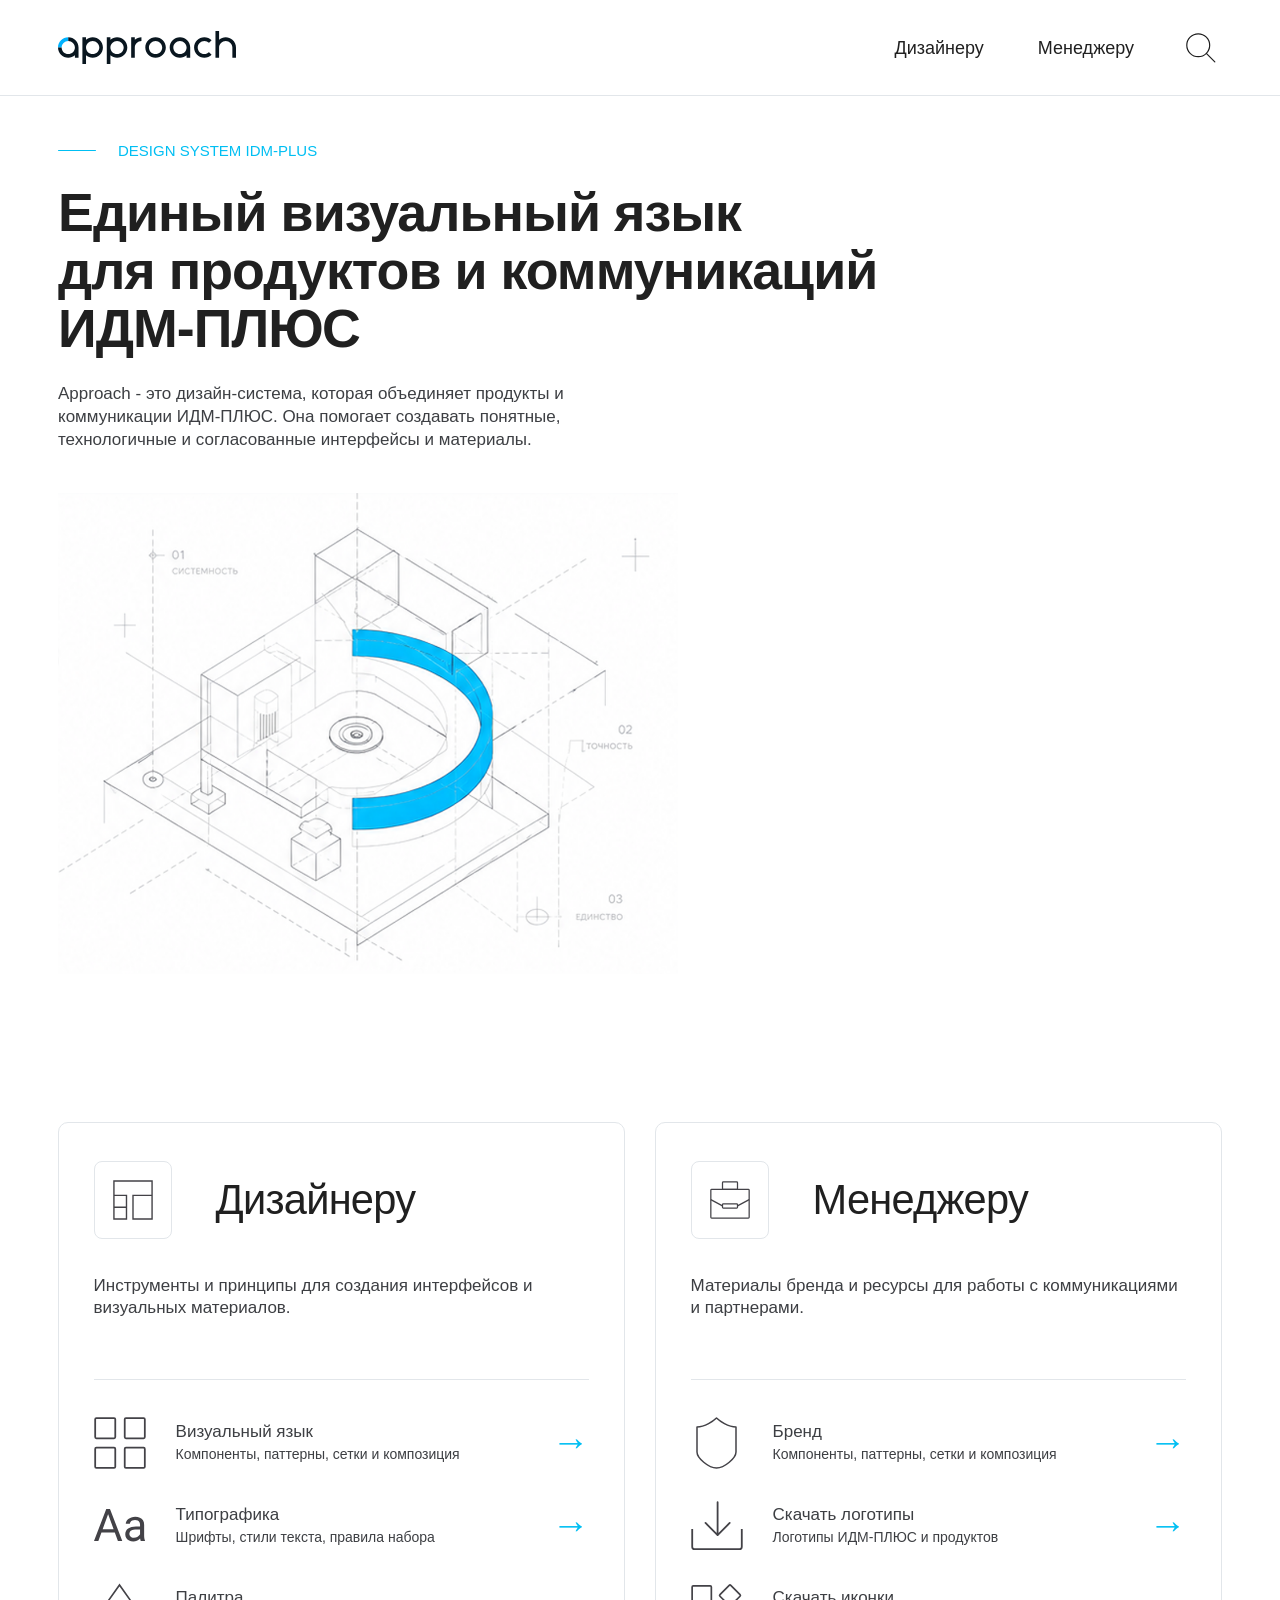
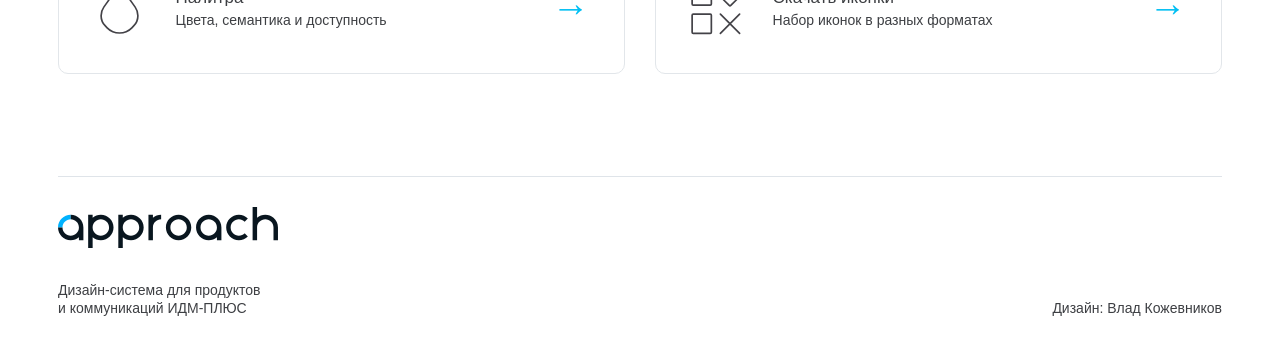
<file: index.html>
<!doctype html>
<html lang="ru">
  <head>
    <meta charset="utf-8" />
    <meta name="viewport" content="width=device-width, initial-scale=1" />
    <meta name="description" content="approach - дизайн-система ИДМ-ПЛЮС." />
    <title>approach - дизайн-система ИДМ-ПЛЮС</title>
    <link rel="stylesheet" href="styles.css" />
  </head>
  <body>
    <header class="site-header">
      <a class="site-logo" href="index.html" aria-label="approach">
        <img src="assets/approach-logo.svg" alt="approach" />
      </a>
      <nav class="top-nav" id="mainNavigation" aria-label="Основная навигация">
        <div class="nav-group">
          <a class="nav-trigger" href="visual-language.html">Дизайнеру</a>
          <div class="nav-dropdown" aria-label="Разделы для дизайнера">
            <a href="visual-language.html">Визуальный язык</a>
            <a href="typography.html">Типографика</a>
            <a href="colors.html">Палитра</a>
          </div>
        </div>
        <div class="nav-group">
          <a class="nav-trigger" href="brand.html">Менеджеру</a>
          <div class="nav-dropdown" aria-label="Разделы для менеджера">
            <a href="brand.html">Бренд</a>
            <a href="logos.html">Скачать логотипы</a>
            <a href="download-icons.html">Скачать иконки</a>
          </div>
        </div>
      </nav>
      <button class="menu-toggle" type="button" aria-label="Открыть меню" aria-expanded="false" aria-controls="mainNavigation"><span></span><span></span><span></span></button>
      <button class="search-toggle" type="button" aria-label="Открыть поиск"></button>
    </header>

    <main class="page">
      <section class="home-hero">
        <div class="hero-copy">
          <p class="kicker">Design system IDM-PLUS</p>
          <h1><span>Единый визуальный язык</span><span>для продуктов и коммуникаций</span><span>ИДМ-ПЛЮС</span></h1>
          <p class="lead">Approach - это дизайн-система, которая объединяет продукты и коммуникации ИДМ-ПЛЮС. Она помогает создавать понятные, технологичные и согласованные интерфейсы и материалы.</p>
        </div>
        <div class="hero-visual">
          <img src="assets/hero-banner.png" alt="" />
        </div>
      </section>

      <section class="home-cards" aria-label="Разделы дизайн-системы">
        <article class="role-card" id="designer">
          <div class="role-card-head">
            <span class="line-icon"><img src="assets/icon-layout.svg" alt="" /></span>
            <h2>Дизайнеру</h2>
          </div>
          <p>Инструменты и принципы для создания интерфейсов и визуальных материалов.</p>
          <div class="role-list">
            <a class="role-link" href="visual-language.html">
              <span class="mini-icon"><img src="assets/icon-grid.svg" alt="" /></span>
              <span><strong>Визуальный язык</strong><span>Компоненты, паттерны, сетки и композиция</span></span>
              <span class="arrow">→</span>
            </a>
            <a class="role-link" href="typography.html">
              <span class="mini-icon"><img src="assets/icon-aa.svg" alt="" /></span>
              <span><strong>Типографика</strong><span>Шрифты, стили текста, правила набора</span></span>
              <span class="arrow">→</span>
            </a>
            <a class="role-link" href="colors.html">
              <span class="mini-icon"><img src="assets/icon-palette.svg" alt="" /></span>
              <span><strong>Палитра</strong><span>Цвета, семантика и доступность</span></span>
              <span class="arrow">→</span>
            </a>
          </div>
        </article>

        <article class="role-card" id="manager">
          <div class="role-card-head">
            <span class="line-icon"><img src="assets/icon-briefcase.svg" alt="" /></span>
            <h2>Менеджеру</h2>
          </div>
          <p>Материалы бренда и ресурсы для работы с коммуникациями и партнерами.</p>
          <div class="role-list">
            <a class="role-link" href="brand.html">
              <span class="mini-icon"><img src="assets/icon-brand.svg" alt="" /></span>
              <span><strong>Бренд</strong><span>Компоненты, паттерны, сетки и композиция</span></span>
              <span class="arrow">→</span>
            </a>
            <a class="role-link" href="logos.html">
              <span class="mini-icon"><img src="assets/icon-download.svg" alt="" /></span>
              <span><strong>Скачать логотипы</strong><span>Логотипы ИДМ-ПЛЮС и продуктов</span></span>
              <span class="arrow">→</span>
            </a>
            <a class="role-link" href="download-icons.html">
              <span class="mini-icon"><img src="assets/icon-iconset.svg" alt="" /></span>
              <span><strong>Скачать иконки</strong><span>Набор иконок в разных форматах</span></span>
              <span class="arrow">→</span>
            </a>
          </div>
        </article>
      </section>

      <footer class="site-footer">
        <div>
          <a class="footer-logo" href="index.html" aria-label="approach">
            <img src="assets/approach-logo.svg" alt="approach" />
          </a>
          <p class="footer-text">Дизайн-система для продуктов<br />и коммуникаций ИДМ-ПЛЮС</p>
        </div>
        <p class="footer-credit">Дизайн: Влад Кожевников</p>
      </footer>
    </main>

    <div class="search-panel" aria-hidden="true">
      <button class="search-close" type="button" aria-label="Закрыть поиск">×</button>
      <div class="search-box">
        <input id="globalSearch" type="search" placeholder="Поиск по системе" autocomplete="off" />
      </div>
    </div>
    <script src="app.js"></script>
  </body>
</html>
</file>
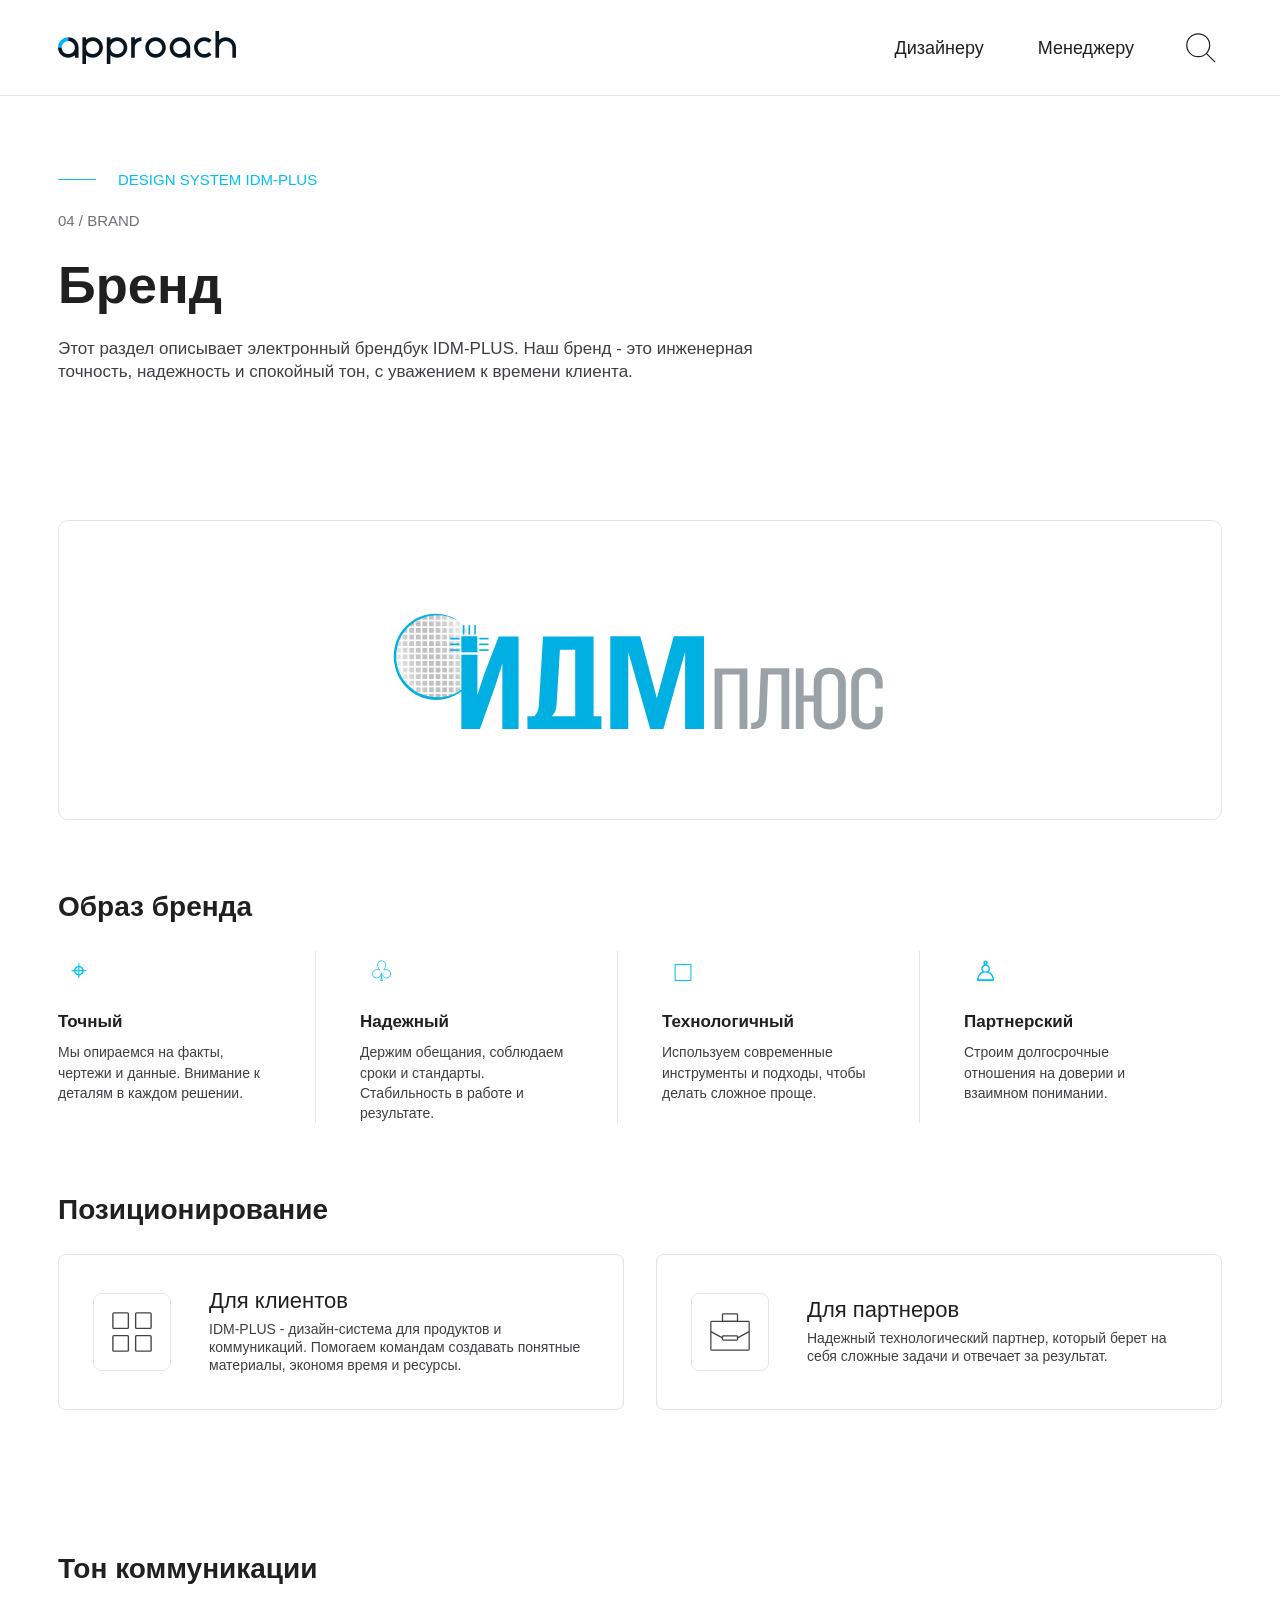
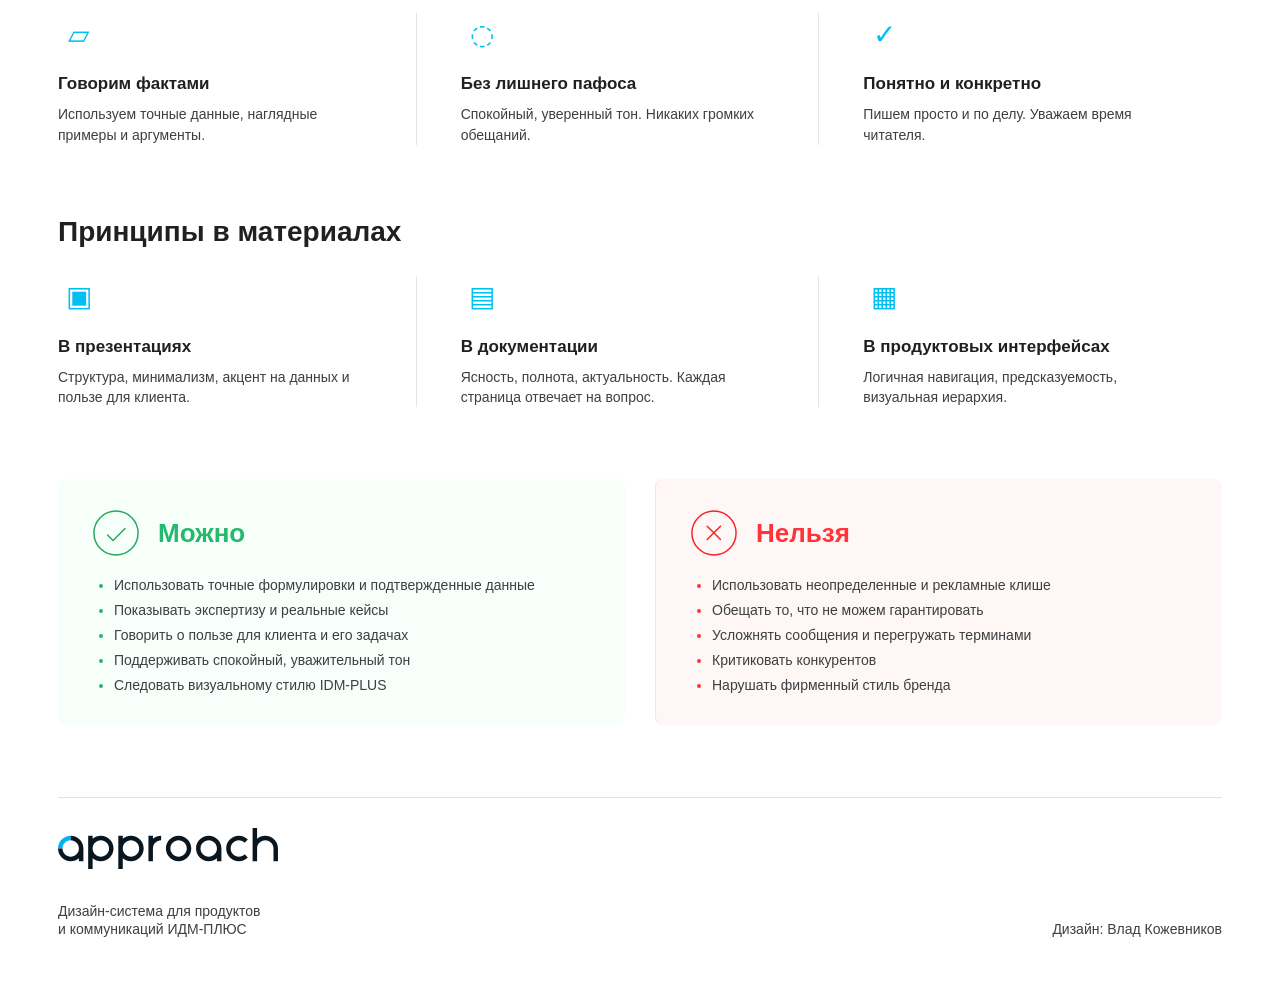
<file: brand.html>
<!doctype html>
<html lang="ru">
  <head>
    <meta charset="utf-8" />
    <meta name="viewport" content="width=device-width, initial-scale=1" />
    <title>Бренд - approach</title>
    <link rel="stylesheet" href="styles.css" />
  </head>
  <body>
    <header class="site-header">
      <a class="site-logo" href="index.html" aria-label="approach">
        <img src="assets/approach-logo.svg" alt="approach" />
      </a>
      <nav class="top-nav" id="mainNavigation" aria-label="Основная навигация">
        <div class="nav-group">
          <a class="nav-trigger" href="visual-language.html">Дизайнеру</a>
          <div class="nav-dropdown" aria-label="Разделы для дизайнера">
            <a href="visual-language.html">Визуальный язык</a>
            <a href="typography.html">Типографика</a>
            <a href="colors.html">Палитра</a>
          </div>
        </div>
        <div class="nav-group">
          <a class="nav-trigger" href="brand.html">Менеджеру</a>
          <div class="nav-dropdown" aria-label="Разделы для менеджера">
            <a href="brand.html">Бренд</a>
            <a href="logos.html">Скачать логотипы</a>
            <a href="download-icons.html">Скачать иконки</a>
          </div>
        </div>
      </nav>
      <button class="menu-toggle" type="button" aria-label="Открыть меню" aria-expanded="false" aria-controls="mainNavigation"><span></span><span></span><span></span></button>
      <button class="search-toggle" type="button" aria-label="Открыть поиск"></button>
    </header>

    <main class="page content-page brand-page">
      <section class="split-hero brand-hero">
        <div class="page-hero">
          <p class="kicker">Design system IDM-PLUS</p>
          <p class="section-kicker muted-kicker">04 / Brand</p>
          <h1>Бренд</h1>
          <p class="lead">Этот раздел описывает электронный брендбук IDM-PLUS. Наш бренд - это инженерная точность, надежность и спокойный тон, с уважением к времени клиента.</p>
        </div>
        <div class="brand-logo-stage"><img src="assets/idm-plus-ru.svg" alt="IDM-PLUS" /></div>
      </section>

      <section class="doc-section">
        <h2 class="section-title">Образ бренда</h2>
        <div class="feature-line">
          <article><span class="feature-icon">⌖</span><strong>Точный</strong><p>Мы опираемся на факты, чертежи и данные. Внимание к деталям в каждом решении.</p></article>
          <article><span class="feature-icon">♧</span><strong>Надежный</strong><p>Держим обещания, соблюдаем сроки и стандарты. Стабильность в работе и результате.</p></article>
          <article><span class="feature-icon">□</span><strong>Технологичный</strong><p>Используем современные инструменты и подходы, чтобы делать сложное проще.</p></article>
          <article><span class="feature-icon">♙</span><strong>Партнерский</strong><p>Строим долгосрочные отношения на доверии и взаимном понимании.</p></article>
        </div>
      </section>

      <section class="doc-section">
        <h2 class="section-title">Позиционирование</h2>
        <div class="info-pair">
          <article class="info-card"><span class="line-icon"><img src="assets/icon-grid.svg" alt="" /></span><div><h3>Для клиентов</h3><p>IDM-PLUS - дизайн-система для продуктов и коммуникаций. Помогаем командам создавать понятные материалы, экономя время и ресурсы.</p></div></article>
          <article class="info-card"><span class="line-icon"><img src="assets/icon-briefcase.svg" alt="" /></span><div><h3>Для партнеров</h3><p>Надежный технологический партнер, который берет на себя сложные задачи и отвечает за результат.</p></div></article>
        </div>
      </section>

      <section class="doc-section">
        <h2 class="section-title">Тон коммуникации</h2>
        <div class="feature-line three">
          <article><span class="feature-icon">▱</span><strong>Говорим фактами</strong><p>Используем точные данные, наглядные примеры и аргументы.</p></article>
          <article><span class="feature-icon">◌</span><strong>Без лишнего пафоса</strong><p>Спокойный, уверенный тон. Никаких громких обещаний.</p></article>
          <article><span class="feature-icon">✓</span><strong>Понятно и конкретно</strong><p>Пишем просто и по делу. Уважаем время читателя.</p></article>
        </div>
      </section>

      <section class="doc-section">
        <h2 class="section-title">Принципы в материалах</h2>
        <div class="feature-line three">
          <article><span class="feature-icon">▣</span><strong>В презентациях</strong><p>Структура, минимализм, акцент на данных и пользе для клиента.</p></article>
          <article><span class="feature-icon">▤</span><strong>В документации</strong><p>Ясность, полнота, актуальность. Каждая страница отвечает на вопрос.</p></article>
          <article><span class="feature-icon">▦</span><strong>В продуктовых интерфейсах</strong><p>Логичная навигация, предсказуемость, визуальная иерархия.</p></article>
        </div>
      </section>

      <section class="do-dont compact">
        <article class="do-card"><h3 class="do-title"><span class="status-icon"><img src="assets/icon-done.svg" alt="" /></span>Можно</h3><ul><li>Использовать точные формулировки и подтвержденные данные</li><li>Показывать экспертизу и реальные кейсы</li><li>Говорить о пользе для клиента и его задачах</li><li>Поддерживать спокойный, уважительный тон</li><li>Следовать визуальному стилю IDM-PLUS</li></ul></article>
        <article class="dont-card"><h3 class="dont-title"><span class="status-icon"><img src="assets/icon-note.svg" alt="" /></span>Нельзя</h3><ul><li>Использовать неопределенные и рекламные клише</li><li>Обещать то, что не можем гарантировать</li><li>Усложнять сообщения и перегружать терминами</li><li>Критиковать конкурентов</li><li>Нарушать фирменный стиль бренда</li></ul></article>
      </section>

      <footer class="site-footer">
        <div>
          <a class="footer-logo" href="index.html" aria-label="approach">
            <img src="assets/approach-logo.svg" alt="approach" />
          </a>
          <p class="footer-text">Дизайн-система для продуктов<br />и коммуникаций ИДМ-ПЛЮС</p>
        </div>
        <p class="footer-credit">Дизайн: Влад Кожевников</p>
      </footer>
    </main>

    <div class="search-panel" aria-hidden="true"><button class="search-close" type="button" aria-label="Закрыть поиск">×</button><div class="search-box"><input id="globalSearch" type="search" placeholder="Поиск по системе" autocomplete="off" /></div></div>
    <script src="app.js"></script>
  </body>
</html>
</file>
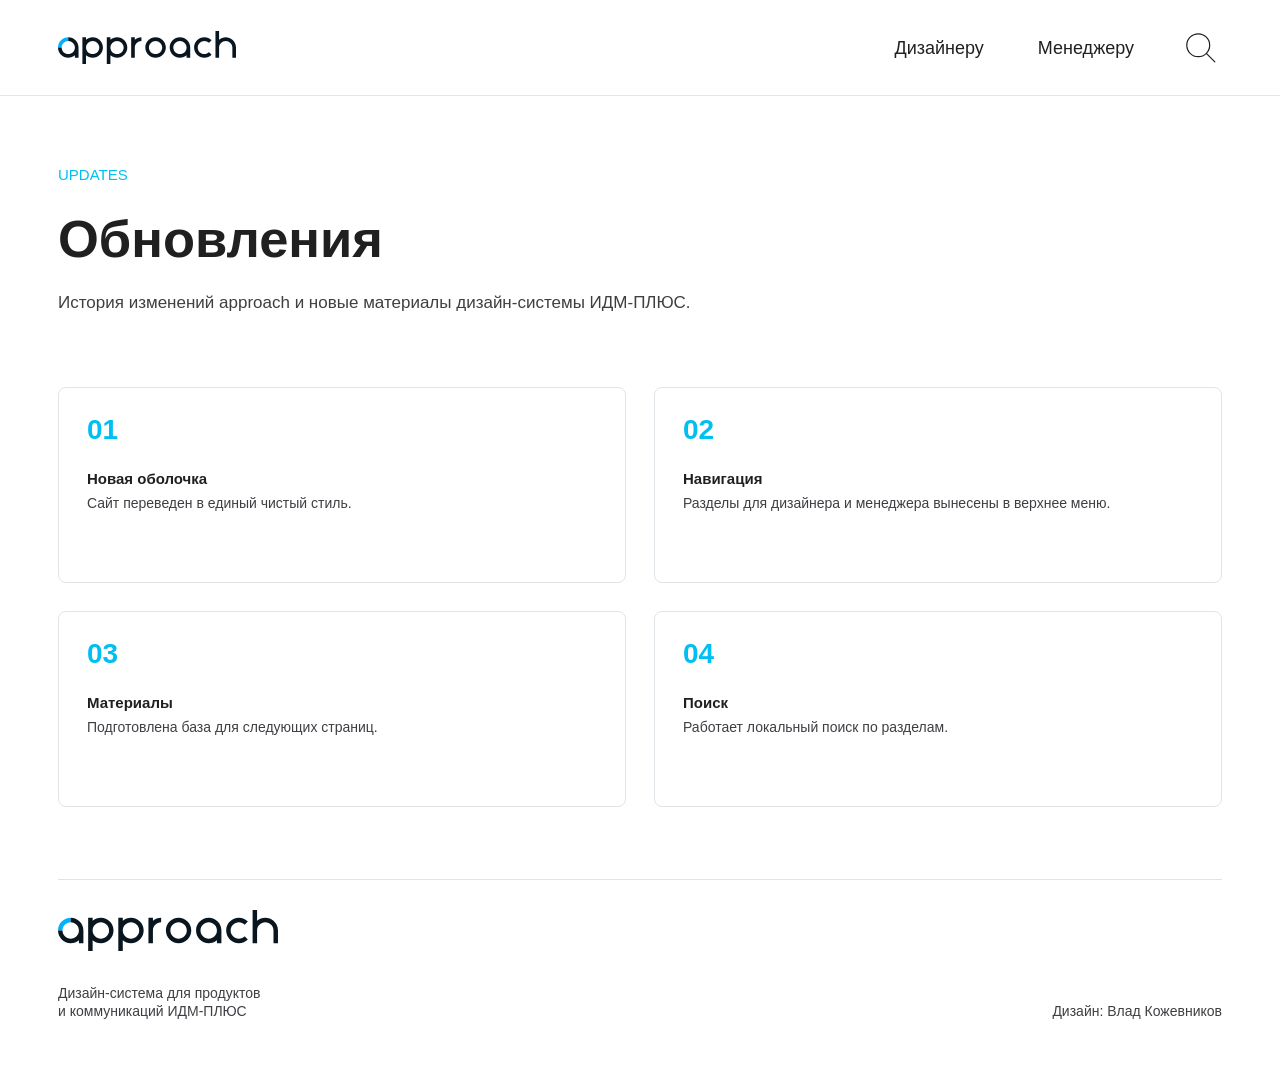
<file: changelog.html>
<!doctype html>
<html lang="ru">
  <head>
    <meta charset="utf-8" />
    <meta name="viewport" content="width=device-width, initial-scale=1" />
    <title>Обновления - approach</title>
    <link rel="stylesheet" href="styles.css" />
  </head>
  <body>
    <header class="site-header">
      <a class="site-logo" href="index.html" aria-label="approach">
        <img src="assets/approach-logo.svg" alt="approach" />
      </a>
      <nav class="top-nav" id="mainNavigation" aria-label="Основная навигация">
        <div class="nav-group">
          <a class="nav-trigger" href="visual-language.html">Дизайнеру</a>
          <div class="nav-dropdown" aria-label="Разделы для дизайнера">
            <a href="visual-language.html">Визуальный язык</a>
            <a href="typography.html">Типографика</a>
            <a href="colors.html">Палитра</a>
          </div>
        </div>
        <div class="nav-group">
          <a class="nav-trigger" href="brand.html">Менеджеру</a>
          <div class="nav-dropdown" aria-label="Разделы для менеджера">
            <a href="brand.html">Бренд</a>
            <a href="logos.html">Скачать логотипы</a>
            <a href="download-icons.html">Скачать иконки</a>
          </div>
        </div>
      </nav>
      <button class="menu-toggle" type="button" aria-label="Открыть меню" aria-expanded="false" aria-controls="mainNavigation"><span></span><span></span><span></span></button>
      <button class="search-toggle" type="button" aria-label="Открыть поиск"></button>
    </header>
    <main class="page content-page">
      <section class="page-hero">
        <p class="section-kicker">Updates</p>
        <h1>Обновления</h1>
        <p class="lead">История изменений approach и новые материалы дизайн-системы ИДМ-ПЛЮС.</p>
      </section>
      <section class="principles">
        <article class="principle-card"><span class="num">01</span><h3>Новая оболочка</h3><p>Сайт переведен в единый чистый стиль.</p></article>
        <article class="principle-card"><span class="num">02</span><h3>Навигация</h3><p>Разделы для дизайнера и менеджера вынесены в верхнее меню.</p></article>
        <article class="principle-card"><span class="num">03</span><h3>Материалы</h3><p>Подготовлена база для следующих страниц.</p></article>
        <article class="principle-card"><span class="num">04</span><h3>Поиск</h3><p>Работает локальный поиск по разделам.</p></article>
      </section>
      <footer class="site-footer">
        <div>
          <a class="footer-logo" href="index.html" aria-label="approach">
            <img src="assets/approach-logo.svg" alt="approach" />
          </a>
          <p class="footer-text">Дизайн-система для продуктов<br />и коммуникаций ИДМ-ПЛЮС</p>
        </div>
        <p class="footer-credit">Дизайн: Влад Кожевников</p>
      </footer>
    </main>
    <div class="search-panel" aria-hidden="true"><button class="search-close" type="button" aria-label="Закрыть поиск">×</button><div class="search-box"><input id="globalSearch" type="search" placeholder="Поиск по системе" autocomplete="off" /></div></div>
    <script src="app.js"></script>
  </body>
</html>
</file>
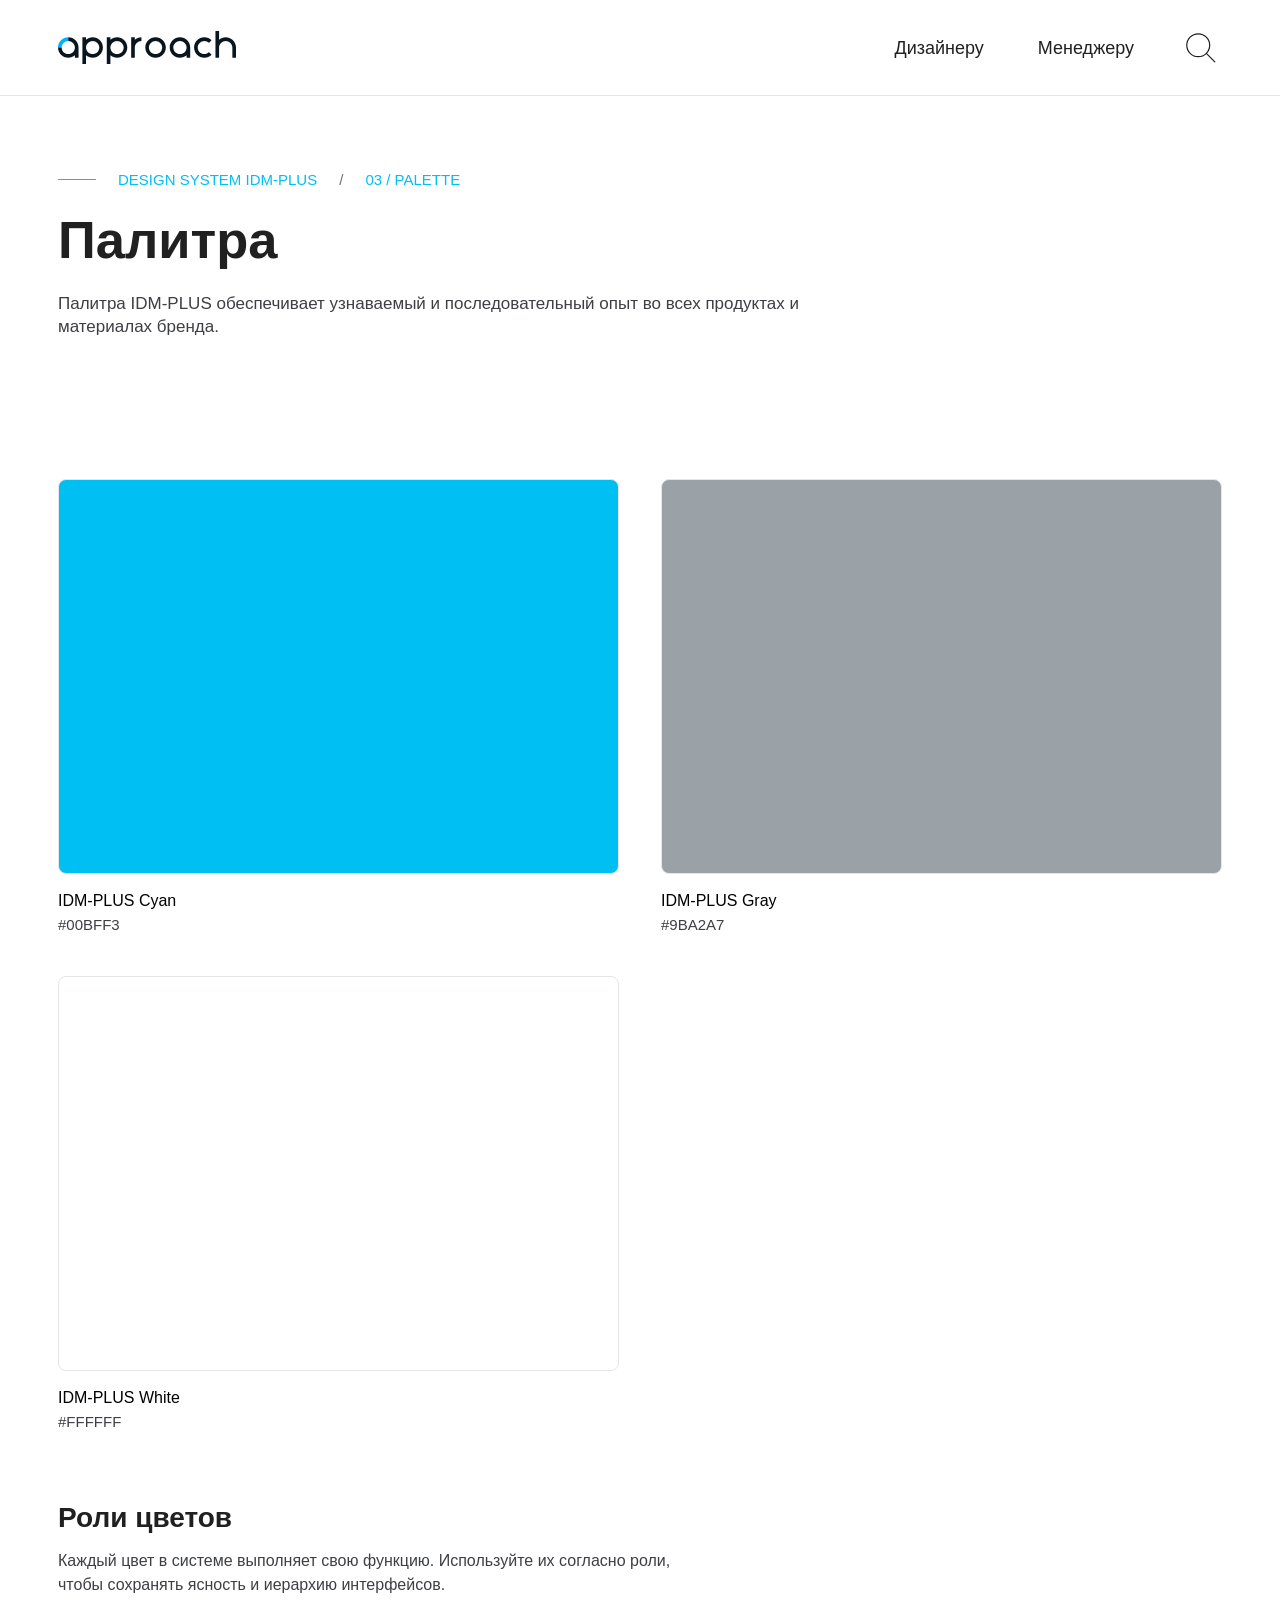
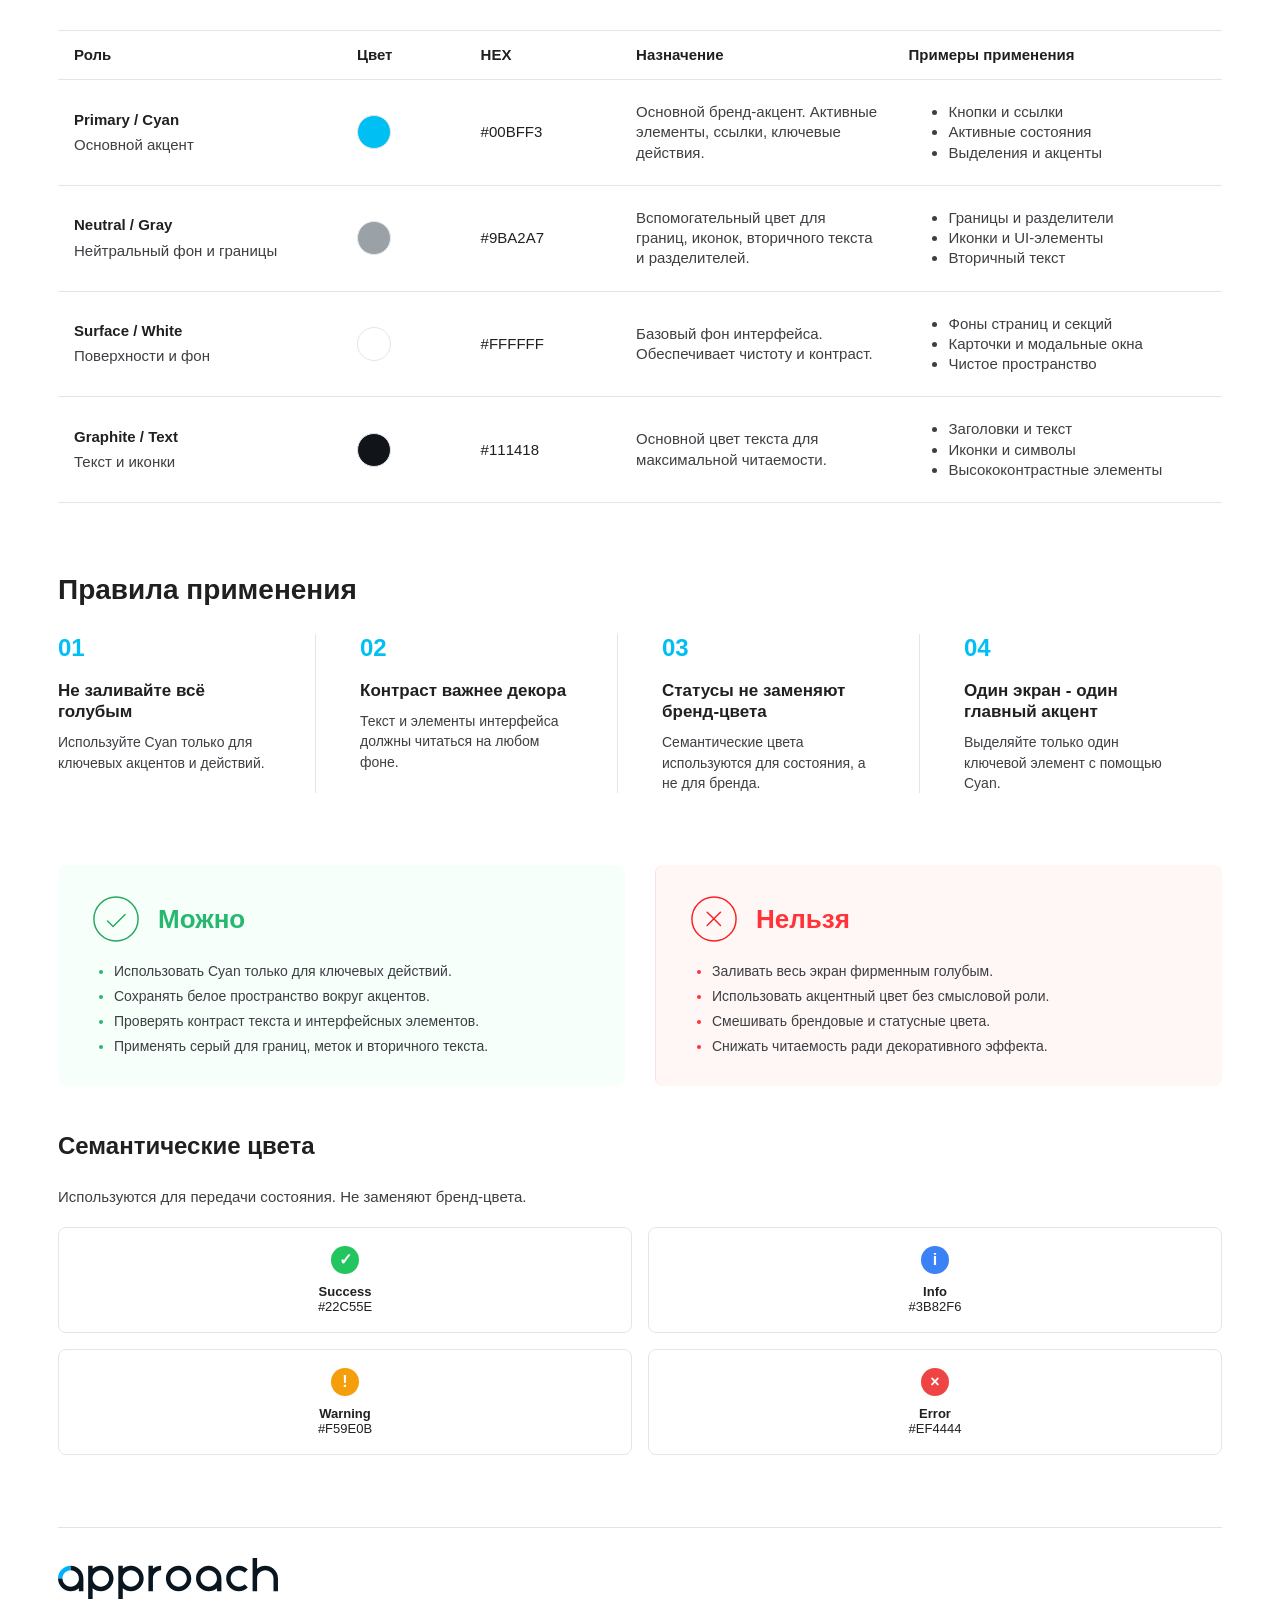
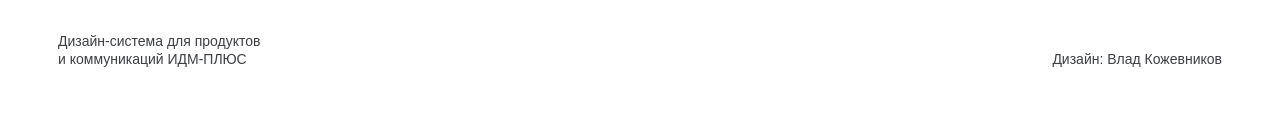
<file: colors.html>
<!doctype html>
<html lang="ru">
  <head>
    <meta charset="utf-8" />
    <meta name="viewport" content="width=device-width, initial-scale=1" />
    <title>Палитра - approach</title>
    <link rel="stylesheet" href="styles.css" />
  </head>
  <body>
    <header class="site-header">
      <a class="site-logo" href="index.html" aria-label="approach">
        <img src="assets/approach-logo.svg" alt="approach" />
      </a>
      <nav class="top-nav" id="mainNavigation" aria-label="Основная навигация">
        <div class="nav-group">
          <a class="nav-trigger" href="visual-language.html">Дизайнеру</a>
          <div class="nav-dropdown" aria-label="Разделы для дизайнера">
            <a href="visual-language.html">Визуальный язык</a>
            <a href="typography.html">Типографика</a>
            <a href="colors.html">Палитра</a>
          </div>
        </div>
        <div class="nav-group">
          <a class="nav-trigger" href="brand.html">Менеджеру</a>
          <div class="nav-dropdown" aria-label="Разделы для менеджера">
            <a href="brand.html">Бренд</a>
            <a href="logos.html">Скачать логотипы</a>
            <a href="download-icons.html">Скачать иконки</a>
          </div>
        </div>
      </nav>
      <button class="menu-toggle" type="button" aria-label="Открыть меню" aria-expanded="false" aria-controls="mainNavigation"><span></span><span></span><span></span></button>
      <button class="search-toggle" type="button" aria-label="Открыть поиск"></button>
    </header>

    <main class="page content-page palette-page">
      <section class="split-hero">
        <div class="page-hero">
          <p class="kicker">Design system IDM-PLUS <span>/</span> 03 / Palette</p>
          <h1>Палитра</h1>
          <p class="lead">Палитра IDM-PLUS обеспечивает узнаваемый и последовательный опыт во всех продуктах и материалах бренда.</p>
        </div>
        <div class="palette-preview">
          <button class="color-tile" data-copy="#00BFF3" type="button">
            <span class="color-fill cyan"></span>
            <strong>IDM-PLUS Cyan</strong>
            <span>#00BFF3</span>
          </button>
          <button class="color-tile" data-copy="#9BA2A7" type="button">
            <span class="color-fill gray"></span>
            <strong>IDM-PLUS Gray</strong>
            <span>#9BA2A7</span>
          </button>
          <button class="color-tile" data-copy="#FFFFFF" type="button">
            <span class="color-fill white"></span>
            <strong>IDM-PLUS White</strong>
            <span>#FFFFFF</span>
          </button>
        </div>
      </section>

      <section class="doc-section">
        <h2 class="section-title">Роли цветов</h2>
        <p class="section-lead">Каждый цвет в системе выполняет свою функцию. Используйте их согласно роли, чтобы сохранять ясность и иерархию интерфейсов.</p>
        <div class="color-table">
          <div class="color-row color-head">
            <span>Роль</span>
            <span>Цвет</span>
            <span>HEX</span>
            <span>Назначение</span>
            <span>Примеры применения</span>
          </div>
          <div class="color-row">
            <div><strong>Primary / Cyan</strong><span>Основной акцент</span></div>
            <span class="color-dot cyan"></span>
            <span>#00BFF3</span>
            <p>Основной бренд-акцент. Активные элементы, ссылки, ключевые действия.</p>
            <ul><li>Кнопки и ссылки</li><li>Активные состояния</li><li>Выделения и акценты</li></ul>
          </div>
          <div class="color-row">
            <div><strong>Neutral / Gray</strong><span>Нейтральный фон и границы</span></div>
            <span class="color-dot gray"></span>
            <span>#9BA2A7</span>
            <p>Вспомогательный цвет для границ, иконок, вторичного текста и разделителей.</p>
            <ul><li>Границы и разделители</li><li>Иконки и UI-элементы</li><li>Вторичный текст</li></ul>
          </div>
          <div class="color-row">
            <div><strong>Surface / White</strong><span>Поверхности и фон</span></div>
            <span class="color-dot white"></span>
            <span>#FFFFFF</span>
            <p>Базовый фон интерфейса. Обеспечивает чистоту и контраст.</p>
            <ul><li>Фоны страниц и секций</li><li>Карточки и модальные окна</li><li>Чистое пространство</li></ul>
          </div>
          <div class="color-row">
            <div><strong>Graphite / Text</strong><span>Текст и иконки</span></div>
            <span class="color-dot graphite"></span>
            <span>#111418</span>
            <p>Основной цвет текста для максимальной читаемости.</p>
            <ul><li>Заголовки и текст</li><li>Иконки и символы</li><li>Высококонтрастные элементы</li></ul>
          </div>
        </div>
      </section>

      <section class="doc-section">
        <h2 class="section-title">Правила применения</h2>
        <div class="principle-line">
          <article><span>01</span><h3>Не заливайте всё голубым</h3><p>Используйте Cyan только для ключевых акцентов и действий.</p></article>
          <article><span>02</span><h3>Контраст важнее декора</h3><p>Текст и элементы интерфейса должны читаться на любом фоне.</p></article>
          <article><span>03</span><h3>Статусы не заменяют бренд-цвета</h3><p>Семантические цвета используются для состояния, а не для бренда.</p></article>
          <article><span>04</span><h3>Один экран - один главный акцент</h3><p>Выделяйте только один ключевой элемент с помощью Cyan.</p></article>
        </div>
      </section>

      <section class="doc-two-col palette-bottom">
        <div class="do-dont compact">
          <article class="do-card">
            <h3 class="do-title"><span class="status-icon"><img src="assets/icon-done.svg" alt="" /></span>Можно</h3>
            <ul>
              <li>Использовать Cyan только для ключевых действий.</li>
              <li>Сохранять белое пространство вокруг акцентов.</li>
              <li>Проверять контраст текста и интерфейсных элементов.</li>
              <li>Применять серый для границ, меток и вторичного текста.</li>
            </ul>
          </article>
          <article class="dont-card">
            <h3 class="dont-title"><span class="status-icon"><img src="assets/icon-note.svg" alt="" /></span>Нельзя</h3>
            <ul>
              <li>Заливать весь экран фирменным голубым.</li>
              <li>Использовать акцентный цвет без смысловой роли.</li>
              <li>Смешивать брендовые и статусные цвета.</li>
              <li>Снижать читаемость ради декоративного эффекта.</li>
            </ul>
          </article>
        </div>
        <article class="demo-panel">
          <h2>Семантические цвета</h2>
          <p>Используются для передачи состояния. Не заменяют бренд-цвета.</p>
          <div class="status-grid">
            <span><b class="success">✓</b><strong>Success</strong><em>#22C55E</em></span>
            <span><b class="info">i</b><strong>Info</strong><em>#3B82F6</em></span>
            <span><b class="warning">!</b><strong>Warning</strong><em>#F59E0B</em></span>
            <span><b class="error">×</b><strong>Error</strong><em>#EF4444</em></span>
          </div>
        </article>
      </section>

      <footer class="site-footer">
        <div>
          <a class="footer-logo" href="index.html" aria-label="approach">
            <img src="assets/approach-logo.svg" alt="approach" />
          </a>
          <p class="footer-text">Дизайн-система для продуктов<br />и коммуникаций ИДМ-ПЛЮС</p>
        </div>
        <p class="footer-credit">Дизайн: Влад Кожевников</p>
      </footer>
    </main>

    <div class="search-panel" aria-hidden="true"><button class="search-close" type="button" aria-label="Закрыть поиск">×</button><div class="search-box"><input id="globalSearch" type="search" placeholder="Поиск по системе" autocomplete="off" /></div></div>
    <script src="app.js"></script>
  </body>
</html>
</file>
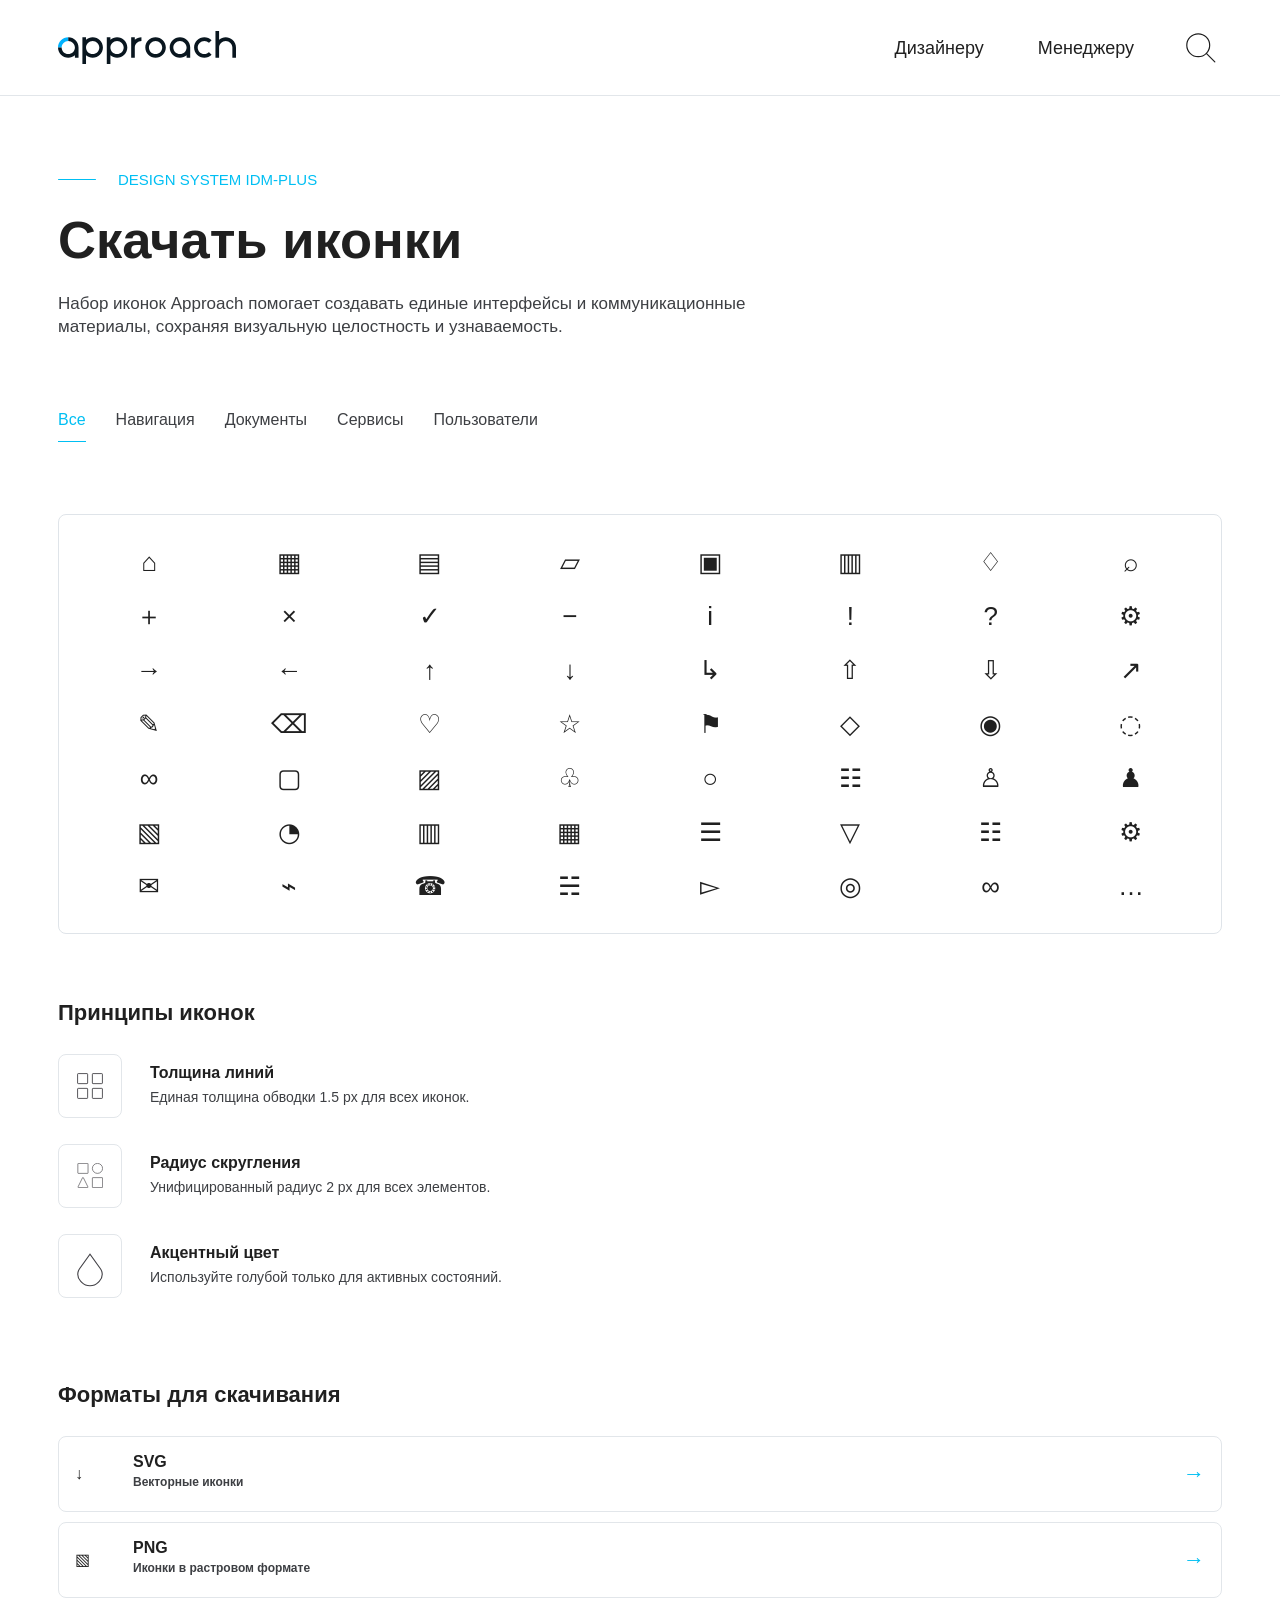
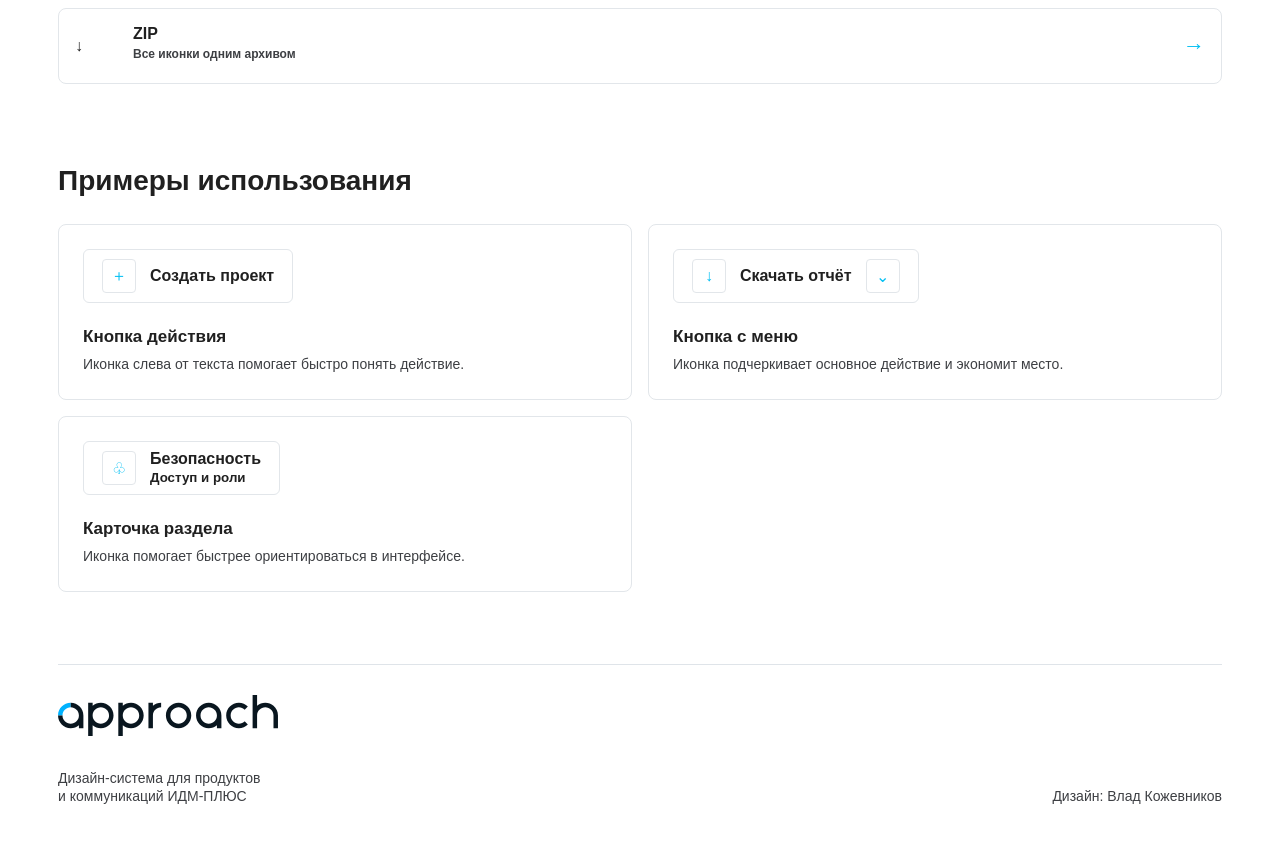
<file: download-icons.html>
<!doctype html>
<html lang="ru">
  <head>
    <meta charset="utf-8" />
    <meta name="viewport" content="width=device-width, initial-scale=1" />
    <title>Скачать иконки - approach</title>
    <link rel="stylesheet" href="styles.css" />
  </head>
  <body>
    <header class="site-header">
      <a class="site-logo" href="index.html" aria-label="approach">
        <img src="assets/approach-logo.svg" alt="approach" />
      </a>
      <nav class="top-nav" id="mainNavigation" aria-label="Основная навигация">
        <div class="nav-group">
          <a class="nav-trigger" href="visual-language.html">Дизайнеру</a>
          <div class="nav-dropdown" aria-label="Разделы для дизайнера">
            <a href="visual-language.html">Визуальный язык</a>
            <a href="typography.html">Типографика</a>
            <a href="colors.html">Палитра</a>
          </div>
        </div>
        <div class="nav-group">
          <a class="nav-trigger" href="brand.html">Менеджеру</a>
          <div class="nav-dropdown" aria-label="Разделы для менеджера">
            <a href="brand.html">Бренд</a>
            <a href="logos.html">Скачать логотипы</a>
            <a href="download-icons.html">Скачать иконки</a>
          </div>
        </div>
      </nav>
      <button class="menu-toggle" type="button" aria-label="Открыть меню" aria-expanded="false" aria-controls="mainNavigation"><span></span><span></span><span></span></button>
      <button class="search-toggle" type="button" aria-label="Открыть поиск"></button>
    </header>

    <main class="page content-page icons-page">
      <section class="download-layout">
        <div>
          <section class="page-hero">
            <p class="kicker">Design system IDM-PLUS</p>
            <h1>Скачать иконки</h1>
            <p class="lead">Набор иконок Approach помогает создавать единые интерфейсы и коммуникационные материалы, сохраняя визуальную целостность и узнаваемость.</p>
          </section>
          <section class="tabs-line" aria-label="Категории иконок">
            <button class="active" type="button" data-icon-filter="all">Все</button><button type="button" data-icon-filter="nav">Навигация</button><button type="button" data-icon-filter="docs">Документы</button><button type="button" data-icon-filter="services">Сервисы</button><button type="button" data-icon-filter="users">Пользователи</button>
          </section>
          <section class="icon-catalog" aria-label="Каталог иконок">
            <span data-category="nav">⌂</span><span data-category="nav">▦</span><span data-category="docs">▤</span><span data-category="docs">▱</span><span data-category="services">▣</span><span data-category="services">▥</span><span data-category="nav">♢</span><span data-category="nav">⌕</span>
            <span data-category="nav">＋</span><span data-category="nav">×</span><span data-category="nav">✓</span><span data-category="nav">−</span><span data-category="services">i</span><span data-category="services">!</span><span data-category="services">?</span><span data-category="services">⚙</span>
            <span data-category="nav">→</span><span data-category="nav">←</span><span data-category="nav">↑</span><span data-category="nav">↓</span><span data-category="nav">↳</span><span data-category="services">⇧</span><span data-category="services">⇩</span><span data-category="nav">↗</span>
            <span data-category="docs">✎</span><span data-category="docs">⌫</span><span data-category="nav">♡</span><span data-category="nav">☆</span><span data-category="docs">⚑</span><span data-category="services">◇</span><span data-category="services">◉</span><span data-category="services">◌</span>
            <span data-category="services">∞</span><span data-category="services">▢</span><span data-category="docs">▨</span><span data-category="services">♧</span><span data-category="users">○</span><span data-category="users">☷</span><span data-category="users">♙</span><span data-category="users">♟</span>
            <span data-category="docs">▧</span><span data-category="services">◔</span><span data-category="docs">▥</span><span data-category="docs">▦</span><span data-category="docs">☰</span><span data-category="services">▽</span><span data-category="services">☷</span><span data-category="services">⚙</span>
            <span data-category="docs">✉</span><span data-category="services">⌁</span><span data-category="services">☎</span><span data-category="docs">☵</span><span data-category="services">▻</span><span data-category="services">◎</span><span data-category="services">∞</span><span data-category="nav">…</span>
          </section>
        </div>

        <aside class="download-aside">
          <section>
            <h2>Принципы иконок</h2>
            <article><span class="line-icon"><img src="assets/icon-grid.svg" alt="" /></span><div><strong>Толщина линий</strong><p>Единая толщина обводки 1.5 px для всех иконок.</p></div></article>
            <article><span class="line-icon"><img src="assets/icon-forms.svg" alt="" /></span><div><strong>Радиус скругления</strong><p>Унифицированный радиус 2 px для всех элементов.</p></div></article>
            <article><span class="line-icon accent"><img src="assets/icon-palette.svg" alt="" /></span><div><strong>Акцентный цвет</strong><p>Используйте голубой только для активных состояний.</p></div></article>
          </section>
          <section>
            <h2>Форматы для скачивания</h2>
            <a class="download-link" href="assets/icon-grid.svg" download><span>↓</span><strong>SVG<small>Векторные иконки</small></strong><em>→</em></a>
            <a class="download-link" href="assets/icon-grid.svg" download><span>▧</span><strong>PNG<small>Иконки в растровом формате</small></strong><em>→</em></a>
            <a class="download-link" href="assets/icon-grid.svg" download><span>↓</span><strong>ZIP<small>Все иконки одним архивом</small></strong><em>→</em></a>
          </section>
        </aside>
      </section>

      <section class="doc-section">
        <h2 class="section-title">Примеры использования</h2>
        <div class="example-grid">
          <article><div class="example-control"><button>＋</button><strong>Создать проект</strong></div><h3>Кнопка действия</h3><p>Иконка слева от текста помогает быстро понять действие.</p></article>
          <article><div class="example-control"><button>↓</button><strong>Скачать отчёт</strong><button>⌄</button></div><h3>Кнопка с меню</h3><p>Иконка подчеркивает основное действие и экономит место.</p></article>
          <article><div class="example-control"><button>♧</button><strong>Безопасность<br /><small>Доступ и роли</small></strong></div><h3>Карточка раздела</h3><p>Иконка помогает быстрее ориентироваться в интерфейсе.</p></article>
        </div>
      </section>

      <footer class="site-footer">
        <div>
          <a class="footer-logo" href="index.html" aria-label="approach">
            <img src="assets/approach-logo.svg" alt="approach" />
          </a>
          <p class="footer-text">Дизайн-система для продуктов<br />и коммуникаций ИДМ-ПЛЮС</p>
        </div>
        <p class="footer-credit">Дизайн: Влад Кожевников</p>
      </footer>
    </main>

    <div class="search-panel" aria-hidden="true"><button class="search-close" type="button" aria-label="Закрыть поиск">×</button><div class="search-box"><input id="globalSearch" type="search" placeholder="Поиск по системе" autocomplete="off" /></div></div>
    <script src="app.js"></script>
  </body>
</html>
</file>
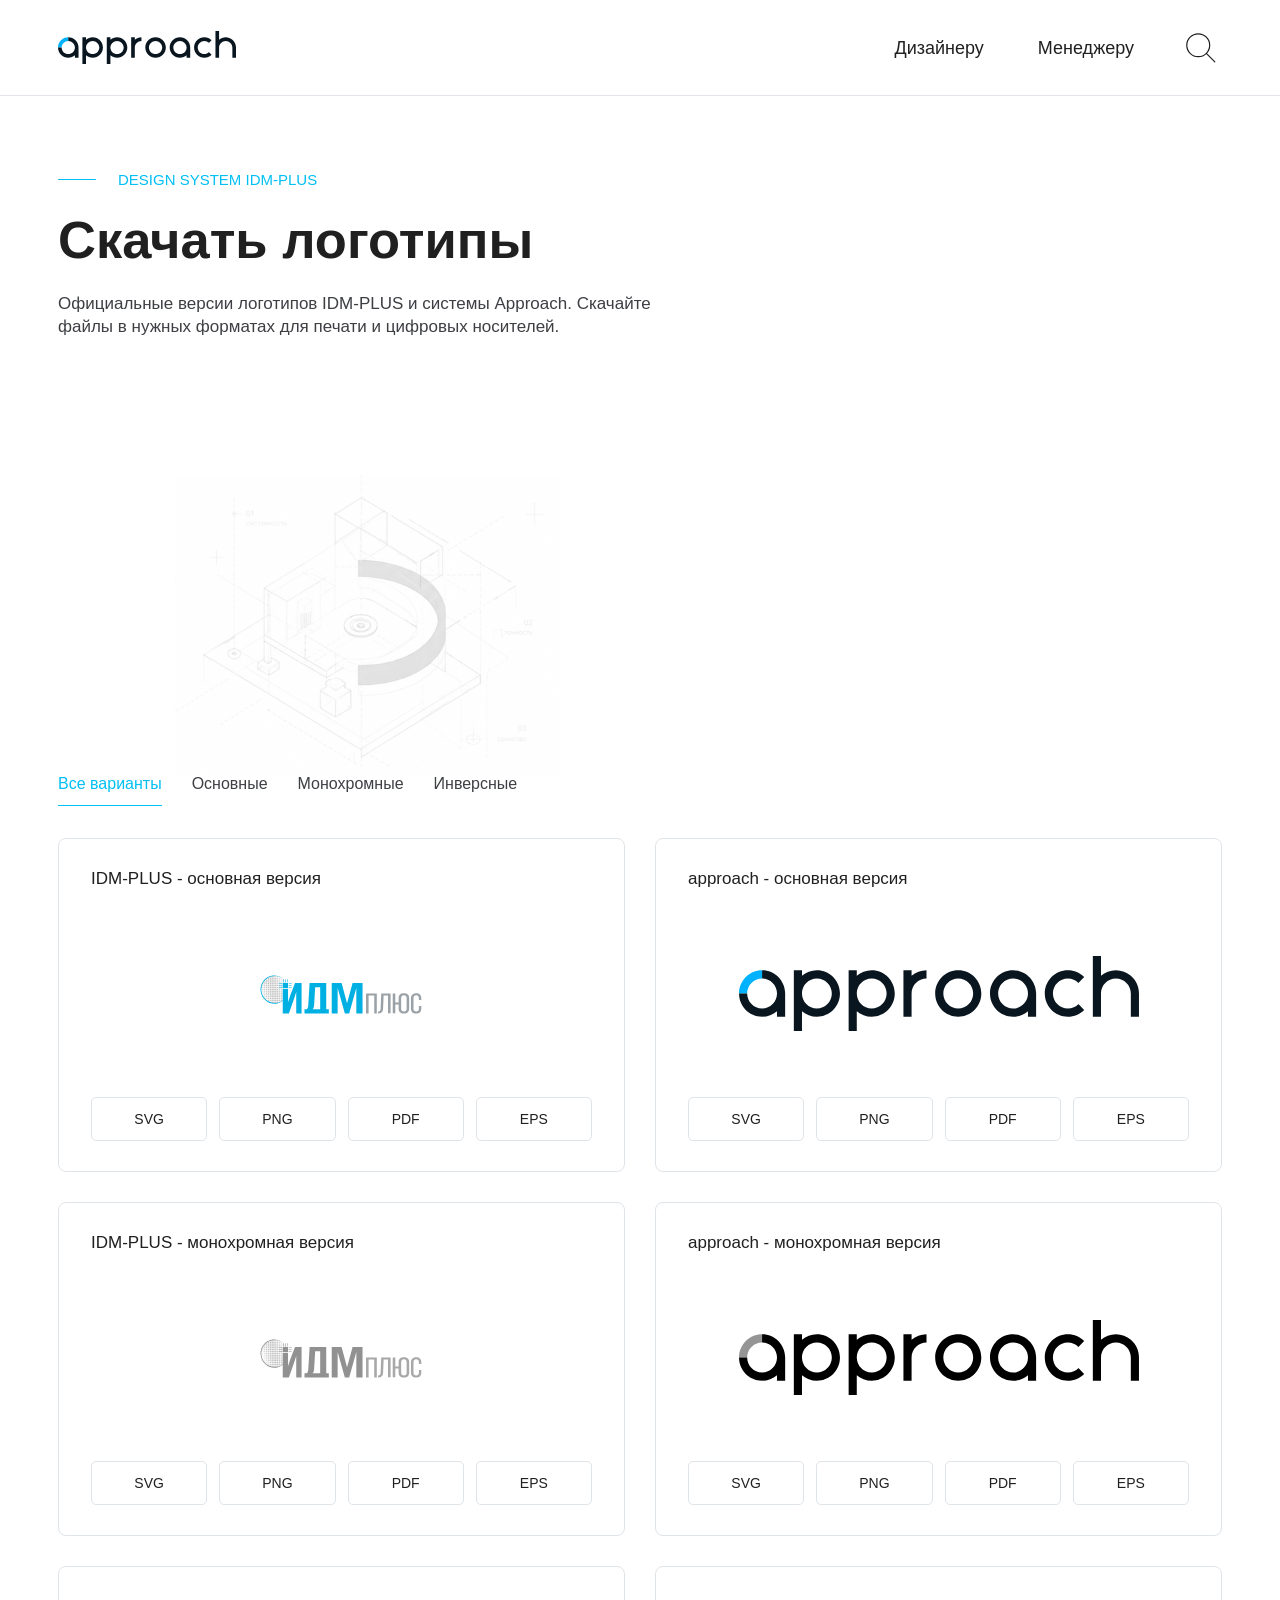
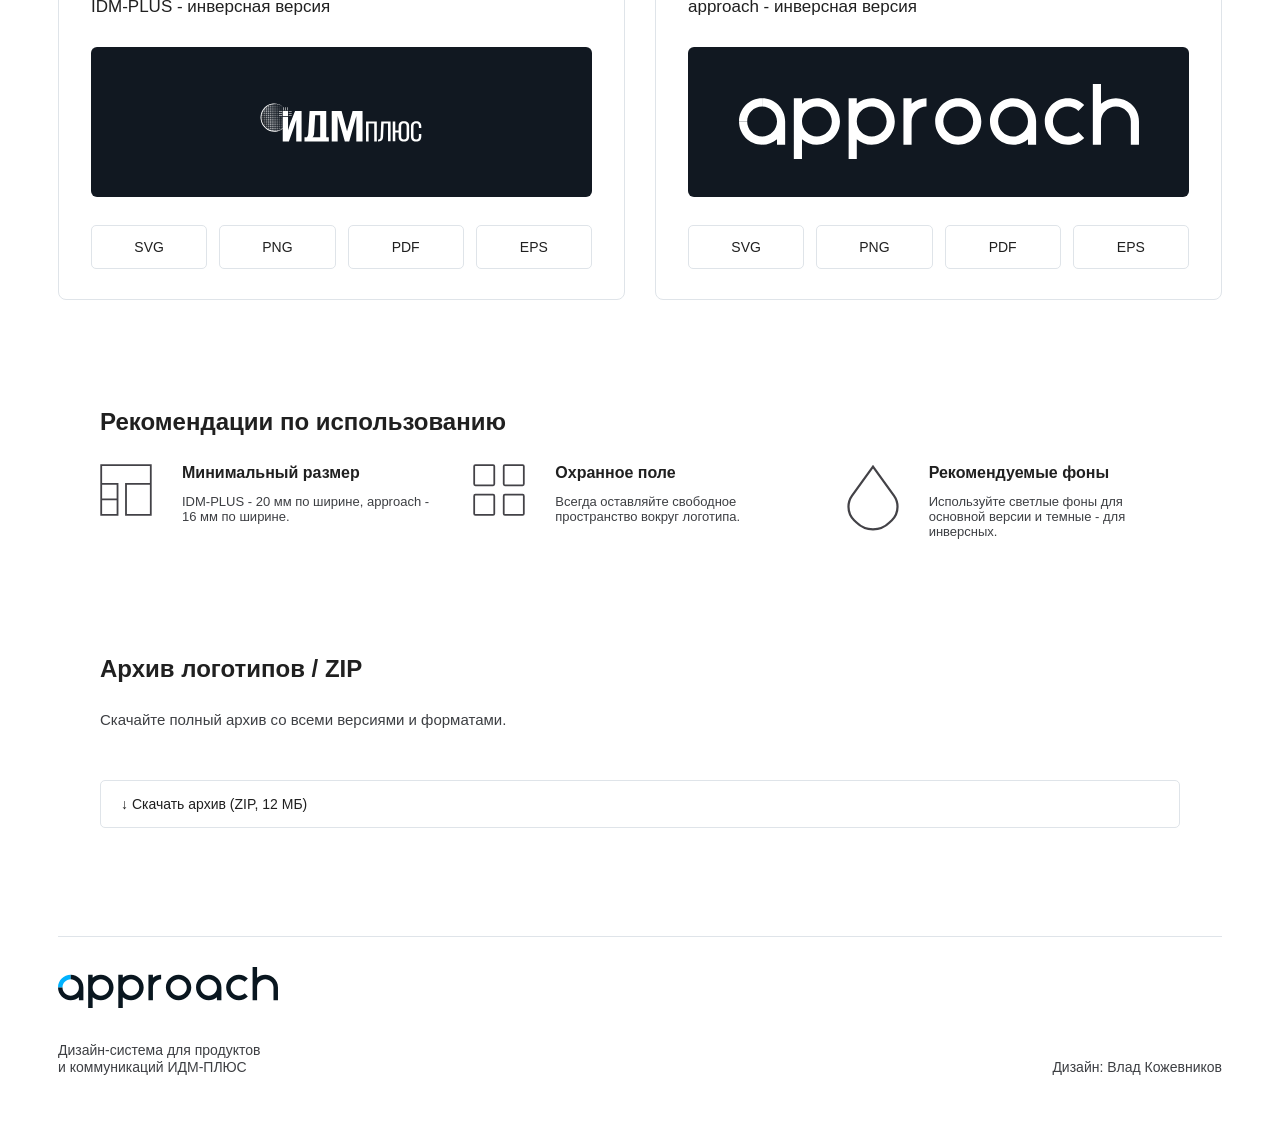
<file: logos.html>
<!doctype html>
<html lang="ru">
  <head>
    <meta charset="utf-8" />
    <meta name="viewport" content="width=device-width, initial-scale=1" />
    <title>Скачать логотипы - approach</title>
    <link rel="stylesheet" href="styles.css" />
  </head>
  <body>
    <header class="site-header">
      <a class="site-logo" href="index.html" aria-label="approach">
        <img src="assets/approach-logo.svg" alt="approach" />
      </a>
      <nav class="top-nav" id="mainNavigation" aria-label="Основная навигация">
        <div class="nav-group">
          <a class="nav-trigger" href="visual-language.html">Дизайнеру</a>
          <div class="nav-dropdown" aria-label="Разделы для дизайнера">
            <a href="visual-language.html">Визуальный язык</a>
            <a href="typography.html">Типографика</a>
            <a href="colors.html">Палитра</a>
          </div>
        </div>
        <div class="nav-group">
          <a class="nav-trigger" href="brand.html">Менеджеру</a>
          <div class="nav-dropdown" aria-label="Разделы для менеджера">
            <a href="brand.html">Бренд</a>
            <a href="logos.html">Скачать логотипы</a>
            <a href="download-icons.html">Скачать иконки</a>
          </div>
        </div>
      </nav>
      <button class="menu-toggle" type="button" aria-label="Открыть меню" aria-expanded="false" aria-controls="mainNavigation"><span></span><span></span><span></span></button>
      <button class="search-toggle" type="button" aria-label="Открыть поиск"></button>
    </header>

    <main class="page content-page logos-page">
      <section class="split-hero logo-hero">
        <div class="page-hero">
          <p class="kicker">Design system IDM-PLUS</p>
          <h1>Скачать логотипы</h1>
          <p class="lead">Официальные версии логотипов IDM-PLUS и системы Approach. Скачайте файлы в нужных форматах для печати и цифровых носителей.</p>
        </div>
        <div class="hero-mark"><img src="assets/hero-banner.png" alt="" /></div>
      </section>

      <section class="tabs-line" aria-label="Фильтр логотипов">
        <button class="active" type="button" data-filter="all">Все варианты</button>
        <button type="button" data-filter="base">Основные</button>
        <button type="button" data-filter="mono">Монохромные</button>
        <button type="button" data-filter="inverse">Инверсные</button>
      </section>

      <section class="logo-grid">
        <article class="logo-card" data-variant="base"><h3>IDM-PLUS - основная версия</h3><div class="logo-preview"><img src="assets/idm-plus-ru.svg" alt="IDM-PLUS" /></div><div class="format-row"><a href="assets/idm-plus-ru.svg" download>SVG</a><a href="assets/idm-plus-ru.svg" download>PNG</a><a href="assets/idm-plus-ru.svg" download>PDF</a><a href="assets/idm-plus-ru.svg" download>EPS</a></div></article>
        <article class="logo-card" data-variant="base"><h3>approach - основная версия</h3><div class="logo-preview"><img src="assets/approach-logo.svg" alt="approach" /></div><div class="format-row"><a href="assets/approach-logo.svg" download>SVG</a><a href="assets/approach-logo.svg" download>PNG</a><a href="assets/approach-logo.svg" download>PDF</a><a href="assets/approach-logo.svg" download>EPS</a></div></article>
        <article class="logo-card" data-variant="mono"><h3>IDM-PLUS - монохромная версия</h3><div class="logo-preview mono"><img src="assets/idm-plus-ru.svg" alt="IDM-PLUS" /></div><div class="format-row"><a href="assets/idm-plus-ru.svg" download>SVG</a><a href="assets/idm-plus-ru.svg" download>PNG</a><a href="assets/idm-plus-ru.svg" download>PDF</a><a href="assets/idm-plus-ru.svg" download>EPS</a></div></article>
        <article class="logo-card" data-variant="mono"><h3>approach - монохромная версия</h3><div class="logo-preview mono"><img src="assets/approach-logo.svg" alt="approach" /></div><div class="format-row"><a href="assets/approach-logo.svg" download>SVG</a><a href="assets/approach-logo.svg" download>PNG</a><a href="assets/approach-logo.svg" download>PDF</a><a href="assets/approach-logo.svg" download>EPS</a></div></article>
        <article class="logo-card" data-variant="inverse"><h3>IDM-PLUS - инверсная версия</h3><div class="logo-preview inverse"><img src="assets/idm-plus-ru.svg" alt="IDM-PLUS" /></div><div class="format-row"><a href="assets/idm-plus-ru.svg" download>SVG</a><a href="assets/idm-plus-ru.svg" download>PNG</a><a href="assets/idm-plus-ru.svg" download>PDF</a><a href="assets/idm-plus-ru.svg" download>EPS</a></div></article>
        <article class="logo-card" data-variant="inverse"><h3>approach - инверсная версия</h3><div class="logo-preview inverse"><img src="assets/approach-logo.svg" alt="approach" /></div><div class="format-row"><a href="assets/approach-logo.svg" download>SVG</a><a href="assets/approach-logo.svg" download>PNG</a><a href="assets/approach-logo.svg" download>PDF</a><a href="assets/approach-logo.svg" download>EPS</a></div></article>
      </section>

      <section class="doc-two-col">
        <article class="demo-panel usage-panel">
          <h2>Рекомендации по использованию</h2>
          <div class="usage-grid">
            <div><span class="mini-icon"><img src="assets/icon-layout.svg" alt="" /></span><strong>Минимальный размер</strong><p>IDM-PLUS - 20 мм по ширине, approach - 16 мм по ширине.</p></div>
            <div><span class="mini-icon"><img src="assets/icon-grid.svg" alt="" /></span><strong>Охранное поле</strong><p>Всегда оставляйте свободное пространство вокруг логотипа.</p></div>
            <div><span class="mini-icon"><img src="assets/icon-palette.svg" alt="" /></span><strong>Рекомендуемые фоны</strong><p>Используйте светлые фоны для основной версии и темные - для инверсных.</p></div>
          </div>
        </article>
        <article class="demo-panel archive-panel">
          <h2>Архив логотипов / ZIP</h2>
          <p>Скачайте полный архив со всеми версиями и форматами.</p>
          <a class="download-wide" href="assets/idm-plus-ru.svg" download>↓ Скачать архив (ZIP, 12 МБ)</a>
        </article>
      </section>

      <footer class="site-footer">
        <div>
          <a class="footer-logo" href="index.html" aria-label="approach">
            <img src="assets/approach-logo.svg" alt="approach" />
          </a>
          <p class="footer-text">Дизайн-система для продуктов<br />и коммуникаций ИДМ-ПЛЮС</p>
        </div>
        <p class="footer-credit">Дизайн: Влад Кожевников</p>
      </footer>
    </main>

    <div class="search-panel" aria-hidden="true"><button class="search-close" type="button" aria-label="Закрыть поиск">×</button><div class="search-box"><input id="globalSearch" type="search" placeholder="Поиск по системе" autocomplete="off" /></div></div>
    <script src="app.js"></script>
  </body>
</html>
</file>
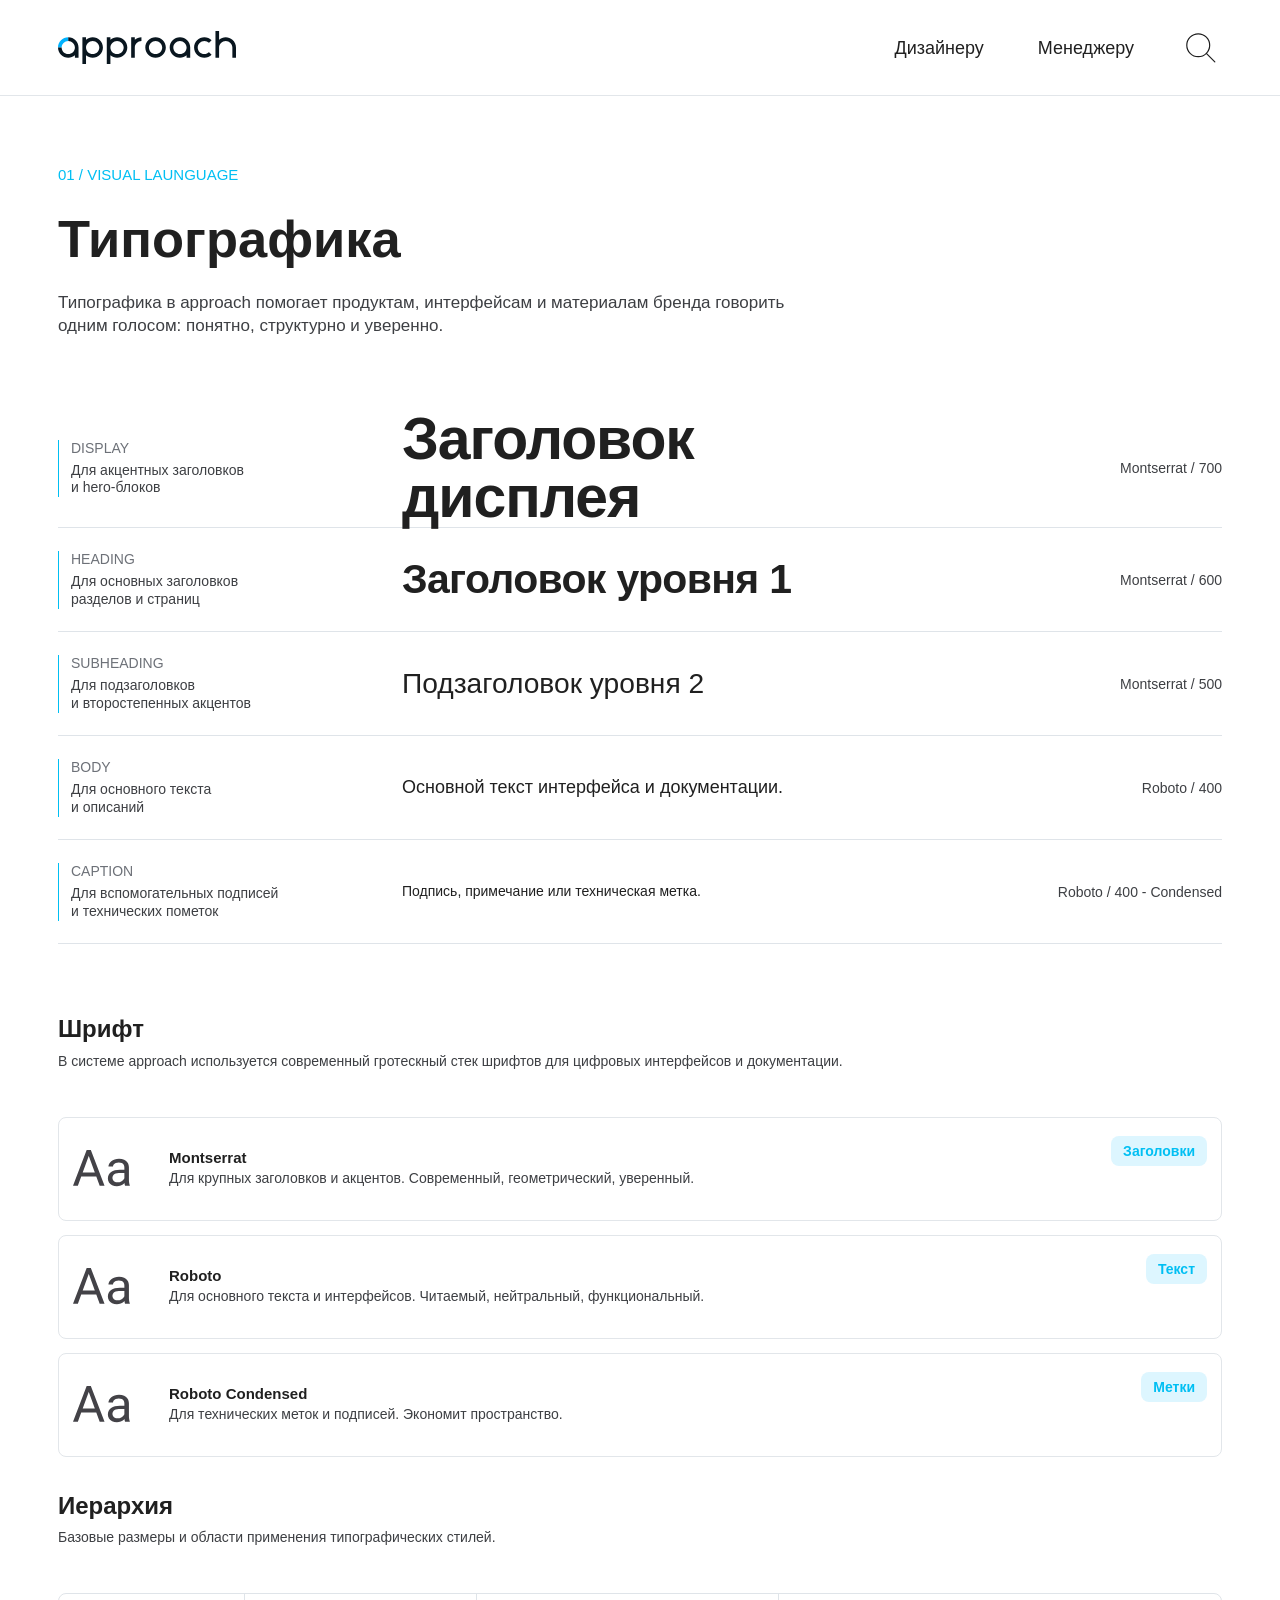
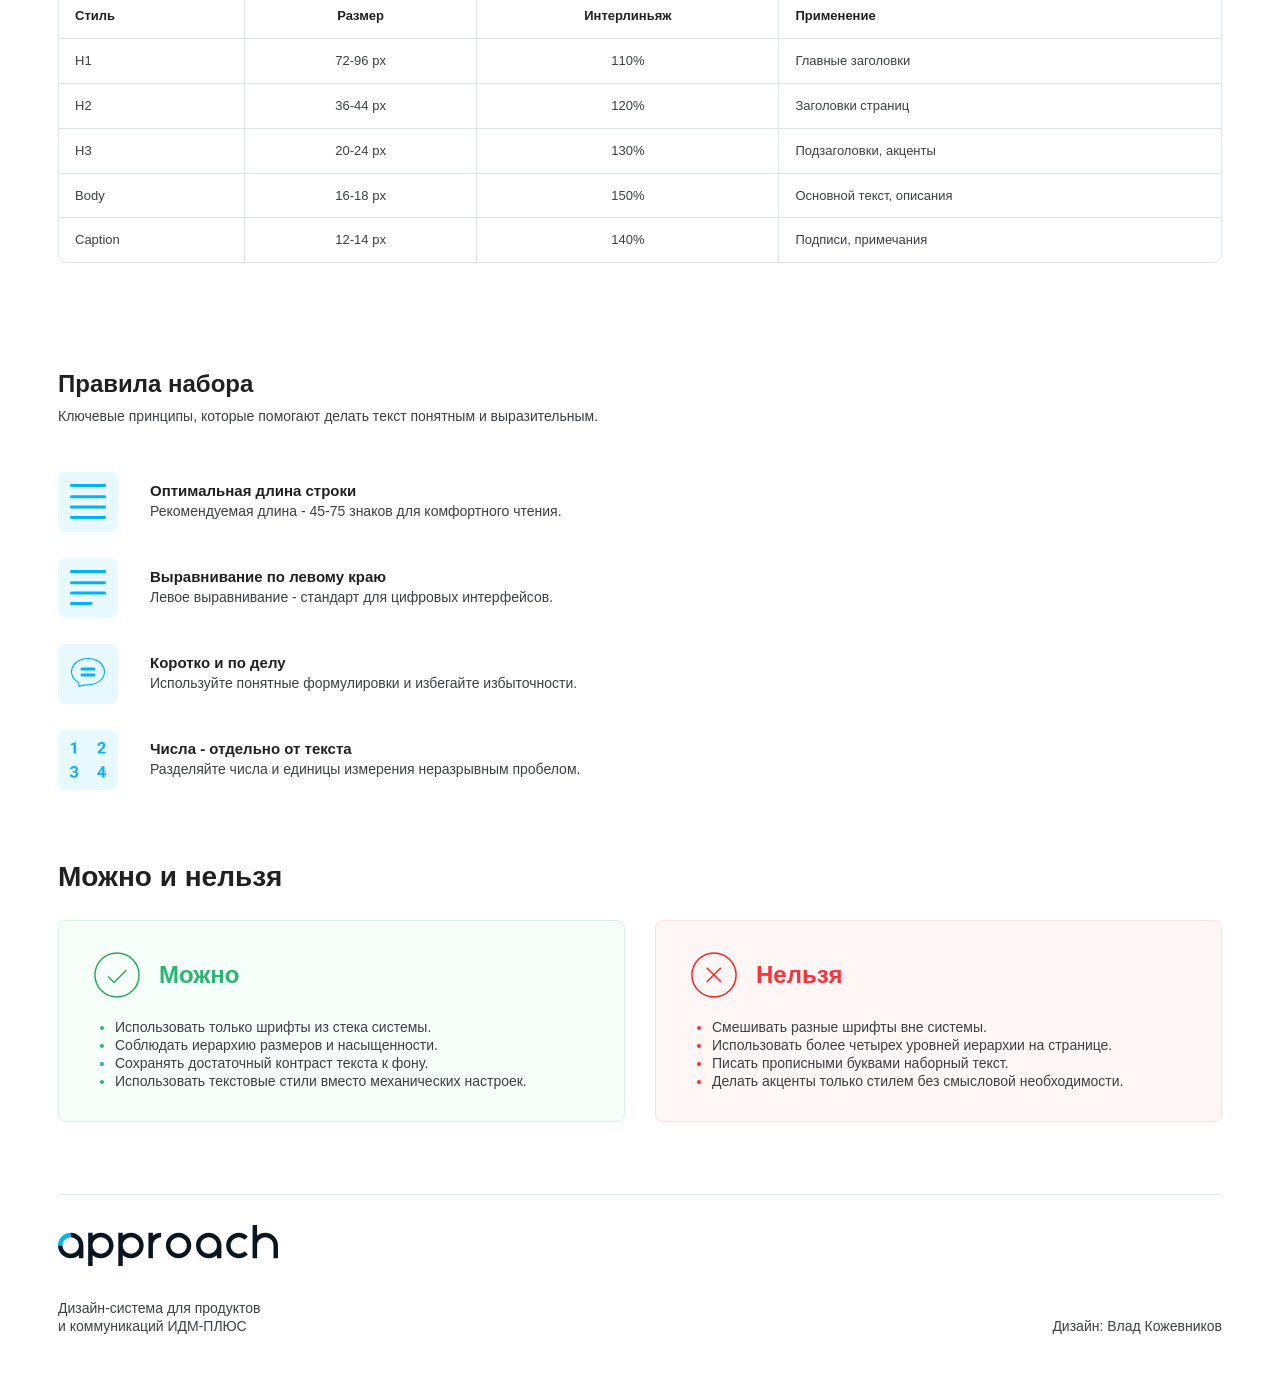
<file: typography.html>
<!doctype html>
<html lang="ru">
  <head>
    <meta charset="utf-8" />
    <meta name="viewport" content="width=device-width, initial-scale=1" />
    <meta name="description" content="Типографика approach для ИДМ-ПЛЮС." />
    <title>Типографика - approach</title>
    <link rel="stylesheet" href="styles.css" />
  </head>
  <body>
    <header class="site-header">
      <a class="site-logo" href="index.html" aria-label="approach">
        <img src="assets/approach-logo.svg" alt="approach" />
      </a>
      <nav class="top-nav" id="mainNavigation" aria-label="Основная навигация">
        <div class="nav-group">
          <a class="nav-trigger" href="visual-language.html">Дизайнеру</a>
          <div class="nav-dropdown" aria-label="Разделы для дизайнера">
            <a href="visual-language.html">Визуальный язык</a>
            <a href="typography.html">Типографика</a>
            <a href="colors.html">Палитра</a>
          </div>
        </div>
        <div class="nav-group">
          <a class="nav-trigger" href="brand.html">Менеджеру</a>
          <div class="nav-dropdown" aria-label="Разделы для менеджера">
            <a href="brand.html">Бренд</a>
            <a href="logos.html">Скачать логотипы</a>
            <a href="download-icons.html">Скачать иконки</a>
          </div>
        </div>
      </nav>
      <button class="menu-toggle" type="button" aria-label="Открыть меню" aria-expanded="false" aria-controls="mainNavigation"><span></span><span></span><span></span></button>
      <button class="search-toggle" type="button" aria-label="Открыть поиск"></button>
    </header>

    <main class="page content-page">
      <section class="page-hero">
        <p class="section-kicker">01 / Visual launguage</p>
        <h1>Типографика</h1>
        <p class="lead">Типографика в approach помогает продуктам, интерфейсам и материалам бренда говорить одним голосом: понятно, структурно и уверенно.</p>
      </section>

      <section class="type-scale" aria-label="Типографическая шкала">
        <article class="type-row">
          <div class="type-row-label">
            <strong>Display</strong>
            <span>Для акцентных заголовков<br />и hero-блоков</span>
          </div>
          <p class="type-sample type-display">Заголовок дисплея</p>
          <span class="type-row-meta">Montserrat / 700</span>
        </article>
        <article class="type-row">
          <div class="type-row-label">
            <strong>Heading</strong>
            <span>Для основных заголовков<br />разделов и страниц</span>
          </div>
          <p class="type-sample type-heading">Заголовок уровня 1</p>
          <span class="type-row-meta">Montserrat / 600</span>
        </article>
        <article class="type-row">
          <div class="type-row-label">
            <strong>Subheading</strong>
            <span>Для подзаголовков<br />и второстепенных акцентов</span>
          </div>
          <p class="type-sample type-subheading">Подзаголовок уровня 2</p>
          <span class="type-row-meta">Montserrat / 500</span>
        </article>
        <article class="type-row">
          <div class="type-row-label">
            <strong>Body</strong>
            <span>Для основного текста<br />и описаний</span>
          </div>
          <p class="type-sample type-body">Основной текст интерфейса и документации.</p>
          <span class="type-row-meta">Roboto / 400</span>
        </article>
        <article class="type-row">
          <div class="type-row-label">
            <strong>Caption</strong>
            <span>Для вспомогательных подписей<br />и технических пометок</span>
          </div>
          <p class="type-sample type-caption">Подпись, примечание или техническая метка.</p>
          <span class="type-row-meta">Roboto / 400 - Condensed</span>
        </article>
      </section>

      <section class="typography-grid">
        <article class="type-panel">
          <h2>Шрифт</h2>
          <p>В системе approach используется современный гротескный стек шрифтов для цифровых интерфейсов и документации.</p>
          <div class="font-list">
            <div class="font-card">
              <span class="aa"><img src="assets/icon-aa.svg" alt="" /></span>
              <div>
                <strong>Montserrat</strong>
                <p>Для крупных заголовков и акцентов. Современный, геометрический, уверенный.</p>
              </div>
              <span class="badge">Заголовки</span>
            </div>
            <div class="font-card">
              <span class="aa"><img src="assets/icon-aa.svg" alt="" /></span>
              <div>
                <strong>Roboto</strong>
                <p>Для основного текста и интерфейсов. Читаемый, нейтральный, функциональный.</p>
              </div>
              <span class="badge">Текст</span>
            </div>
            <div class="font-card">
              <span class="aa"><img src="assets/icon-aa.svg" alt="" /></span>
              <div>
                <strong>Roboto Condensed</strong>
                <p>Для технических меток и подписей. Экономит пространство.</p>
              </div>
              <span class="badge">Метки</span>
            </div>
          </div>
        </article>

        <article class="type-panel">
          <h2>Иерархия</h2>
          <p>Базовые размеры и области применения типографических стилей.</p>
          <table class="type-table">
            <thead>
              <tr>
                <th>Стиль</th>
                <th>Размер</th>
                <th>Интерлиньяж</th>
                <th>Применение</th>
              </tr>
            </thead>
            <tbody>
              <tr><td>H1</td><td>72-96 px</td><td>110%</td><td>Главные заголовки</td></tr>
              <tr><td>H2</td><td>36-44 px</td><td>120%</td><td>Заголовки страниц</td></tr>
              <tr><td>H3</td><td>20-24 px</td><td>130%</td><td>Подзаголовки, акценты</td></tr>
              <tr><td>Body</td><td>16-18 px</td><td>150%</td><td>Основной текст, описания</td></tr>
              <tr><td>Caption</td><td>12-14 px</td><td>140%</td><td>Подписи, примечания</td></tr>
            </tbody>
          </table>
        </article>

        <article class="type-panel">
          <h2>Правила набора</h2>
          <p>Ключевые принципы, которые помогают делать текст понятным и выразительным.</p>
          <div class="type-rules">
            <div class="type-rule">
              <span class="rule-icon"><img src="assets/icon-line-length.svg" alt="" /></span>
              <div>
                <strong>Оптимальная длина строки</strong>
                <p>Рекомендуемая длина - 45-75 знаков для комфортного чтения.</p>
              </div>
            </div>
            <div class="type-rule">
              <span class="rule-icon"><img src="assets/icon-align-left.svg" alt="" /></span>
              <div>
                <strong>Выравнивание по левому краю</strong>
                <p>Левое выравнивание - стандарт для цифровых интерфейсов.</p>
              </div>
            </div>
            <div class="type-rule">
              <span class="rule-icon"><img src="assets/icon-concise.svg" alt="" /></span>
              <div>
                <strong>Коротко и по делу</strong>
                <p>Используйте понятные формулировки и избегайте избыточности.</p>
              </div>
            </div>
            <div class="type-rule">
              <span class="rule-icon"><img src="assets/icon-numbers.svg" alt="" /></span>
              <div>
                <strong>Числа - отдельно от текста</strong>
                <p>Разделяйте числа и единицы измерения неразрывным пробелом.</p>
              </div>
            </div>
          </div>
        </article>
      </section>

      <section>
        <h2 class="section-title">Можно и нельзя</h2>
        <div class="do-dont">
          <article class="do-card">
            <h3 class="do-title"><span class="status-icon"><img src="assets/icon-done.svg" alt="" /></span>Можно</h3>
            <ul>
              <li>Использовать только шрифты из стека системы.</li>
              <li>Соблюдать иерархию размеров и насыщенности.</li>
              <li>Сохранять достаточный контраст текста к фону.</li>
              <li>Использовать текстовые стили вместо механических настроек.</li>
            </ul>
          </article>
          <article class="dont-card">
            <h3 class="dont-title"><span class="status-icon"><img src="assets/icon-note.svg" alt="" /></span>Нельзя</h3>
            <ul>
              <li>Смешивать разные шрифты вне системы.</li>
              <li>Использовать более четырех уровней иерархии на странице.</li>
              <li>Писать прописными буквами наборный текст.</li>
              <li>Делать акценты только стилем без смысловой необходимости.</li>
            </ul>
          </article>
        </div>
      </section>

      <footer class="site-footer">
        <div>
          <a class="footer-logo" href="index.html" aria-label="approach">
            <img src="assets/approach-logo.svg" alt="approach" />
          </a>
          <p class="footer-text">Дизайн-система для продуктов<br />и коммуникаций ИДМ-ПЛЮС</p>
        </div>
        <p class="footer-credit">Дизайн: Влад Кожевников</p>
      </footer>
    </main>

    <div class="search-panel" aria-hidden="true">
      <button class="search-close" type="button" aria-label="Закрыть поиск">×</button>
      <div class="search-box">
        <input id="globalSearch" type="search" placeholder="Поиск по системе" autocomplete="off" />
      </div>
    </div>
    <script src="app.js"></script>
  </body>
</html>
</file>
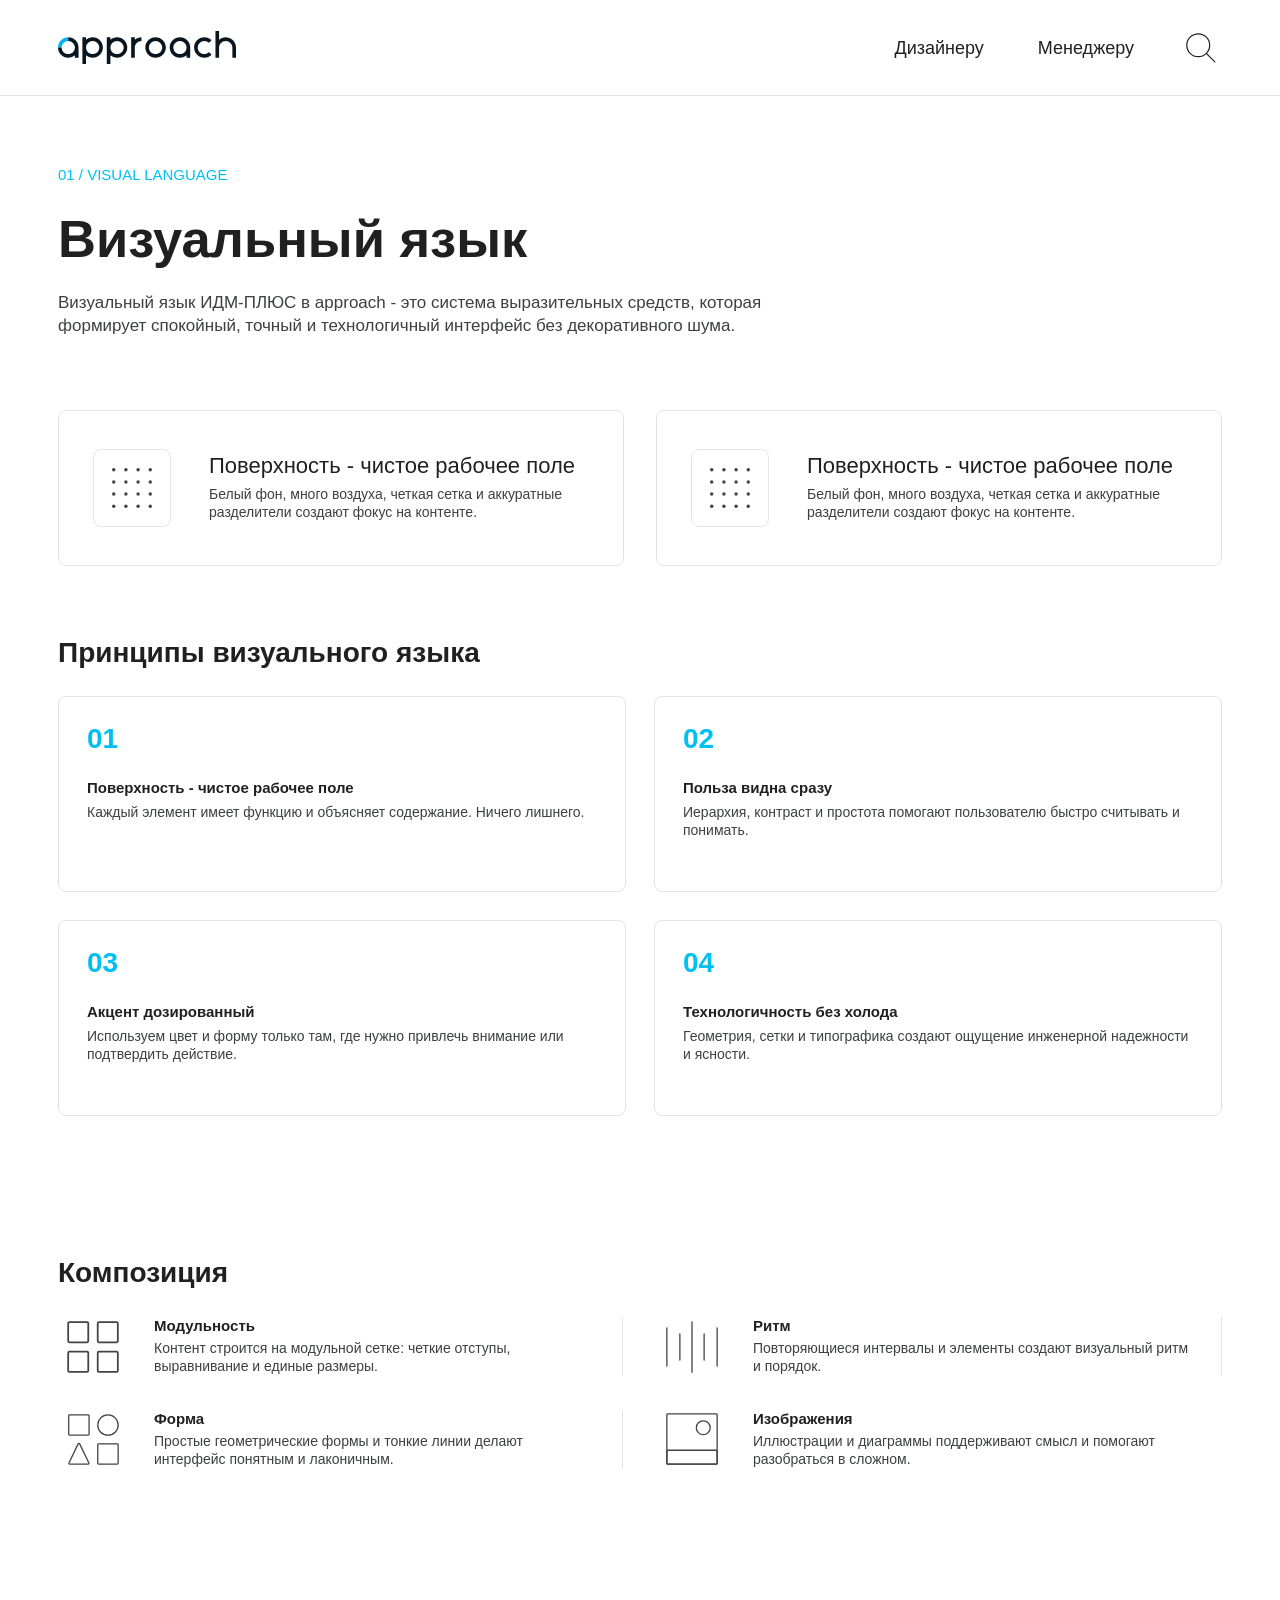
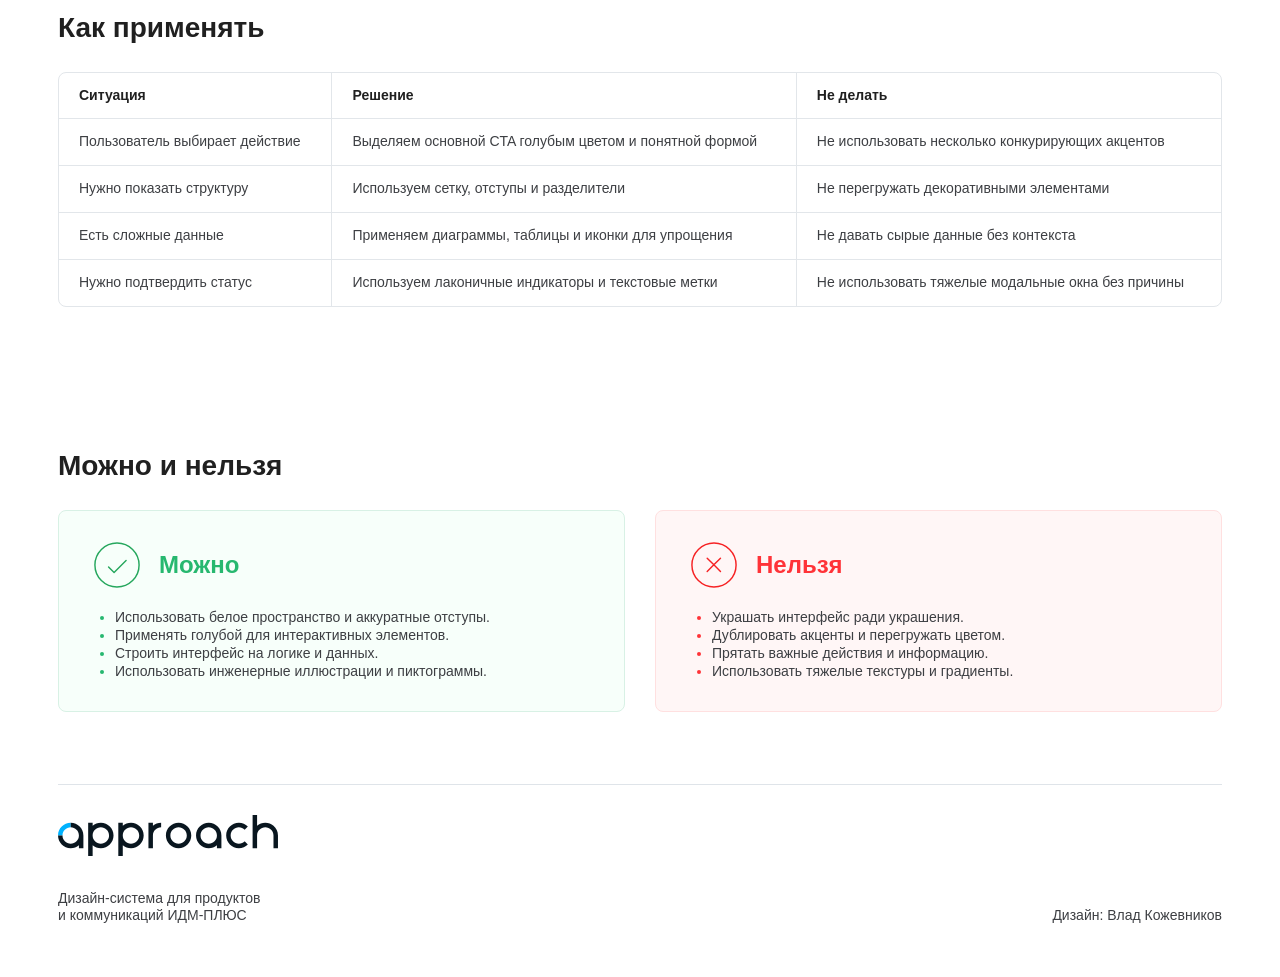
<file: visual-language.html>
<!doctype html>
<html lang="ru">
  <head>
    <meta charset="utf-8" />
    <meta name="viewport" content="width=device-width, initial-scale=1" />
    <meta name="description" content="Визуальный язык approach для ИДМ-ПЛЮС." />
    <title>Визуальный язык - approach</title>
    <link rel="stylesheet" href="styles.css" />
  </head>
  <body>
    <header class="site-header">
      <a class="site-logo" href="index.html" aria-label="approach">
        <img src="assets/approach-logo.svg" alt="approach" />
      </a>
      <nav class="top-nav" id="mainNavigation" aria-label="Основная навигация">
        <div class="nav-group">
          <a class="nav-trigger" href="visual-language.html">Дизайнеру</a>
          <div class="nav-dropdown" aria-label="Разделы для дизайнера">
            <a href="visual-language.html">Визуальный язык</a>
            <a href="typography.html">Типографика</a>
            <a href="colors.html">Палитра</a>
          </div>
        </div>
        <div class="nav-group">
          <a class="nav-trigger" href="brand.html">Менеджеру</a>
          <div class="nav-dropdown" aria-label="Разделы для менеджера">
            <a href="brand.html">Бренд</a>
            <a href="logos.html">Скачать логотипы</a>
            <a href="download-icons.html">Скачать иконки</a>
          </div>
        </div>
      </nav>
      <button class="menu-toggle" type="button" aria-label="Открыть меню" aria-expanded="false" aria-controls="mainNavigation"><span></span><span></span><span></span></button>
      <button class="search-toggle" type="button" aria-label="Открыть поиск"></button>
    </header>

    <main class="page content-page">
      <section class="page-hero">
        <p class="section-kicker">01 / Visual language</p>
        <h1>Визуальный язык</h1>
        <p class="lead">Визуальный язык ИДМ-ПЛЮС в approach - это система выразительных средств, которая формирует спокойный, точный и технологичный интерфейс без декоративного шума.</p>
      </section>

      <section class="info-pair" aria-label="Ключевые свойства">
        <article class="info-card">
          <span class="line-icon"><img src="assets/icon-pattern.svg" alt="" /></span>
          <div>
            <h3>Поверхность - чистое рабочее поле</h3>
            <p>Белый фон, много воздуха, четкая сетка и аккуратные разделители создают фокус на контенте.</p>
          </div>
        </article>
        <article class="info-card">
          <span class="line-icon"><img src="assets/icon-pattern.svg" alt="" /></span>
          <div>
            <h3>Поверхность - чистое рабочее поле</h3>
            <p>Белый фон, много воздуха, четкая сетка и аккуратные разделители создают фокус на контенте.</p>
          </div>
        </article>
      </section>

      <section>
        <h2 class="section-title">Принципы визуального языка</h2>
        <div class="principles">
          <article class="principle-card">
            <span class="num">01</span>
            <h3>Поверхность - чистое рабочее поле</h3>
            <p>Каждый элемент имеет функцию и объясняет содержание. Ничего лишнего.</p>
          </article>
          <article class="principle-card">
            <span class="num">02</span>
            <h3>Польза видна сразу</h3>
            <p>Иерархия, контраст и простота помогают пользователю быстро считывать и понимать.</p>
          </article>
          <article class="principle-card">
            <span class="num">03</span>
            <h3>Акцент дозированный</h3>
            <p>Используем цвет и форму только там, где нужно привлечь внимание или подтвердить действие.</p>
          </article>
          <article class="principle-card">
            <span class="num">04</span>
            <h3>Технологичность без холода</h3>
            <p>Геометрия, сетки и типографика создают ощущение инженерной надежности и ясности.</p>
          </article>
        </div>
      </section>

      <section>
        <h2 class="section-title">Композиция</h2>
        <div class="composition">
          <article class="composition-item">
            <span class="mini-icon"><img src="assets/icon-grid.svg" alt="" /></span>
            <div>
              <h3>Модульность</h3>
              <p>Контент строится на модульной сетке: четкие отступы, выравнивание и единые размеры.</p>
            </div>
          </article>
          <article class="composition-item">
            <span class="mini-icon"><img src="assets/icon-rhythm.svg" alt="" /></span>
            <div>
              <h3>Ритм</h3>
              <p>Повторяющиеся интервалы и элементы создают визуальный ритм и порядок.</p>
            </div>
          </article>
          <article class="composition-item">
            <span class="mini-icon"><img src="assets/icon-forms.svg" alt="" /></span>
            <div>
              <h3>Форма</h3>
              <p>Простые геометрические формы и тонкие линии делают интерфейс понятным и лаконичным.</p>
            </div>
          </article>
          <article class="composition-item">
            <span class="mini-icon"><img src="assets/icon-image.svg" alt="" /></span>
            <div>
              <h3>Изображения</h3>
              <p>Иллюстрации и диаграммы поддерживают смысл и помогают разобраться в сложном.</p>
            </div>
          </article>
        </div>
      </section>

      <section>
        <h2 class="section-title">Как применять</h2>
        <table class="rule-table">
          <thead>
            <tr>
              <th>Ситуация</th>
              <th>Решение</th>
              <th>Не делать</th>
            </tr>
          </thead>
          <tbody>
            <tr>
              <td>Пользователь выбирает действие</td>
              <td>Выделяем основной CTA голубым цветом и понятной формой</td>
              <td>Не использовать несколько конкурирующих акцентов</td>
            </tr>
            <tr>
              <td>Нужно показать структуру</td>
              <td>Используем сетку, отступы и разделители</td>
              <td>Не перегружать декоративными элементами</td>
            </tr>
            <tr>
              <td>Есть сложные данные</td>
              <td>Применяем диаграммы, таблицы и иконки для упрощения</td>
              <td>Не давать сырые данные без контекста</td>
            </tr>
            <tr>
              <td>Нужно подтвердить статус</td>
              <td>Используем лаконичные индикаторы и текстовые метки</td>
              <td>Не использовать тяжелые модальные окна без причины</td>
            </tr>
          </tbody>
        </table>
      </section>

      <section>
        <h2 class="section-title">Можно и нельзя</h2>
        <div class="do-dont">
          <article class="do-card">
            <h3 class="do-title"><span class="status-icon"><img src="assets/icon-done.svg" alt="" /></span>Можно</h3>
            <ul>
              <li>Использовать белое пространство и аккуратные отступы.</li>
              <li>Применять голубой для интерактивных элементов.</li>
              <li>Строить интерфейс на логике и данных.</li>
              <li>Использовать инженерные иллюстрации и пиктограммы.</li>
            </ul>
          </article>
          <article class="dont-card">
            <h3 class="dont-title"><span class="status-icon"><img src="assets/icon-note.svg" alt="" /></span>Нельзя</h3>
            <ul>
              <li>Украшать интерфейс ради украшения.</li>
              <li>Дублировать акценты и перегружать цветом.</li>
              <li>Прятать важные действия и информацию.</li>
              <li>Использовать тяжелые текстуры и градиенты.</li>
            </ul>
          </article>
        </div>
      </section>

      <footer class="site-footer">
        <div>
          <a class="footer-logo" href="index.html" aria-label="approach">
            <img src="assets/approach-logo.svg" alt="approach" />
          </a>
          <p class="footer-text">Дизайн-система для продуктов<br />и коммуникаций ИДМ-ПЛЮС</p>
        </div>
        <p class="footer-credit">Дизайн: Влад Кожевников</p>
      </footer>
    </main>

    <div class="search-panel" aria-hidden="true">
      <button class="search-close" type="button" aria-label="Закрыть поиск">×</button>
      <div class="search-box">
        <input id="globalSearch" type="search" placeholder="Поиск по системе" autocomplete="off" />
      </div>
    </div>
    <script src="app.js"></script>
  </body>
</html>
</file>
<file: styles.css>
:root {
  --blue: #00bff3;
  --ink: #202020;
  --text: #3d3f43;
  --muted: #6d7178;
  --line: #e2e6ea;
  --soft-line: #eef1f4;
  --page: #ffffff;
  --green: #27b86f;
  --red: #ff3338;
  --container: 1760px;
  --side: clamp(28px, 4vw, 70px);
  --header: 118px;
  font-family: Montserrat, "Segoe UI", Roboto, Arial, sans-serif;
}

* {
  box-sizing: border-box;
}

html {
  scroll-behavior: smooth;
}

body {
  margin: 0;
  background: var(--page);
  color: var(--ink);
  font-family: Montserrat, "Segoe UI", Roboto, Arial, sans-serif;
}

body.no-scroll {
  overflow: hidden;
}

a {
  color: inherit;
}

button,
input {
  font: inherit;
}

.site-header {
  height: var(--header);
  display: flex;
  align-items: center;
  justify-content: space-between;
  padding: 0 var(--side);
  border-bottom: 1px solid var(--line);
  background: #fff;
}

.site-logo {
  display: inline-flex;
  align-items: center;
  width: 224px;
  text-decoration: none;
}

.site-logo img {
  display: block;
  width: 100%;
  height: auto;
}

.top-nav {
  display: flex;
  align-items: center;
  gap: clamp(42px, 5vw, 86px);
  margin-left: auto;
  color: var(--ink);
  font-size: 22px;
  font-weight: 500;
}

.top-nav a {
  text-decoration: none;
}

.search-toggle {
  width: 52px;
  height: 52px;
  margin-left: clamp(36px, 4vw, 72px);
  border: 0;
  background: transparent;
  cursor: pointer;
  position: relative;
}

.search-toggle::before {
  content: "";
  position: absolute;
  inset: 8px 13px 13px 8px;
  border: 3px solid var(--ink);
  border-radius: 999px;
}

.search-toggle::after {
  content: "";
  position: absolute;
  width: 20px;
  height: 3px;
  right: 6px;
  bottom: 8px;
  border-radius: 999px;
  background: var(--ink);
  transform: rotate(45deg);
  transform-origin: center;
}

.page {
  max-width: var(--container);
  margin: 0 auto;
  padding: 0 var(--side);
}

.home-hero {
  display: grid;
  grid-template-columns: minmax(520px, 0.9fr) minmax(600px, 1.1fr);
  gap: clamp(40px, 5vw, 88px);
  align-items: center;
  padding: clamp(74px, 8vw, 126px) 0 54px;
}

.hero-copy {
  min-width: 0;
}

.kicker {
  display: inline-flex;
  align-items: center;
  gap: 22px;
  margin: 0 0 34px;
  color: var(--blue);
  font-size: 18px;
  font-weight: 500;
  text-transform: uppercase;
}

.kicker::before {
  content: "";
  width: 44px;
  height: 4px;
  border-radius: 999px;
  background: var(--blue);
}

.section-kicker {
  margin: 0 0 36px;
  color: var(--blue);
  font-size: 18px;
  font-weight: 500;
  text-transform: uppercase;
}

h1 {
  margin: 0;
  color: var(--ink);
  font-size: clamp(66px, 6.6vw, 96px);
  line-height: 1.08;
  font-weight: 800;
  letter-spacing: -0.01em;
}

.home-hero h1 {
  font-size: clamp(72px, 6.5vw, 96px);
}

.lead {
  max-width: 680px;
  margin: 34px 0 0;
  color: var(--muted);
  font-size: 22px;
  line-height: 1.26;
  font-weight: 400;
}

.hero-button {
  display: inline-flex;
  align-items: center;
  gap: 42px;
  margin-top: 74px;
  padding: 0 36px;
  min-width: 340px;
  height: 82px;
  border-radius: 8px;
  background: var(--blue);
  color: #fff;
  text-decoration: none;
  font-size: 23px;
  font-weight: 500;
}

.arrow {
  margin-left: auto;
  font-size: 42px;
  line-height: 1;
  font-weight: 300;
}

.hero-visual {
  min-width: 0;
}

.hero-visual img {
  display: block;
  width: 100%;
  height: auto;
}

.home-cards {
  display: grid;
  grid-template-columns: repeat(2, minmax(0, 1fr));
  gap: 32px;
  padding: 0 0 64px;
}

.role-card {
  min-height: 414px;
  padding: 62px 60px 50px;
  border: 1px solid var(--line);
  border-radius: 10px;
  background: #fff;
}

.role-card-head {
  display: flex;
  align-items: center;
  gap: 44px;
  margin-bottom: 36px;
}

.role-card h2 {
  margin: 0;
  font-size: clamp(48px, 4vw, 66px);
  line-height: 1;
  font-weight: 500;
}

.role-card p {
  max-width: 620px;
  min-height: 64px;
  margin: 0 0 40px;
  color: var(--text);
  font-size: 23px;
  line-height: 1.16;
}

.role-list {
  display: grid;
  gap: 28px;
  padding-top: 34px;
  border-top: 1px solid var(--line);
}

.role-link {
  display: grid;
  grid-template-columns: 56px minmax(0, 1fr) 52px;
  align-items: center;
  gap: 26px;
  text-decoration: none;
}

.role-link strong {
  display: block;
  font-size: 23px;
  font-weight: 500;
}

.role-link span {
  display: block;
  margin-top: 3px;
  color: var(--text);
  font-size: 18px;
  line-height: 1.2;
}

.role-link .arrow {
  color: var(--blue);
  font-size: 38px;
}

.line-icon {
  width: 78px;
  height: 78px;
  display: grid;
  place-items: center;
  border: 1px solid var(--line);
  border-radius: 8px;
  color: var(--text);
}

.mini-icon {
  width: 48px;
  height: 48px;
  display: grid;
  place-items: center;
  color: var(--text);
}

.icon-grid,
.icon-briefcase,
.icon-shield,
.icon-download,
.icon-shapes,
.icon-type,
.icon-drop,
.icon-dots,
.icon-lines,
.icon-image,
.icon-check,
.icon-cross {
  position: relative;
}

.icon-grid::before {
  content: "";
  width: 48px;
  height: 48px;
  background:
    linear-gradient(var(--text), var(--text)) 0 0 / 2px 100%,
    linear-gradient(var(--text), var(--text)) 50% 0 / 2px 100%,
    linear-gradient(var(--text), var(--text)) 100% 0 / 2px 100%,
    linear-gradient(90deg, var(--text), var(--text)) 0 0 / 100% 2px,
    linear-gradient(90deg, var(--text), var(--text)) 0 50% / 100% 2px,
    linear-gradient(90deg, var(--text), var(--text)) 0 100% / 100% 2px;
  background-repeat: no-repeat;
}

.icon-briefcase::before {
  content: "";
  width: 42px;
  height: 30px;
  border: 2px solid var(--text);
  border-radius: 2px;
}

.icon-briefcase::after {
  content: "";
  position: absolute;
  top: 20px;
  width: 20px;
  height: 10px;
  border: 2px solid var(--text);
  border-bottom: 0;
}

.icon-shield::before {
  content: "☆";
  width: 42px;
  height: 50px;
  display: grid;
  place-items: center;
  border: 2px solid var(--text);
  clip-path: polygon(50% 0, 95% 18%, 88% 78%, 50% 100%, 12% 78%, 5% 18%);
  font-size: 24px;
}

.icon-download::before {
  content: "↓";
  font-size: 44px;
  line-height: 1;
}

.icon-shapes::before {
  content: "□◇\A□×";
  white-space: pre;
  font-size: 30px;
  line-height: 0.82;
}

.icon-type::before {
  content: "Aa";
  font-size: 42px;
  font-weight: 400;
}

.icon-drop::before {
  content: "";
  width: 34px;
  height: 42px;
  border: 2px solid var(--text);
  border-radius: 50% 50% 52% 52%;
  transform: rotate(45deg);
}

.content-page {
  padding-top: 88px;
  padding-bottom: 72px;
}

.page-hero {
  max-width: 620px;
  margin-bottom: 86px;
}

.page-hero h1 {
  font-size: clamp(64px, 5.3vw, 88px);
}

.page-hero .lead {
  margin-top: 34px;
  font-size: 22px;
}

.info-pair {
  display: grid;
  grid-template-columns: repeat(2, minmax(0, 1fr));
  gap: 32px;
  margin-bottom: 72px;
}

.info-card {
  display: grid;
  grid-template-columns: 82px minmax(0, 1fr);
  gap: 34px;
  align-items: center;
  min-height: 154px;
  padding: 36px 40px;
  border: 1px solid var(--line);
  border-radius: 8px;
}

.info-card h3 {
  margin: 0 0 8px;
  font-size: 31px;
  line-height: 1.1;
  font-weight: 500;
}

.info-card p {
  margin: 0;
  color: var(--text);
  font-size: 18px;
  line-height: 1.18;
}

.section-title {
  margin: 0 0 26px;
  font-size: 38px;
  line-height: 1.1;
  font-weight: 700;
}

.principles {
  display: grid;
  grid-template-columns: repeat(4, minmax(0, 1fr));
  gap: 28px;
  margin-bottom: 70px;
}

.principle-card {
  min-height: 190px;
  padding: 28px 24px;
  border: 1px solid var(--line);
  border-radius: 8px;
}

.principle-card .num {
  display: block;
  margin-bottom: 26px;
  color: var(--blue);
  font-size: 38px;
  line-height: 1;
  font-weight: 800;
}

.principle-card h3 {
  margin: 0 0 8px;
  font-size: 18px;
  font-weight: 700;
}

.principle-card p {
  margin: 0;
  color: var(--text);
  font-size: 17px;
  line-height: 1.18;
}

.composition {
  display: grid;
  grid-template-columns: repeat(4, minmax(0, 1fr));
  gap: 34px;
  margin-bottom: 72px;
}

.composition-item {
  display: grid;
  grid-template-columns: 70px minmax(0, 1fr);
  gap: 26px;
  padding-right: 28px;
  border-right: 1px solid var(--line);
}

.composition-item:last-child {
  border-right: 0;
}

.composition-item h3 {
  margin: 0 0 6px;
  font-size: 18px;
  font-weight: 700;
}

.composition-item p {
  margin: 0;
  color: var(--text);
  font-size: 17px;
  line-height: 1.15;
}

.icon-dots::before {
  content: "····\A····\A····\A····";
  white-space: pre;
  font-size: 36px;
  line-height: 0.45;
  letter-spacing: 6px;
}

.icon-lines::before {
  content: "││││";
  font-size: 46px;
  letter-spacing: 8px;
  font-weight: 200;
}

.icon-image::before {
  content: "";
  width: 58px;
  height: 42px;
  border: 2px solid var(--text);
  background:
    radial-gradient(circle at 72% 28%, transparent 0 5px, var(--text) 6px 7px, transparent 8px);
}

.rule-table,
.type-table {
  width: 100%;
  border-collapse: separate;
  border-spacing: 0;
  margin-bottom: 72px;
  border: 1px solid var(--line);
  border-radius: 8px;
  overflow: hidden;
}

.rule-table th,
.rule-table td,
.type-table th,
.type-table td {
  padding: 14px 20px;
  border-right: 1px solid var(--line);
  border-bottom: 1px solid var(--line);
  color: var(--text);
  font-size: 18px;
  line-height: 1.18;
  text-align: left;
  vertical-align: top;
}

.rule-table th,
.type-table th {
  color: var(--ink);
  font-weight: 700;
}

.rule-table tr:last-child td,
.type-table tr:last-child td {
  border-bottom: 0;
}

.rule-table th:last-child,
.rule-table td:last-child,
.type-table th:last-child,
.type-table td:last-child {
  border-right: 0;
}

.do-dont {
  display: grid;
  grid-template-columns: repeat(2, minmax(0, 1fr));
  gap: 36px;
  margin-bottom: 82px;
}

.do-card {
  padding: 34px 40px;
  border: 1px solid #d9f1e5;
  border-radius: 8px;
  background: #f7fffa;
}

.dont-card {
  padding: 34px 40px;
  border: 1px solid #ffe1e1;
  border-radius: 8px;
  background: #fff6f6;
}

.do-title,
.dont-title {
  display: flex;
  align-items: center;
  gap: 24px;
  margin: 0 0 24px;
  font-size: 34px;
  line-height: 1;
  font-weight: 700;
}

.do-title {
  color: var(--green);
}

.dont-title {
  color: var(--red);
}

.icon-check::before,
.icon-cross::before {
  width: 44px;
  height: 44px;
  display: grid;
  place-items: center;
  border: 4px solid currentColor;
  border-radius: 50%;
  font-size: 32px;
  line-height: 1;
}

.icon-check::before {
  content: "✓";
}

.icon-cross::before {
  content: "×";
}

.do-card ul,
.dont-card ul {
  margin: 0;
  padding-left: 22px;
  color: var(--text);
  font-size: 20px;
  line-height: 1.16;
}

.do-card li::marker {
  color: var(--green);
}

.dont-card li::marker {
  color: var(--red);
}

.type-scale {
  margin-bottom: 64px;
}

.type-row {
  display: grid;
  grid-template-columns: 340px minmax(0, 1fr) 260px;
  gap: 36px;
  align-items: center;
  min-height: 114px;
  border-bottom: 1px solid var(--line);
}

.type-row-label {
  padding-left: 12px;
  border-left: 4px solid var(--blue);
}

.type-row-label strong {
  display: block;
  margin-bottom: 6px;
  color: var(--muted);
  font-size: 18px;
  font-weight: 500;
  text-transform: uppercase;
}

.type-row-label span {
  display: block;
  color: var(--text);
  font-size: 16px;
  line-height: 1.1;
}

.type-sample {
  margin: 0;
  color: var(--ink);
  font-weight: 700;
}

.type-display {
  font-size: clamp(58px, 5.6vw, 92px);
  line-height: 1;
}

.type-heading {
  font-size: clamp(42px, 3.8vw, 62px);
  line-height: 1;
  font-weight: 600;
}

.type-subheading {
  font-size: clamp(28px, 2.6vw, 42px);
  line-height: 1;
  font-weight: 500;
}

.type-body {
  font-family: Roboto, "Segoe UI", Arial, sans-serif;
  font-size: 23px;
  line-height: 1.2;
  font-weight: 400;
}

.type-caption {
  font-family: "Roboto Condensed", Roboto, "Segoe UI", Arial, sans-serif;
  font-size: 18px;
  line-height: 1.2;
  font-weight: 400;
}

.type-row-meta {
  color: var(--text);
  font-size: 18px;
  justify-self: end;
  text-align: right;
}

.typography-grid {
  display: grid;
  grid-template-columns: 1fr 1fr 1fr;
  gap: 42px;
  margin-bottom: 76px;
}

.type-panel {
  min-width: 0;
  padding-right: 28px;
  border-right: 1px solid var(--line);
}

.type-panel:last-child {
  border-right: 0;
  padding-right: 0;
}

.type-panel h2 {
  margin: 0 0 8px;
  font-size: 32px;
  line-height: 1.1;
}

.type-panel > p {
  min-height: 54px;
  margin: 0 0 22px;
  color: var(--text);
  font-size: 14px;
  line-height: 1.2;
}

.font-list {
  display: grid;
  gap: 14px;
}

.font-card {
  display: grid;
  grid-template-columns: 78px minmax(0, 1fr) auto;
  gap: 18px;
  align-items: center;
  min-height: 104px;
  padding: 18px 14px;
  border: 1px solid var(--line);
  border-radius: 8px;
}

.font-card .aa {
  font-size: 42px;
  line-height: 1;
}

.font-card strong,
.type-rule strong {
  display: block;
  margin-bottom: 4px;
  font-size: 17px;
  font-weight: 700;
}

.font-card p,
.type-rule p {
  margin: 0;
  color: var(--text);
  font-size: 16px;
  line-height: 1.12;
}

.badge {
  align-self: start;
  padding: 7px 12px;
  border-radius: 8px;
  background: #ddf6ff;
  color: var(--blue);
  font-size: 14px;
  font-weight: 700;
}

.type-rules {
  display: grid;
  gap: 26px;
}

.type-rule {
  display: grid;
  grid-template-columns: 72px minmax(0, 1fr);
  gap: 20px;
  align-items: center;
}

.rule-icon {
  width: 60px;
  height: 60px;
  display: grid;
  place-items: center;
  border-radius: 8px;
  background: #ddf6ff;
  color: var(--blue);
  font-size: 30px;
  font-weight: 700;
}

.site-footer {
  display: grid;
  grid-template-columns: 1fr auto;
  align-items: end;
  gap: 32px;
  margin-top: 24px;
  padding: 38px 0 42px;
  border-top: 1px solid var(--line);
}

.footer-logo {
  display: block;
  width: 220px;
  margin-bottom: 34px;
}

.footer-logo img {
  display: block;
  width: 100%;
  height: auto;
}

.footer-text {
  margin: 0;
  max-width: 330px;
  color: var(--text);
  font-size: 18px;
  line-height: 1.16;
}

.footer-credit {
  margin: 0;
  color: var(--text);
  font-size: 18px;
}

.search-panel {
  position: fixed;
  inset: 0;
  z-index: 20;
  display: none;
  padding: var(--side);
  background: rgba(255, 255, 255, 0.96);
}

.search-open .search-panel {
  display: block;
}

.search-box {
  max-width: 720px;
  margin: 12vh auto 0;
  padding: 28px;
  border: 1px solid var(--line);
  border-radius: 10px;
  background: #fff;
}

.search-box input {
  width: 100%;
  height: 58px;
  border: 0;
  border-bottom: 1px solid var(--line);
  outline: 0;
  font-size: 24px;
}

.search-results {
  display: grid;
  gap: 10px;
  margin-top: 20px;
}

.search-results[hidden] {
  display: none;
}

.search-result {
  display: block;
  padding: 14px 0;
  color: var(--ink);
  text-decoration: none;
  border-bottom: 1px solid var(--soft-line);
}

.search-result span {
  display: block;
  color: var(--blue);
  font-size: 13px;
  text-transform: uppercase;
}

.search-result strong {
  display: block;
  margin-top: 4px;
  font-size: 22px;
  font-weight: 600;
}

.search-close {
  position: absolute;
  top: 30px;
  right: 34px;
  border: 0;
  background: transparent;
  font-size: 42px;
  cursor: pointer;
}

@media (max-width: 1200px) {
  :root {
    --header: 96px;
  }

  .site-logo,
  .footer-logo {
    width: 180px;
  }

  .home-hero {
    grid-template-columns: 1fr;
    padding-top: 54px;
  }

  .hero-visual {
    order: -1;
  }

  .home-cards,
  .info-pair,
  .do-dont,
  .typography-grid {
    grid-template-columns: 1fr;
  }

  .type-panel {
    padding-right: 0;
    border-right: 0;
  }

  .principles,
  .composition {
    grid-template-columns: repeat(2, minmax(0, 1fr));
  }
}

@media (max-width: 760px) {
  :root {
    --side: 20px;
    --header: 76px;
  }

  .site-logo,
  .footer-logo {
    width: 142px;
  }

  .top-nav {
    gap: 18px;
    font-size: 15px;
  }

  .search-toggle {
    width: 42px;
    height: 42px;
    margin-left: 18px;
  }

  .home-hero {
    gap: 28px;
  }

  h1,
  .home-hero h1,
  .page-hero h1 {
    font-size: clamp(44px, 13vw, 68px);
  }

  .lead,
  .page-hero .lead {
    font-size: 18px;
  }

  .hero-button {
    min-width: 0;
    width: 100%;
  }

  .role-card {
    min-height: auto;
    padding: 28px 22px;
  }

  .role-card-head {
    gap: 20px;
  }

  .role-card h2 {
    font-size: 38px;
  }

  .role-link {
    grid-template-columns: 42px minmax(0, 1fr) 34px;
    gap: 16px;
  }

  .content-page {
    padding-top: 54px;
  }

  .page-hero {
    margin-bottom: 48px;
  }

  .info-pair,
  .principles,
  .composition {
    grid-template-columns: 1fr;
  }

  .composition-item {
    padding-right: 0;
    border-right: 0;
  }

  .type-row {
    grid-template-columns: 1fr;
    gap: 12px;
    padding: 24px 0;
  }

  .type-display,
  .type-heading,
  .type-subheading {
    font-size: 38px;
  }

  .rule-table,
  .type-table {
    display: block;
    overflow-x: auto;
  }

  .site-footer {
    grid-template-columns: 1fr;
  }
}

/* Responsive safety */
img,
svg,
video,
canvas {
  max-width: 100%;
}

.page,
.content-page,
.home-hero,
.split-hero,
.download-layout,
.doc-two-col,
.typography-grid,
.home-cards,
.info-pair,
.principles,
.composition,
.palette-preview,
.palette-bottom,
.logo-grid,
.format-row,
.status-grid,
.example-grid,
.icon-catalog,
.usage-grid,
.color-table,
.rule-table,
.type-table {
  min-width: 0;
}

.home-hero > *,
.split-hero > *,
.download-layout > *,
.doc-two-col > *,
.typography-grid > *,
.home-cards > *,
.info-pair > *,
.principles > *,
.composition > *,
.palette-preview > *,
.palette-bottom > *,
.logo-grid > *,
.format-row > *,
.status-grid > *,
.example-grid > *,
.icon-catalog > *,
.usage-grid > * {
  min-width: 0;
}

.role-card,
.info-card,
.principle-card,
.logo-card,
.demo-panel,
.download-aside,
.brand-logo-stage,
.icon-catalog,
.type-panel,
.font-card,
.do-card,
.dont-card {
  max-width: 100%;
}

@media (max-width: 1440px) {
  .home-hero {
    grid-template-columns: minmax(0, 1fr) minmax(300px, 0.48fr);
  }

  .home-hero h1 {
    font-size: clamp(44px, 4.2vw, 60px);
  }
}

@media (max-width: 1280px) {
  .home-hero {
    grid-template-columns: 1fr;
    overflow: visible;
  }

  .hero-visual {
    justify-self: start;
    width: min(620px, 100%);
  }

  .home-hero h1 span {
    white-space: normal;
  }

  .split-hero,
  .download-layout,
  .doc-two-col,
  .palette-bottom {
    grid-template-columns: 1fr !important;
  }

  .typography-grid {
    grid-template-columns: 1fr !important;
  }

  .type-panel {
    padding-right: 0;
    border-right: 0;
  }

  .type-scale {
    overflow: hidden;
  }

  .type-row {
    grid-template-columns: minmax(170px, 240px) minmax(0, 1fr) minmax(150px, 210px) !important;
    gap: 28px;
  }

  .type-display {
    font-size: clamp(48px, 6vw, 74px);
  }

  .logo-grid,
  .home-cards,
  .info-pair,
  .principles,
  .composition,
  .palette-preview,
  .status-grid,
  .example-grid {
    grid-template-columns: repeat(2, minmax(0, 1fr)) !important;
  }

  .download-aside {
    position: static;
  }
}

@media (max-width: 900px) {
  .home-cards,
  .info-pair,
  .principles,
  .composition,
  .palette-preview,
  .status-grid,
  .example-grid,
  .logo-grid,
  .usage-grid {
    grid-template-columns: 1fr !important;
  }

  .type-row {
    grid-template-columns: 1fr !important;
    gap: 16px;
    align-items: start;
  }

  .type-row-meta {
    justify-self: start;
    text-align: left;
    max-width: none;
  }

  .type-table,
  .rule-table,
  .color-role-table,
  .visual-table {
    width: 100%;
    table-layout: auto;
  }

  .type-table th,
  .type-table td,
  .rule-table th,
  .rule-table td,
  .color-role-table th,
  .color-role-table td,
  .visual-table th,
  .visual-table td {
    white-space: normal !important;
    overflow-wrap: anywhere;
  }

  .format-row {
    grid-template-columns: repeat(2, minmax(0, 1fr)) !important;
  }
}

@media (max-width: 640px) {
  .content-page,
  .page {
    overflow-x: clip;
  }

  .home-hero h1 {
    font-size: clamp(38px, 11vw, 54px);
  }

  .role-link,
  .font-card,
  .download-link,
  .example-control,
  .usage-grid div {
    grid-template-columns: 44px minmax(0, 1fr) !important;
  }

  .role-link .arrow,
  .download-link em {
    display: none;
  }

  .format-row {
    grid-template-columns: 1fr !important;
  }

  .icon-catalog {
    grid-template-columns: repeat(4, minmax(0, 1fr)) !important;
  }

  .type-table th,
  .type-table td {
    padding: 10px 8px;
    font-size: 13px;
  }
}

/* Final mobile navigation override */
.menu-toggle {
  display: none;
}

@media (max-width: 1180px) {
  body.nav-open {
    overflow: hidden;
  }

  .site-header {
    position: sticky !important;
    top: 0;
    z-index: 100;
    display: grid;
    grid-template-columns: auto 44px 44px;
    gap: 10px;
    align-items: center;
  }

  .site-logo {
    min-width: 0;
  }

  .menu-toggle {
    display: grid !important;
    width: 44px;
    height: 44px;
    margin: 0;
    padding: 0;
    border: 1px solid var(--line-color, var(--line));
    border-radius: 8px;
    background: #fff;
    cursor: pointer;
    place-items: center;
    position: relative;
  }

  .menu-toggle span {
    position: absolute;
    left: 12px;
    right: 12px;
    height: 1.5px;
    border-radius: 999px;
    background: var(--ink);
    transition: transform 180ms ease, opacity 180ms ease, top 180ms ease;
  }

  .menu-toggle span:nth-child(1) {
    top: 14px;
  }

  .menu-toggle span:nth-child(2) {
    top: 21px;
  }

  .menu-toggle span:nth-child(3) {
    top: 28px;
  }

  .nav-open .menu-toggle span:nth-child(1) {
    top: 21px;
    transform: rotate(45deg);
  }

  .nav-open .menu-toggle span:nth-child(2) {
    opacity: 0;
  }

  .nav-open .menu-toggle span:nth-child(3) {
    top: 21px;
    transform: rotate(-45deg);
  }

  .search-toggle {
    width: 44px !important;
    height: 44px !important;
    margin: 0 !important;
  }

  .top-nav {
    position: fixed !important;
    top: 86px !important;
    left: 34px !important;
    right: 34px !important;
    z-index: 99;
    display: grid !important;
    grid-template-columns: 1fr !important;
    gap: 8px !important;
    max-height: calc(100vh - 110px);
    margin: 0 !important;
    padding: 14px !important;
    border: 1px solid var(--line-color, var(--line));
    border-radius: 12px;
    background: #fff;
    box-shadow: 0 24px 60px rgba(17, 20, 24, 0.1);
    opacity: 0;
    visibility: hidden;
    pointer-events: none;
    transform: translateY(-8px);
    overflow: auto;
    transition: opacity 180ms ease, transform 180ms ease, visibility 180ms ease;
  }

  .nav-open .top-nav {
    opacity: 1;
    visibility: visible;
    pointer-events: auto;
    transform: translateY(0);
  }

  .nav-group {
    padding: 0 !important;
    position: static !important;
  }

  .nav-trigger {
    width: 100%;
    min-height: 48px;
    padding: 0 14px;
    border-radius: 8px;
    font-size: 17px;
    font-weight: 600;
  }

  .nav-dropdown {
    position: static !important;
    min-width: 0 !important;
    padding: 0 0 8px 16px !important;
    border: 0 !important;
    border-radius: 0 !important;
    box-shadow: none !important;
    opacity: 1 !important;
    visibility: visible !important;
    transform: none !important;
  }

  .nav-dropdown a {
    min-height: 40px;
    padding: 10px 14px;
    color: var(--text);
  }
}

@media (max-width: 760px) {
  .site-header {
    grid-template-columns: minmax(0, 1fr) 38px 38px;
    gap: 8px;
  }

  .menu-toggle,
  .search-toggle {
    width: 38px !important;
    height: 38px !important;
  }

  .top-nav {
    top: 74px !important;
    left: 20px !important;
    right: 20px !important;
    max-height: calc(100vh - 92px);
  }

  .nav-trigger {
    font-size: 16px;
  }
}
/* Final mobile navigation override */
.menu-toggle {
  display: none;
}

@media (max-width: 1180px) {
  body.nav-open {
    overflow: hidden;
  }

  .site-header {
    position: sticky !important;
    top: 0;
    z-index: 100;
    display: grid;
    grid-template-columns: auto 44px 44px;
    gap: 10px;
    align-items: center;
  }

  .site-logo {
    min-width: 0;
  }

  .menu-toggle {
    display: grid !important;
    width: 44px;
    height: 44px;
    margin: 0;
    padding: 0;
    border: 1px solid var(--line-color, var(--line));
    border-radius: 8px;
    background: #fff;
    cursor: pointer;
    place-items: center;
    position: relative;
  }

  .menu-toggle span {
    position: absolute;
    left: 12px;
    right: 12px;
    height: 1.5px;
    border-radius: 999px;
    background: var(--ink);
    transition: transform 180ms ease, opacity 180ms ease, top 180ms ease;
  }

  .menu-toggle span:nth-child(1) {
    top: 14px;
  }

  .menu-toggle span:nth-child(2) {
    top: 21px;
  }

  .menu-toggle span:nth-child(3) {
    top: 28px;
  }

  .nav-open .menu-toggle span:nth-child(1) {
    top: 21px;
    transform: rotate(45deg);
  }

  .nav-open .menu-toggle span:nth-child(2) {
    opacity: 0;
  }

  .nav-open .menu-toggle span:nth-child(3) {
    top: 21px;
    transform: rotate(-45deg);
  }

  .search-toggle {
    width: 44px !important;
    height: 44px !important;
    margin: 0 !important;
  }

  .top-nav {
    position: fixed !important;
    top: 86px !important;
    left: 34px !important;
    right: 34px !important;
    z-index: 99;
    display: grid !important;
    grid-template-columns: 1fr !important;
    gap: 8px !important;
    max-height: calc(100vh - 110px);
    margin: 0 !important;
    padding: 14px !important;
    border: 1px solid var(--line-color, var(--line));
    border-radius: 12px;
    background: #fff;
    box-shadow: 0 24px 60px rgba(17, 20, 24, 0.1);
    opacity: 0;
    visibility: hidden;
    pointer-events: none;
    transform: translateY(-8px);
    overflow: auto;
    transition: opacity 180ms ease, transform 180ms ease, visibility 180ms ease;
  }

  .nav-open .top-nav {
    opacity: 1;
    visibility: visible;
    pointer-events: auto;
    transform: translateY(0);
  }

  .nav-group {
    padding: 0 !important;
    position: static !important;
  }

  .nav-trigger {
    width: 100%;
    min-height: 48px;
    padding: 0 14px;
    border-radius: 8px;
    font-size: 17px;
    font-weight: 600;
  }

  .nav-dropdown {
    position: static !important;
    min-width: 0 !important;
    padding: 0 0 8px 16px !important;
    border: 0 !important;
    border-radius: 0 !important;
    box-shadow: none !important;
    opacity: 1 !important;
    visibility: visible !important;
    transform: none !important;
  }

  .nav-dropdown a {
    min-height: 40px;
    padding: 10px 14px;
    color: var(--text);
  }
}

@media (max-width: 760px) {
  .site-header {
    grid-template-columns: minmax(0, 1fr) 38px 38px;
    gap: 8px;
  }

  .menu-toggle,
  .search-toggle {
    width: 38px !important;
    height: 38px !important;
  }

  .top-nav {
    top: 74px !important;
    left: 20px !important;
    right: 20px !important;
    max-height: calc(100vh - 92px);
  }

  .nav-trigger {
    font-size: 16px;
  }
}

/* Tablet and mobile burger navigation */
.menu-toggle {
  display: none;
  width: 44px;
  height: 44px;
  margin-left: auto;
  padding: 0;
  border: 1px solid var(--line-color, var(--line));
  border-radius: 8px;
  background: #fff;
  cursor: pointer;
  place-items: center;
  position: relative;
  transition: border-color 160ms ease, background-color 160ms ease;
}

.menu-toggle span {
  position: absolute;
  left: 12px;
  right: 12px;
  height: 1.5px;
  border-radius: 999px;
  background: var(--ink);
  transition: transform 180ms ease, opacity 180ms ease, top 180ms ease;
}

.menu-toggle span:nth-child(1) {
  top: 14px;
}

.menu-toggle span:nth-child(2) {
  top: 21px;
}

.menu-toggle span:nth-child(3) {
  top: 28px;
}

.menu-toggle:hover,
.menu-toggle:focus-visible {
  border-color: var(--blue);
  background: #f3fbff;
  outline: 0;
}

.nav-open .menu-toggle span:nth-child(1) {
  top: 21px;
  transform: rotate(45deg);
}

.nav-open .menu-toggle span:nth-child(2) {
  opacity: 0;
}

.nav-open .menu-toggle span:nth-child(3) {
  top: 21px;
  transform: rotate(-45deg);
}

@media (max-width: 1180px) {
  .site-header {
    position: sticky;
    top: 0;
    z-index: 30;
  }

  .menu-toggle {
    display: grid;
  }

  .top-nav {
    position: fixed;
    top: 86px;
    left: 34px;
    right: 34px;
    z-index: 29;
    display: grid !important;
    gap: 8px;
    max-height: calc(100vh - 110px);
    padding: 14px;
    border: 1px solid var(--line-color, var(--line));
    border-radius: 12px;
    background: #fff;
    box-shadow: 0 24px 60px rgba(17, 20, 24, 0.1);
    opacity: 0;
    visibility: hidden;
    pointer-events: none;
    transform: translateY(-8px);
    overflow: auto;
    transition: opacity 180ms ease, transform 180ms ease, visibility 180ms ease;
  }

  .nav-open .top-nav {
    opacity: 1;
    visibility: visible;
    pointer-events: auto;
    transform: translateY(0);
  }

  .nav-group {
    padding: 0 !important;
  }

  .nav-trigger {
    width: 100%;
    min-height: 48px;
    padding: 0 14px;
    border-radius: 8px;
    font-size: 17px;
    font-weight: 600;
  }

  .nav-trigger:hover,
  .nav-group:focus-within .nav-trigger,
  .nav-group:hover .nav-trigger {
    background: #f3fbff;
  }

  .nav-dropdown {
    position: static !important;
    min-width: 0;
    padding: 0 0 8px 16px;
    border: 0;
    border-radius: 0;
    box-shadow: none;
    opacity: 1;
    visibility: visible;
    transform: none !important;
  }

  .nav-dropdown a {
    min-height: 40px;
    padding: 10px 14px;
    color: var(--text);
  }

  .search-toggle {
    margin-left: 12px !important;
  }
}

@media (max-width: 760px) {
  .menu-toggle {
    width: 38px;
    height: 38px;
  }

  .menu-toggle span {
    left: 10px;
    right: 10px;
  }

  .menu-toggle span:nth-child(1) {
    top: 12px;
  }

  .menu-toggle span:nth-child(2) {
    top: 18px;
  }

  .menu-toggle span:nth-child(3) {
    top: 24px;
  }

  .nav-open .menu-toggle span:nth-child(1),
  .nav-open .menu-toggle span:nth-child(3) {
    top: 18px;
  }

  .top-nav {
    top: 74px;
    left: 20px;
    right: 20px;
    max-height: calc(100vh - 92px);
  }

  .nav-trigger {
    font-size: 16px;
  }
}

/* Asset pass: real icons and stronger hero rhythm. */
.hero-visual img {
  width: 100%;
  max-height: 760px;
  object-fit: contain;
  filter: none;
}

.home-hero {
  grid-template-columns: minmax(560px, 0.86fr) minmax(680px, 1.14fr);
  gap: clamp(58px, 6vw, 112px);
  padding-top: clamp(86px, 8.2vw, 134px);
  padding-bottom: clamp(46px, 4vw, 70px);
}

.home-hero h1 {
  max-width: 760px;
  font-size: clamp(72px, 6.35vw, 104px);
  line-height: 1.08;
  letter-spacing: -0.018em;
}

.home-hero .lead {
  max-width: 650px;
  font-size: clamp(20px, 1.25vw, 25px);
  line-height: 1.2;
}

.hero-button {
  margin-top: clamp(52px, 4.2vw, 78px);
  min-width: 350px;
  height: 84px;
  font-size: 24px;
}

.line-icon img,
.mini-icon img,
.status-icon img,
.aa img,
.rule-icon img {
  display: block;
  width: 100%;
  height: 100%;
  object-fit: contain;
}

.line-icon {
  width: 78px;
  height: 78px;
  padding: 18px;
  flex: 0 0 auto;
}

.mini-icon {
  width: 52px;
  height: 52px;
  flex: 0 0 auto;
}

.status-icon {
  width: 48px;
  height: 48px;
  display: inline-grid;
  place-items: center;
  flex: 0 0 auto;
}

.aa {
  width: 58px;
  height: 58px;
  display: grid;
  place-items: center;
}

.rule-icon {
  padding: 12px;
}

.rule-icon img {
  filter: brightness(0) saturate(100%) invert(55%) sepia(99%) saturate(1062%) hue-rotate(151deg) brightness(101%) contrast(97%);
}

.role-card {
  min-height: 430px;
  padding: clamp(48px, 3.4vw, 66px) clamp(42px, 3.2vw, 62px) clamp(42px, 2.8vw, 54px);
}

.role-card h2 {
  font-size: clamp(50px, 4.1vw, 72px);
  letter-spacing: -0.018em;
}

.role-card p {
  font-size: clamp(20px, 1.35vw, 25px);
}

.role-link strong {
  font-size: clamp(20px, 1.25vw, 24px);
}

.role-link span span {
  font-size: clamp(16px, 1vw, 19px);
}

.content-page {
  padding-top: clamp(88px, 7vw, 112px);
}

.page-hero {
  max-width: 680px;
  margin-bottom: clamp(72px, 6vw, 96px);
}

.page-hero h1 {
  font-size: clamp(72px, 5.8vw, 100px);
  letter-spacing: -0.018em;
}

.page-hero .lead {
  max-width: 620px;
  font-size: clamp(20px, 1.25vw, 24px);
}

.info-card {
  min-height: 156px;
  padding: clamp(34px, 2.5vw, 42px);
}

.info-card h3 {
  font-size: clamp(26px, 2vw, 34px);
}

.principle-card {
  min-height: 196px;
  padding: clamp(28px, 2vw, 34px);
}

.principle-card .num {
  font-size: clamp(34px, 2.3vw, 42px);
}

.section-title {
  font-size: clamp(34px, 2.4vw, 42px);
  margin-bottom: 30px;
}

.type-display {
  font-size: clamp(64px, 5.8vw, 100px);
  letter-spacing: -0.018em;
}

.type-heading {
  font-size: clamp(48px, 4vw, 70px);
  letter-spacing: -0.016em;
}

.type-subheading {
  font-size: clamp(34px, 2.9vw, 48px);
}

.do-card,
.dont-card {
  padding: clamp(34px, 2.7vw, 44px) clamp(34px, 3vw, 50px);
}

@media (max-width: 1200px) {
  .home-hero {
    grid-template-columns: 1fr;
  }

  .hero-visual {
    order: -1;
  }

  .hero-visual img {
    max-height: 520px;
  }
}

@media (max-width: 760px) {
  .home-hero h1,
  .page-hero h1 {
    font-size: clamp(44px, 12vw, 66px);
  }

  .hero-button {
    width: 100%;
    min-width: 0;
  }

  .line-icon {
    width: 62px;
    height: 62px;
    padding: 14px;
  }

  .mini-icon,
  .status-icon {
    width: 42px;
    height: 42px;
  }
}

/* Final readable scale and tighter page gutters. */
:root {
  --container: 1840px;
  --side: clamp(22px, 3.2vw, 58px);
}

.top-nav {
  font-size: clamp(17px, 1.05vw, 21px);
}

.home-hero {
  grid-template-columns: minmax(520px, 0.9fr) minmax(640px, 1.1fr);
  gap: clamp(42px, 4.8vw, 86px);
  padding-top: clamp(70px, 7vw, 112px);
}

.home-hero h1 {
  max-width: 700px;
  font-size: clamp(58px, 5.1vw, 86px) !important;
  line-height: 1.08;
}

h1,
.page-hero h1 {
  font-size: clamp(56px, 4.6vw, 78px) !important;
  line-height: 1.08;
}

.lead,
.home-hero .lead,
.page-hero .lead {
  max-width: 610px;
  font-size: clamp(17px, 1.08vw, 21px) !important;
  line-height: 1.35;
}

.hero-button {
  min-width: 310px;
  height: 72px;
  margin-top: clamp(42px, 3.5vw, 62px);
  font-size: 20px;
}

.role-card {
  min-height: 390px;
  padding: clamp(38px, 2.8vw, 54px) clamp(34px, 2.7vw, 52px) !important;
}

.role-card h2 {
  font-size: clamp(40px, 3.25vw, 58px) !important;
}

.role-card p {
  font-size: clamp(17px, 1.1vw, 21px) !important;
  line-height: 1.28;
}

.role-link strong {
  font-size: clamp(17px, 1.1vw, 21px) !important;
}

.role-link span span {
  font-size: clamp(14px, 0.92vw, 17px) !important;
  line-height: 1.25;
}

.section-title {
  font-size: clamp(28px, 2vw, 36px) !important;
}

.info-card h3 {
  font-size: clamp(22px, 1.65vw, 30px) !important;
}

.info-card p,
.principle-card p,
.composition-item p,
.rule-table th,
.rule-table td,
.type-table th,
.type-table td {
  font-size: clamp(14px, 0.95vw, 17px) !important;
  line-height: 1.28;
}

.principle-card h3,
.composition-item h3,
.font-card strong,
.type-rule strong {
  font-size: clamp(15px, 1vw, 17px) !important;
}

.principle-card .num {
  font-size: clamp(28px, 1.9vw, 36px) !important;
}

.type-display {
  font-size: clamp(50px, 4.6vw, 78px) !important;
}

.type-heading {
  font-size: clamp(38px, 3.2vw, 56px) !important;
}

.type-subheading {
  font-size: clamp(28px, 2.2vw, 40px) !important;
}

.type-body {
  font-size: clamp(18px, 1.2vw, 22px) !important;
}

.type-caption,
.type-row-meta,
.type-row-label strong {
  font-size: clamp(14px, 0.95vw, 17px) !important;
}

.type-row-label span,
.font-card p,
.type-rule p,
.type-panel > p,
.do-card li,
.dont-card li,
.footer-text,
.footer-credit {
  font-size: clamp(14px, 0.95vw, 17px) !important;
  line-height: 1.28;
}

.type-panel h2 {
  font-size: clamp(24px, 1.8vw, 32px) !important;
}

.do-title,
.dont-title {
  font-size: clamp(24px, 1.8vw, 32px) !important;
}

@media (max-width: 760px) {
  :root {
    --side: 18px;
  }

  .home-hero h1,
  h1,
  .page-hero h1 {
    font-size: clamp(38px, 10.5vw, 58px) !important;
  }
}

/* Final alignment, header dropdowns and interaction states. */
:root {
  --side: 58px;
  --container: none;
  --page: #ffffff;
}

body {
  background: #ffffff;
}

.site-header {
  height: 96px;
  padding: 0 58px;
  background: #ffffff;
}

.site-logo {
  width: 178px;
}

.page {
  width: 100%;
  max-width: none;
  margin: 0;
  padding-right: 58px;
  padding-left: 58px;
}

.top-nav {
  gap: 54px;
  font-size: 18px;
  line-height: 1;
  font-weight: 500;
}

.nav-group {
  position: relative;
  padding: 34px 0;
}

.nav-trigger {
  display: inline-flex;
  align-items: center;
  color: var(--ink);
  text-decoration: none;
  transition: color 160ms ease;
}

.nav-trigger:hover,
.nav-group:focus-within .nav-trigger,
.nav-group:hover .nav-trigger {
  color: var(--blue);
}

.nav-dropdown {
  position: absolute;
  top: calc(100% - 12px);
  right: 50%;
  z-index: 15;
  min-width: 236px;
  padding: 10px;
  border: 1px solid var(--line);
  border-radius: 10px;
  background: #ffffff;
  box-shadow: 0 22px 54px rgba(32, 32, 32, 0.08);
  opacity: 0;
  visibility: hidden;
  transform: translate(50%, 8px);
  transition: opacity 160ms ease, transform 160ms ease, visibility 160ms ease;
}

.nav-group:hover .nav-dropdown,
.nav-group:focus-within .nav-dropdown {
  opacity: 1;
  visibility: visible;
  transform: translate(50%, 0);
}

.nav-dropdown a {
  display: block;
  padding: 12px 14px;
  border-radius: 8px;
  color: var(--text);
  text-decoration: none;
  font-size: 15px;
  line-height: 1.2;
  transition: color 160ms ease, background 160ms ease, transform 160ms ease;
}

.nav-dropdown a:hover,
.nav-dropdown a:focus-visible {
  color: var(--blue);
  background: rgba(0, 191, 243, 0.08);
  transform: translateX(2px);
  outline: 0;
}

.search-toggle {
  width: 42px;
  height: 42px;
  margin-left: 46px;
  border-radius: 8px;
  background: transparent url("assets/icon-search.svg") center / 30px 30px no-repeat;
  transition: background-color 160ms ease, transform 160ms ease;
}

.search-toggle::before,
.search-toggle::after {
  content: none;
}

.search-toggle:hover,
.search-toggle:focus-visible {
  background-color: rgba(0, 191, 243, 0.08);
  transform: translateY(-1px);
  outline: 0;
}

.home-hero {
  grid-template-columns: minmax(500px, 0.88fr) minmax(560px, 1.12fr);
  gap: clamp(44px, 5vw, 90px);
  padding-top: clamp(42px, 4.4vw, 72px);
  padding-bottom: clamp(34px, 3.2vw, 54px);
}

.home-hero h1 {
  max-width: 720px;
  font-size: clamp(52px, 4.6vw, 78px) !important;
  line-height: 1.14;
  font-weight: 800;
}

.home-hero .lead {
  max-width: 620px;
  margin-top: 26px;
  font-weight: 600;
}

.kicker {
  margin-bottom: 24px;
  font-size: 15px;
}

.kicker::before {
  width: 38px;
  height: 3px;
}

.hero-visual {
  justify-self: end;
  width: 94%;
}

.hero-visual img {
  max-height: 610px;
  filter: none !important;
}

.hero-button {
  display: none;
}

.home-cards {
  gap: 30px;
  padding-bottom: 56px;
}

.role-card,
.info-card,
.principle-card,
.font-card,
.do-card,
.dont-card,
.rule-table,
.type-table {
  transition: border-color 160ms ease, box-shadow 160ms ease, transform 160ms ease;
}

.role-card:hover,
.info-card:hover,
.principle-card:hover,
.font-card:hover {
  border-color: #c7edf9;
  box-shadow: 0 18px 44px rgba(0, 191, 243, 0.08);
}

.role-link,
.footer-logo,
.search-result {
  transition: color 160ms ease, background 160ms ease, transform 160ms ease;
}

.role-link {
  padding: 8px 10px;
  margin: -8px -10px;
  border-radius: 8px;
}

.role-link:hover,
.role-link:focus-visible,
.search-result:hover,
.search-result:focus-visible {
  color: var(--blue);
  background: rgba(0, 191, 243, 0.07);
  transform: translateX(2px);
  outline: 0;
}

.role-link:hover strong,
.role-link:focus-visible strong {
  color: var(--blue);
}

.role-link:hover .arrow,
.role-link:focus-visible .arrow {
  transform: translateX(4px);
}

.arrow {
  transition: transform 160ms ease;
}

.content-page {
  padding-top: clamp(66px, 5.2vw, 92px);
  padding-bottom: 66px;
}

.page-hero {
  margin-bottom: clamp(58px, 4.6vw, 82px);
}

.page-hero h1 {
  font-size: clamp(50px, 4.1vw, 72px) !important;
}

.section-kicker {
  margin-bottom: 28px;
  font-size: 15px;
}

.typography-grid,
.info-pair,
.principles,
.composition,
.do-dont {
  width: 100%;
}

.type-row {
  grid-template-columns: minmax(220px, 300px) minmax(0, 1fr) minmax(160px, 220px);
}

.rule-icon {
  background: #e8f9ff;
}

.rule-icon img {
  width: 100%;
  height: 100%;
  object-fit: contain;
  filter: none;
}

.typography-grid {
  grid-template-columns: minmax(0, 1.04fr) minmax(430px, 0.96fr) minmax(0, 1fr);
  gap: 34px;
}

.type-table {
  table-layout: fixed;
}

.type-table th,
.type-table td {
  padding: 14px 16px !important;
  font-size: clamp(13px, 0.82vw, 15px) !important;
  line-height: 1.22 !important;
  vertical-align: middle;
}

.type-table th:nth-child(1),
.type-table td:nth-child(1) {
  width: 17%;
  text-align: left;
  white-space: nowrap;
}

.type-table th:nth-child(2),
.type-table td:nth-child(2) {
  width: 20%;
  text-align: center;
  white-space: nowrap;
}

.type-table th:nth-child(3),
.type-table td:nth-child(3) {
  width: 23%;
  text-align: center;
  white-space: nowrap;
}

.type-table th:nth-child(4),
.type-table td:nth-child(4) {
  width: 40%;
  text-align: left;
}

.type-panel h2 {
  margin-bottom: 10px;
}

.type-panel > p {
  min-height: 46px;
  margin-bottom: 18px;
}

.search-panel {
  padding: 58px;
  background: rgba(255, 255, 255, 0.98);
}

.search-box {
  position: relative;
  max-width: 760px;
  margin-top: 10vh;
  padding: 26px;
}

.search-box::before {
  content: "";
  position: absolute;
  top: 42px;
  left: 42px;
  width: 22px;
  height: 22px;
  background: url("assets/icon-search.svg") center / contain no-repeat;
  opacity: 0.7;
}

.search-box input {
  height: 56px;
  padding-left: 42px;
  font-size: 20px;
}

.search-result.empty {
  pointer-events: none;
}

.site-footer {
  margin-top: 34px;
}

@media (max-width: 1180px) {
  :root {
    --side: 34px;
  }

  .site-header {
    height: 86px;
    padding-right: 34px;
    padding-left: 34px;
  }

  .page {
    padding-right: 34px;
    padding-left: 34px;
  }

  .site-logo {
    width: 154px;
  }

  .top-nav {
    gap: 32px;
    font-size: 16px;
  }

  .nav-group {
    padding: 30px 0;
  }

  .search-toggle {
    margin-left: 28px;
  }

  .home-hero {
    grid-template-columns: 1fr;
    padding-top: 34px;
  }

  .hero-visual {
    order: -1;
    justify-self: start;
    width: min(760px, 100%);
  }

  .hero-visual img {
    max-height: 430px;
  }

  .home-hero h1 {
    max-width: 800px;
  }

  .typography-grid {
    grid-template-columns: 1fr;
  }

  .search-panel {
    padding: 34px;
  }
}

@media (max-width: 760px) {
  :root {
    --side: 20px;
  }

  .site-header {
    height: 74px;
    padding-right: 20px;
    padding-left: 20px;
  }

  .page {
    padding-right: 20px;
    padding-left: 20px;
  }

  .site-logo {
    width: 132px;
  }

  .top-nav {
    gap: 14px;
    font-size: 13px;
  }

  .nav-group {
    padding: 26px 0;
  }

  .nav-dropdown {
    right: auto;
    left: 0;
    min-width: 210px;
    transform: translate(0, 8px);
  }

  .nav-group:hover .nav-dropdown,
  .nav-group:focus-within .nav-dropdown {
    transform: translate(0, 0);
  }

  .search-toggle {
    width: 36px;
    height: 36px;
    margin-left: 12px;
    background-size: 25px 25px;
  }

  .home-hero {
    gap: 24px;
    padding-top: 24px;
  }

  .hero-visual {
    width: 100%;
  }

  .hero-visual img {
    max-height: 260px;
  }

  .home-hero h1 {
    font-size: clamp(34px, 10vw, 48px) !important;
  }

  .home-hero .lead {
    font-size: 16px !important;
    font-weight: 500;
  }

  .role-link {
    padding: 6px;
    margin: -6px;
  }

  .type-row {
    grid-template-columns: 1fr;
  }

  .typography-grid {
    grid-template-columns: 1fr;
  }

  .type-table th,
  .type-table td {
    white-space: normal;
  }

  .search-panel {
    padding: 20px;
  }

  .search-box {
    margin-top: 12vh;
    padding: 18px;
  }

  .search-box::before {
    top: 31px;
    left: 31px;
  }

  .search-box input {
    font-size: 17px;
  }
}

/* Global content alignment pass. */
.page {
  display: flex;
  flex-direction: column;
  min-height: calc(100vh - 96px);
}

.page > section,
.page > footer {
  width: 100%;
  align-self: stretch;
}

.content-page {
  padding-top: 72px;
}

.content-page > section:not(.page-hero) {
  margin-bottom: 72px;
}

.content-page > section:not(.page-hero):last-of-type {
  margin-bottom: 0;
}

.page-hero {
  width: 100%;
  max-width: none;
  margin-bottom: 64px;
}

.page-hero .section-kicker,
.page-hero h1,
.page-hero .lead {
  max-width: 760px;
}

.page-hero .lead {
  margin-top: 24px;
}

.home-hero {
  width: 100%;
  align-items: center;
}

.home-cards,
.info-pair,
.principles,
.composition,
.do-dont,
.typography-grid,
.type-scale {
  margin-right: 0;
  margin-left: 0;
}

.home-cards {
  padding-bottom: 64px;
}

.role-card,
.info-card,
.principle-card {
  height: 100%;
}

.info-pair {
  grid-template-columns: repeat(2, minmax(0, 1fr));
}

.principles {
  grid-template-columns: repeat(4, minmax(0, 1fr));
}

.composition {
  grid-template-columns: repeat(4, minmax(0, 1fr));
}

.type-scale {
  margin-bottom: 72px;
}

.typography-grid {
  align-items: start;
  margin-bottom: 72px;
}

.type-panel {
  min-height: 100%;
}

.site-footer {
  width: 100%;
  margin-top: 72px;
  padding-top: 34px;
}

.content-page .site-footer {
  margin-top: auto;
}

@media (max-width: 1180px) {
  .page {
    min-height: calc(100vh - 86px);
  }

  .content-page {
    padding-top: 56px;
  }

  .content-page > section:not(.page-hero) {
    margin-bottom: 56px;
  }

  .page-hero {
    margin-bottom: 48px;
  }

  .info-pair,
  .principles,
  .composition {
    grid-template-columns: repeat(2, minmax(0, 1fr));
  }

  .typography-grid {
    margin-bottom: 56px;
  }
}

@media (max-width: 760px) {
  .page {
    min-height: calc(100vh - 74px);
  }

  .content-page {
    padding-top: 42px;
  }

  .content-page > section:not(.page-hero) {
    margin-bottom: 42px;
  }

  .page-hero {
    margin-bottom: 38px;
  }

  .info-pair,
  .principles,
  .composition,
  .do-dont {
    grid-template-columns: 1fr;
  }

  .site-footer,
  .content-page .site-footer {
    margin-top: 48px;
  }
}

/* Completed resource pages. */
.home-hero {
  padding-top: clamp(26px, 3.2vw, 52px);
  padding-bottom: clamp(78px, 6.2vw, 116px);
}

.home-cards {
  padding-bottom: 30px;
}

.page:not(.content-page) .site-footer {
  margin-top: 28px;
}

.split-hero {
  display: grid;
  grid-template-columns: minmax(360px, 0.86fr) minmax(520px, 1.14fr);
  gap: clamp(42px, 5vw, 90px);
  align-items: start;
  margin-bottom: 64px;
}

.split-hero .page-hero {
  margin-bottom: 0;
}

.split-hero .kicker {
  color: var(--blue);
}

.split-hero .kicker span {
  color: var(--muted);
}

.palette-preview {
  display: grid;
  grid-template-columns: repeat(3, minmax(0, 1fr));
  gap: 42px;
  padding-top: 4px;
}

.color-tile {
  min-width: 0;
  border: 0;
  background: transparent;
  text-align: left;
  cursor: pointer;
}

.color-fill {
  display: block;
  width: 100%;
  aspect-ratio: 1.42;
  margin-bottom: 18px;
  border: 1px solid var(--line);
  border-radius: 8px;
}

.cyan,
.color-dot.cyan {
  background: #00bff3;
}

.gray,
.color-dot.gray {
  background: #9ba2a7;
}

.white,
.color-dot.white {
  background: #ffffff;
}

.graphite,
.color-dot.graphite {
  background: #111418;
}

.color-tile strong {
  display: block;
  margin-bottom: 6px;
  font-size: 16px;
  font-weight: 500;
}

.color-tile span:last-child {
  color: var(--text);
  font-size: 15px;
}

.doc-section {
  border-top: 1px solid var(--line);
  padding-top: 28px;
}

.section-lead {
  max-width: 620px;
  margin: -12px 0 34px;
  color: var(--text);
  font-size: 16px;
  line-height: 1.45;
}

.color-table {
  display: grid;
  border-top: 1px solid var(--line);
}

.color-row {
  display: grid;
  grid-template-columns: 1.2fr 0.45fr 0.6fr 1.15fr 1.4fr;
  gap: 28px;
  align-items: center;
  padding: 22px 16px;
  border-bottom: 1px solid var(--line);
}

.color-head {
  padding-top: 14px;
  padding-bottom: 14px;
  color: var(--ink);
  font-size: 14px;
  font-weight: 600;
}

.color-row strong,
.color-row span,
.color-row p,
.color-row li {
  font-size: 15px;
  line-height: 1.35;
}

.color-row div span {
  display: block;
  margin-top: 5px;
  color: var(--text);
}

.color-row p,
.color-row ul {
  margin: 0;
  color: var(--text);
}

.color-dot {
  width: 34px;
  height: 34px;
  border: 1px solid var(--line);
  border-radius: 50%;
}

.principle-line,
.feature-line {
  display: grid;
  grid-template-columns: repeat(4, minmax(0, 1fr));
  gap: 44px;
}

.principle-line article,
.feature-line article {
  padding-right: 38px;
  border-right: 1px solid var(--line);
}

.principle-line article:last-child,
.feature-line article:last-child {
  border-right: 0;
}

.principle-line span {
  display: block;
  margin-bottom: 18px;
  color: var(--blue);
  font-size: 24px;
  font-weight: 800;
}

.principle-line h3,
.feature-line strong {
  display: block;
  margin: 0 0 10px;
  font-size: 17px;
  line-height: 1.25;
}

.principle-line p,
.feature-line p {
  margin: 0;
  color: var(--text);
  font-size: 14px;
  line-height: 1.45;
}

.doc-two-col {
  display: grid;
  grid-template-columns: minmax(0, 1fr) minmax(0, 1fr);
  gap: 46px;
  border-top: 1px solid var(--line);
  padding-top: 28px;
}

.demo-panel {
  min-width: 0;
}

.demo-panel h2 {
  margin: 0 0 14px;
  font-size: 24px;
}

.demo-panel > p {
  margin: 0 0 22px;
  color: var(--text);
  font-size: 15px;
}

.mini-demos,
.status-grid,
.example-grid {
  display: grid;
  gap: 16px;
}

.mini-demos {
  grid-template-columns: repeat(2, minmax(0, 1fr));
}

.good-text {
  color: var(--blue);
}

.bad-text {
  color: var(--red);
}

.ui-demo,
.status-grid span,
.example-grid article,
.logo-card,
.download-link {
  border: 1px solid var(--line);
  border-radius: 8px;
  background: #fff;
}

.ui-demo {
  display: grid;
  grid-template-columns: 1fr auto;
  gap: 14px;
  align-items: center;
  margin-top: 12px;
  padding: 16px;
}

.ui-demo button {
  height: 38px;
  border: 0;
  border-radius: 5px;
  background: var(--blue);
  color: #fff;
}

.ui-demo a {
  color: var(--blue);
  text-decoration: none;
}

.ui-demo span {
  color: var(--muted);
}

.ui-demo.noisy span,
.ui-demo.noisy button {
  color: #fff;
  background: var(--blue);
}

.status-grid {
  grid-template-columns: repeat(4, minmax(0, 1fr));
}

.status-grid span {
  padding: 18px;
  text-align: center;
}

.status-grid b {
  display: inline-grid;
  place-items: center;
  width: 28px;
  height: 28px;
  margin-bottom: 10px;
  border-radius: 50%;
  color: #fff;
  font-style: normal;
}

.status-grid strong,
.status-grid em {
  display: block;
  font-size: 13px;
  font-style: normal;
}

.success { background: #22c55e; }
.info { background: #3b82f6; }
.warning { background: #f59e0b; }
.error { background: #ef4444; }

.logo-hero {
  align-items: center;
}

.hero-mark {
  height: 280px;
  overflow: hidden;
  opacity: 0.28;
}

.hero-mark img {
  width: 100%;
  height: 100%;
  object-fit: contain;
  filter: grayscale(1);
}

.tabs-line {
  display: flex;
  flex-wrap: wrap;
  gap: 30px;
  margin-bottom: 18px;
}

.tabs-line button {
  padding: 0 0 12px;
  border: 0;
  border-bottom: 1px solid transparent;
  background: transparent;
  color: var(--text);
  cursor: pointer;
}

.tabs-line .active {
  color: var(--blue);
  border-color: var(--blue);
}

.logo-grid {
  display: grid;
  grid-template-columns: repeat(2, minmax(0, 1fr));
  gap: 26px;
}

.logo-card {
  padding: 26px;
}

.logo-card h3 {
  margin: 0 0 22px;
  font-size: 17px;
  font-weight: 500;
}

.logo-preview {
  display: grid;
  place-items: center;
  min-height: 120px;
  margin-bottom: 22px;
}

.logo-preview img {
  max-width: min(360px, 78%);
  max-height: 82px;
}

.logo-preview.mono img {
  filter: grayscale(1) contrast(1.2);
}

.logo-preview.inverse {
  border-radius: 6px;
  background: #111821;
}

.logo-preview.inverse img {
  filter: invert(1) grayscale(1) brightness(2.8);
}

.format-row {
  display: grid;
  grid-template-columns: repeat(4, minmax(58px, 1fr)) minmax(120px, 1.2fr);
  gap: 10px;
}

.format-row span,
.format-row a,
.download-wide {
  display: inline-flex;
  align-items: center;
  justify-content: center;
  min-height: 42px;
  border: 1px solid var(--line);
  border-radius: 5px;
  color: var(--ink);
  text-decoration: none;
  font-size: 14px;
}

.format-row a {
  border-color: var(--blue);
  background: var(--blue);
  color: #fff;
}

.usage-grid {
  display: grid;
  grid-template-columns: repeat(3, minmax(0, 1fr));
  gap: 26px;
}

.usage-grid div {
  display: grid;
  grid-template-columns: 52px minmax(0, 1fr);
  gap: 16px;
}

.usage-grid strong,
.usage-grid p {
  grid-column: 2;
  margin: 0;
}

.usage-grid p {
  color: var(--text);
  font-size: 13px;
}

.archive-panel {
  align-self: start;
}

.download-wide {
  justify-content: flex-start;
  width: 100%;
  padding: 0 20px;
}

.brand-logo-stage {
  position: relative;
  display: grid;
  place-items: center;
  min-height: 270px;
  border: 1px solid var(--line);
  border-radius: 10px;
}

.brand-logo-stage img {
  width: min(440px, 74%);
}

.muted-kicker {
  color: var(--muted);
}

.feature-line.three {
  grid-template-columns: repeat(3, minmax(0, 1fr));
}

.feature-icon {
  display: inline-grid;
  place-items: center;
  width: 42px;
  height: 42px;
  margin-bottom: 18px;
  color: var(--blue);
  font-size: 28px;
}

.do-dont.compact {
  border: 1px solid var(--line);
  border-radius: 8px;
  gap: 0;
}

.do-dont.compact article {
  border: 0;
  background: #fff;
}

.do-dont.compact article + article {
  border-left: 1px solid var(--line);
}

.download-layout {
  display: grid;
  grid-template-columns: minmax(0, 1fr) 360px;
  gap: 66px;
  align-items: start;
}

.icon-catalog {
  display: grid;
  grid-template-columns: repeat(8, minmax(0, 1fr));
  gap: 20px 28px;
  padding: 30px 34px;
  border: 1px solid var(--line);
  border-radius: 8px;
}

.icon-catalog span {
  display: grid;
  place-items: center;
  height: 34px;
  color: var(--ink);
  font-size: 26px;
  line-height: 1;
}

.download-aside {
  display: grid;
  gap: 58px;
}

.download-aside h2 {
  margin: 0 0 26px;
  font-size: 22px;
}

.download-aside article {
  display: grid;
  grid-template-columns: 74px minmax(0, 1fr);
  gap: 18px;
  align-items: center;
  margin-bottom: 26px;
}

.download-aside .line-icon {
  width: 64px;
  height: 64px;
}

.download-aside strong {
  display: block;
  margin-bottom: 6px;
  font-size: 16px;
}

.download-aside p {
  margin: 0;
  color: var(--text);
  font-size: 14px;
  line-height: 1.35;
}

.download-link {
  display: grid;
  grid-template-columns: 42px minmax(0, 1fr) 22px;
  gap: 16px;
  align-items: center;
  padding: 16px;
  margin-bottom: 10px;
  color: var(--ink);
  text-decoration: none;
}

.download-link small {
  display: block;
  margin-top: 4px;
  color: var(--text);
  font-size: 12px;
}

.download-link em {
  color: var(--blue);
  font-style: normal;
  font-size: 22px;
}

.example-grid {
  grid-template-columns: repeat(3, minmax(0, 1fr));
}

.example-grid article {
  padding: 24px;
}

.example-control {
  display: inline-flex;
  align-items: center;
  gap: 14px;
  min-height: 54px;
  margin: 0 auto 24px;
  padding: 0 18px;
  border: 1px solid var(--line);
  border-radius: 6px;
}

.example-control button {
  display: grid;
  place-items: center;
  min-width: 34px;
  height: 34px;
  border: 1px solid var(--line);
  border-radius: 4px;
  background: #fff;
  color: var(--blue);
}

.example-grid h3,
.example-grid p {
  margin: 0;
}

.example-grid h3 {
  margin-bottom: 8px;
  font-size: 17px;
}

.example-grid p {
  color: var(--text);
  font-size: 14px;
  line-height: 1.42;
}

.news-line {
  display: grid;
  grid-template-columns: 240px repeat(3, minmax(0, 1fr));
  gap: 30px;
  border-top: 1px solid var(--line);
  padding-top: 24px;
}

.news-line > div {
  display: grid;
  align-content: start;
  gap: 28px;
}

.news-line strong {
  text-transform: uppercase;
  letter-spacing: 0.14em;
}

.news-line a {
  color: var(--blue);
  text-decoration: none;
}

.news-line article {
  padding-left: 28px;
  border-left: 1px solid var(--line);
}

.news-line span {
  color: var(--text);
  font-size: 13px;
}

.news-line h3 {
  margin: 14px 0 10px;
  font-size: 16px;
}

.news-line p {
  margin: 0 0 14px;
  color: var(--text);
  font-size: 14px;
  line-height: 1.42;
}

.rich-footer {
  grid-template-columns: 1.35fr 0.8fr 0.85fr 0.85fr 1fr;
  align-items: start;
  gap: 54px;
}

.rich-footer nav,
.footer-brand {
  display: grid;
  align-content: start;
  gap: 11px;
}

.rich-footer nav strong {
  margin-bottom: 8px;
  color: var(--ink);
  font-size: 11px;
  letter-spacing: 0.14em;
  text-transform: uppercase;
}

.rich-footer nav a {
  color: var(--text);
  text-decoration: none;
  font-size: 14px;
}

.rich-footer nav a:hover,
.footer-brand a:hover {
  color: var(--blue);
}

.footer-brand {
  justify-items: end;
}

.footer-brand img {
  width: 180px;
  max-width: 100%;
}

.footer-brand div {
  display: flex;
  gap: 14px;
  margin-top: 24px;
}

.footer-brand a {
  display: grid;
  place-items: center;
  width: 42px;
  height: 42px;
  border: 1px solid var(--line);
  border-radius: 5px;
  color: var(--text);
  text-decoration: none;
}

@media (max-width: 1180px) {
  .split-hero,
  .download-layout,
  .doc-two-col {
    grid-template-columns: 1fr;
  }

  .palette-preview,
  .logo-grid,
  .example-grid,
  .status-grid {
    grid-template-columns: repeat(2, minmax(0, 1fr));
  }

  .principle-line,
  .feature-line,
  .feature-line.three {
    grid-template-columns: repeat(2, minmax(0, 1fr));
  }

  .rich-footer {
    grid-template-columns: repeat(2, minmax(0, 1fr));
  }

  .footer-brand {
    justify-items: start;
  }

  .news-line {
    grid-template-columns: 1fr;
  }
}

@media (max-width: 760px) {
  .palette-preview,
  .logo-grid,
  .example-grid,
  .status-grid,
  .principle-line,
  .feature-line,
  .feature-line.three,
  .rich-footer,
  .mini-demos {
    grid-template-columns: 1fr;
  }

  .color-row,
  .color-head {
    grid-template-columns: 1fr;
    gap: 10px;
  }

  .format-row {
    grid-template-columns: repeat(2, minmax(0, 1fr));
  }

  .format-row a {
    grid-column: 1 / -1;
  }

  .icon-catalog {
    grid-template-columns: repeat(4, minmax(0, 1fr));
    padding: 22px;
  }

  .do-dont.compact article + article {
    border-left: 0;
    border-top: 1px solid var(--line);
  }

  .brand-logo-stage {
    min-height: 190px;
  }
}

.type-row-meta {
  justify-self: end;
  text-align: right;
}

@media (max-width: 760px) {
  .type-row-meta {
    justify-self: start;
    text-align: left;
  }
}

/* Final interaction and alignment polish. */
.content-page {
  gap: 0;
}

.content-page > section {
  scroll-margin-top: 110px;
}

.composition {
  align-items: center;
}

.composition-item {
  align-items: center;
  justify-content: center;
}

.composition-item .mini-icon {
  justify-self: center;
}

.color-tile {
  position: relative;
  padding: 0;
  border-radius: 8px;
  transition: transform 160ms ease, color 160ms ease;
}

.color-tile:hover,
.color-tile:focus-visible {
  color: var(--blue);
  transform: translateY(-2px);
  outline: 0;
}

.color-tile:hover .color-fill,
.color-tile:focus-visible .color-fill {
  border-color: rgba(0, 191, 243, 0.45);
}

.color-tile::after {
  content: "Скопировано";
  position: absolute;
  top: 12px;
  right: 12px;
  padding: 6px 10px;
  border-radius: 999px;
  background: #111418;
  color: #fff;
  font-size: 12px;
  line-height: 1;
  opacity: 0;
  transform: translateY(-4px);
  transition: opacity 160ms ease, transform 160ms ease;
  pointer-events: none;
}

.color-tile.is-copied::after {
  opacity: 1;
  transform: translateY(0);
}

.palette-bottom {
  align-items: stretch;
}

.palette-bottom .do-dont.compact {
  display: grid;
  grid-template-columns: repeat(2, minmax(0, 1fr));
  height: 100%;
}

.palette-bottom .do-card,
.palette-bottom .dont-card,
.do-dont.compact .do-card,
.do-dont.compact .dont-card {
  padding: 34px 42px;
}

.do-dont.compact .do-title,
.do-dont.compact .dont-title {
  margin-bottom: 22px;
  font-size: clamp(26px, 2vw, 34px) !important;
}

.do-dont.compact ul {
  display: grid;
  gap: 6px;
}

.tabs-line button {
  transition: color 160ms ease, border-color 160ms ease, transform 160ms ease;
}

.tabs-line button:hover,
.tabs-line button:focus-visible {
  color: var(--blue);
  border-color: rgba(0, 191, 243, 0.45);
  outline: 0;
}

.logo-card[hidden],
.icon-catalog [hidden] {
  display: none !important;
}

.logo-grid {
  align-items: stretch;
}

.logo-card {
  display: grid;
  grid-template-rows: auto 1fr auto;
  min-height: 300px;
}

.format-row {
  grid-template-columns: repeat(4, minmax(0, 1fr));
}

.format-row a {
  border-color: var(--line);
  background: #fff;
  color: var(--ink);
  transition: border-color 160ms ease, color 160ms ease, background 160ms ease, transform 160ms ease;
}

.format-row a:hover,
.format-row a:focus-visible {
  border-color: var(--blue);
  background: rgba(0, 191, 243, 0.08);
  color: var(--blue);
  transform: translateY(-1px);
  outline: 0;
}

.download-link,
.download-wide,
.example-grid article,
.status-grid span {
  transition: border-color 160ms ease, box-shadow 160ms ease, transform 160ms ease, color 160ms ease;
}

.download-link:hover,
.download-link:focus-visible,
.download-wide:hover,
.download-wide:focus-visible,
.example-grid article:hover,
.status-grid span:hover {
  border-color: rgba(0, 191, 243, 0.5);
  box-shadow: 0 14px 36px rgba(0, 191, 243, 0.08);
  transform: translateY(-1px);
  outline: 0;
}

.content-page a:not(.site-logo):not(.footer-logo):not(.nav-trigger):not(.search-result),
.page a:not(.site-logo):not(.footer-logo):not(.nav-trigger):not(.search-result) {
  transition: color 160ms ease, border-color 160ms ease, background 160ms ease, transform 160ms ease;
}

.content-page a:not(.site-logo):not(.footer-logo):not(.nav-trigger):not(.search-result):hover,
.page a:not(.site-logo):not(.footer-logo):not(.nav-trigger):not(.search-result):hover {
  color: var(--blue);
}

.icon-catalog span {
  border-radius: 6px;
  transition: color 160ms ease, background 160ms ease, transform 160ms ease;
}

.icon-catalog span:hover {
  color: var(--blue);
  background: rgba(0, 191, 243, 0.08);
  transform: translateY(-1px);
}

.download-aside {
  position: sticky;
  top: 118px;
}

.download-icons-page .site-footer,
.icons-page .site-footer {
  margin-top: 54px;
}

.news-line {
  display: none;
}

.split-hero,
.download-layout,
.doc-two-col,
.doc-section,
.type-scale,
.typography-grid,
.composition,
.rule-table,
.do-dont {
  max-width: 100%;
}

.page-hero h1 {
  letter-spacing: 0;
}

.lead,
.section-lead,
.color-row p,
.color-row li,
.principle-line p,
.feature-line p,
.download-aside p,
.example-grid p {
  color: var(--text);
}

@media (max-width: 1180px) {
  .download-aside {
    position: static;
  }

  .palette-bottom .do-dont.compact {
    grid-template-columns: 1fr;
  }
}

@media (max-width: 760px) {
  .palette-bottom .do-dont.compact {
    grid-template-columns: 1fr;
  }

  .palette-bottom .do-card,
  .palette-bottom .dont-card,
  .do-dont.compact .do-card,
  .do-dont.compact .dont-card {
    padding: 26px 22px;
  }
}

/* Unified line weight. */
.site-header,
.role-card,
.line-icon,
.info-card,
.principle-card,
.rule-table,
.type-table,
.do-card,
.dont-card,
.font-card,
.search-box,
.color-fill,
.color-dot,
.ui-demo,
.status-grid span,
.logo-card,
.format-row a,
.download-wide,
.brand-logo-stage,
.do-dont.compact,
.icon-catalog,
.download-link,
.example-grid article,
.example-control,
.example-control button,
.footer-brand a {
  border-width: 1px !important;
}

.role-list,
.site-footer,
.doc-section,
.color-table,
.news-line {
  border-top-width: 1px !important;
}

.type-row,
.search-box input,
.search-result,
.color-row,
.tabs-line button {
  border-bottom-width: 1px !important;
}

.composition-item,
.type-panel,
.principle-line article,
.feature-line article {
  border-right-width: 1px !important;
}

.type-row-label,
.do-dont.compact article + article,
.news-line article {
  border-left-width: 1px !important;
}

.kicker::before {
  height: 1px !important;
}

.search-toggle::after {
  height: 1px !important;
}

/* Site rhythm cleanup */
:root {
  --section-gap: 68px;
  --section-gap-tight: 52px;
  --section-gap-mobile: 42px;
  --line-color: #dfe4e9;
}

.content-page {
  padding-top: 70px;
  padding-bottom: 28px;
}

.content-page > section {
  margin-bottom: var(--section-gap) !important;
}

.content-page > section:last-of-type {
  margin-bottom: 0 !important;
}

.page:not(.content-page) > section {
  margin-bottom: var(--section-gap) !important;
}

.page:not(.content-page) > section:last-of-type {
  margin-bottom: 0 !important;
}

.page-hero {
  margin-bottom: 0 !important;
}

.page-hero + .type-scale,
.page-hero + .doc-section,
.page-hero + .doc-two-col,
.split-hero + .tabs-line,
.split-hero + .logo-grid {
  margin-top: 40px !important;
}

.section-title {
  margin-bottom: 24px !important;
}

.info-card,
.principle-card,
.demo-panel,
.logo-card,
.brand-logo-stage,
.status-card,
.icon-catalog,
.download-card,
.visual-table,
.type-table,
.color-role-table,
.format-row a,
.download-wide {
  border-color: var(--line-color) !important;
  border-width: 1px !important;
}

.doc-section {
  border-top: 0 !important;
  padding-top: 0;
}

.doc-two-col {
  border-top: 0 !important;
  padding-top: 0;
}

.visual-table th,
.visual-table td,
.type-table th,
.type-table td,
.color-role-table th,
.color-role-table td {
  border-color: var(--line-color) !important;
  border-width: 1px !important;
}

.type-scale {
  width: min(1240px, 100%);
  margin-left: auto !important;
  margin-right: auto !important;
}

.type-row {
  grid-template-columns: minmax(180px, 250px) minmax(0, 1fr) minmax(170px, 220px);
  align-items: center;
  min-height: 104px;
  border-color: var(--line-color);
}

.type-sample {
  justify-self: start;
  text-align: left;
  max-width: 100%;
}

.type-row-meta {
  justify-self: end;
  text-align: right;
  max-width: 180px;
}

.type-table th:first-child,
.type-table td:first-child {
  text-align: left;
}

.type-table th:nth-child(2),
.type-table td:nth-child(2),
.type-table th:nth-child(3),
.type-table td:nth-child(3) {
  text-align: center;
}

.type-table th:nth-child(4),
.type-table td:nth-child(4) {
  text-align: left;
}

.do-dont,
.do-dont.compact,
.palette-bottom .do-dont.compact {
  display: grid;
  grid-template-columns: repeat(2, minmax(0, 1fr));
  gap: 30px;
  margin-bottom: 0 !important;
  border: 0 !important;
}

.do-card,
.dont-card,
.do-dont.compact .do-card,
.do-dont.compact .dont-card,
.palette-bottom .do-card,
.palette-bottom .dont-card {
  min-height: 0 !important;
  height: auto !important;
  align-self: start;
  padding: 30px 34px !important;
  border-width: 1px !important;
  border-radius: 8px;
}

.do-card,
.do-dont.compact .do-card,
.palette-bottom .do-card {
  border-color: #d8f1e5 !important;
  background: #f7fffa !important;
}

.dont-card,
.do-dont.compact .dont-card,
.palette-bottom .dont-card {
  border-color: #ffe0e0 !important;
  background: #fff6f6 !important;
}

.do-title,
.dont-title,
.do-dont.compact .do-title,
.do-dont.compact .dont-title {
  display: flex;
  align-items: center;
  gap: 18px;
  margin-bottom: 20px !important;
}

.do-card ul,
.dont-card ul,
.do-dont.compact ul {
  margin-bottom: 0;
  padding-left: 22px;
  gap: 7px;
}

.palette-bottom {
  align-items: start;
}

.palette-bottom .do-dont.compact {
  height: auto !important;
  align-self: start;
}

.brand-logo-stage::before,
.brand-logo-stage::after {
  content: none !important;
  display: none !important;
}

.brand-logo-stage {
  min-height: 300px;
}

.brand-logo-stage img {
  width: min(520px, 78%);
}

.tabs-line {
  margin-bottom: 30px !important;
}

.tabs-line button,
.icon-tabs button,
.format-row a,
.download-wide,
.content-page a:not(.site-logo):not(.footer-logo):not(.nav-trigger):not(.search-result) {
  transition: color 160ms ease, border-color 160ms ease, background-color 160ms ease;
}

.tabs-line button:hover,
.tabs-line button:focus-visible,
.icon-tabs button:hover,
.icon-tabs button:focus-visible,
.content-page a:not(.site-logo):not(.footer-logo):not(.nav-trigger):not(.search-result):hover {
  color: var(--brand);
}

.format-row a:hover,
.download-wide:hover {
  border-color: var(--brand) !important;
  color: var(--brand);
  background: #f3fbff;
}

.logos-page .split-hero {
  grid-template-columns: minmax(420px, 0.9fr) minmax(500px, 1.1fr);
  align-items: center;
  margin-bottom: 0 !important;
}

.logos-page .page-hero {
  max-width: 620px;
}

.logos-page .hero-mark {
  display: flex;
  align-items: center;
  justify-content: center;
  min-height: 300px;
}

.logos-page .hero-mark img {
  width: min(620px, 100%);
}

.logo-grid {
  align-items: stretch;
  gap: 30px;
}

.logo-card {
  display: grid;
  grid-template-rows: auto 1fr auto;
  min-height: 330px;
  padding: 30px 32px;
}

.logo-card[hidden],
.icon-catalog [hidden] {
  display: none !important;
}

.logo-preview {
  display: flex;
  align-items: center;
  justify-content: center;
  min-height: 150px;
  margin: 8px 0 28px;
}

.logo-preview img {
  max-width: min(400px, 82%);
  max-height: 98px;
}

.format-row {
  display: grid;
  grid-template-columns: repeat(4, minmax(0, 1fr));
  gap: 12px;
}

.format-row a {
  min-height: 44px;
}

.logos-page .doc-two-col {
  grid-template-columns: minmax(0, 1.45fr) minmax(360px, 0.8fr);
  align-items: stretch;
  gap: 44px;
  margin-bottom: 48px !important;
}

.usage-panel,
.archive-panel {
  min-height: 0;
  padding: 36px 42px;
}

.usage-panel h2,
.archive-panel h2 {
  margin-bottom: 30px;
}

.usage-grid {
  grid-template-columns: repeat(3, minmax(0, 1fr));
  gap: 40px;
  align-items: start;
}

.usage-grid div {
  grid-template-columns: 58px minmax(0, 1fr);
  column-gap: 24px;
  row-gap: 12px;
}

.usage-grid .mini-icon {
  grid-row: 1 / span 2;
}

.usage-grid strong,
.usage-grid p {
  grid-column: 2;
}

.usage-grid p {
  margin-top: 0;
}

.archive-panel {
  align-content: start;
}

.archive-panel p {
  max-width: 620px;
}

.download-wide {
  width: 100%;
  min-height: 48px;
  margin-top: 30px;
}

.icons-page .page-hero {
  margin-bottom: 34px !important;
}

.icons-page .tabs-line {
  margin-top: 0 !important;
  margin-bottom: 30px !important;
}

.icons-page .icon-catalog {
  margin-top: 0;
}

.site-footer,
.content-page .site-footer,
.page:not(.content-page) .site-footer {
  margin-top: 44px !important;
  padding-top: 30px;
  padding-bottom: 24px;
  border-color: var(--line-color) !important;
  border-width: 1px !important;
}

.site-footer .footer-logo,
.site-footer .footer-logo img {
  display: block;
}

.home-hero .lead {
  font-weight: 400 !important;
}

.home-hero {
  grid-template-columns: minmax(0, 1fr) minmax(340px, 0.56fr);
  gap: clamp(36px, 3.2vw, 58px);
  overflow: hidden;
  margin-bottom: var(--section-gap) !important;
}

.hero-copy {
  position: relative;
  z-index: 1;
  max-width: 980px;
}

.home-hero h1 {
  font-size: clamp(48px, 3.55vw, 64px);
  line-height: 1.08;
  max-width: none;
}

.home-hero h1 span {
  display: block;
  white-space: nowrap;
}

.hero-visual {
  justify-self: end;
  width: min(100%, 560px);
}

.hero-visual img {
  width: 100%;
  max-height: 500px;
  object-fit: contain;
}

@media (max-width: 1180px) {
  .content-page {
    padding-top: 56px;
  }

  .content-page > section,
  .split-hero,
  .logo-grid,
  .logos-page .doc-two-col {
    margin-bottom: var(--section-gap-tight) !important;
  }

  .logos-page .split-hero,
  .logos-page .doc-two-col {
    grid-template-columns: 1fr;
  }

  .usage-grid {
    grid-template-columns: 1fr;
  }

  .home-hero {
    grid-template-columns: 1fr;
    overflow: visible;
  }
}

@media (max-width: 760px) {
  .content-page {
    padding-top: 42px;
    padding-bottom: 20px;
  }

  .content-page > section {
    margin-bottom: var(--section-gap-mobile) !important;
  }

  .page-hero + .type-scale,
  .page-hero + .doc-section,
  .page-hero + .doc-two-col,
  .split-hero + .tabs-line,
  .split-hero + .logo-grid {
    margin-top: 30px !important;
  }

  .type-row {
    grid-template-columns: 1fr;
    gap: 18px;
    min-height: auto;
    align-items: start;
  }

  .type-row-meta {
    justify-self: start;
    text-align: left;
  }

  .do-dont,
  .do-dont.compact,
  .palette-bottom .do-dont.compact {
    grid-template-columns: 1fr;
    gap: 18px;
  }

  .do-card,
  .dont-card,
  .do-dont.compact .do-card,
  .do-dont.compact .dont-card,
  .palette-bottom .do-card,
  .palette-bottom .dont-card,
  .logo-card,
  .usage-panel,
  .archive-panel {
    padding: 24px 22px !important;
  }

  .format-row {
    grid-template-columns: repeat(2, minmax(0, 1fr));
  }

  .site-footer,
  .content-page .site-footer,
  .page:not(.content-page) .site-footer {
    margin-top: 36px !important;
    padding-top: 24px;
    padding-bottom: 18px;
  }

  .icons-page .page-hero {
    margin-bottom: 26px !important;
  }

  .home-hero h1 {
    font-size: clamp(44px, 12vw, 64px);
  }

  .home-hero h1 span {
    white-space: normal;
  }
}

/* Uniform chapter rhythm */
:root {
  --chapter-gap: 72px;
  --chapter-gap-tablet: 56px;
  --chapter-gap-mobile: 44px;
  --control-gap: 32px;
  --title-gap: 28px;
}

.page > section,
.content-page > section,
.content-page > .doc-section,
.content-page > .doc-two-col,
.content-page > .type-scale,
.content-page > .typography-grid,
.content-page > .info-pair,
.content-page > .principles,
.content-page > .do-dont {
  margin-top: 0 !important;
  margin-bottom: var(--chapter-gap) !important;
}

.page > section:last-of-type,
.content-page > section:last-of-type,
.content-page > .doc-section:last-of-type,
.content-page > .doc-two-col:last-of-type,
.content-page > .type-scale:last-of-type,
.content-page > .typography-grid:last-of-type,
.content-page > .info-pair:last-of-type,
.content-page > .principles:last-of-type,
.content-page > .do-dont:last-of-type {
  margin-bottom: 0 !important;
}

.page-hero,
.split-hero,
.home-hero {
  margin-bottom: var(--chapter-gap) !important;
}

.tabs-line,
.icons-page .tabs-line,
.logos-page .tabs-line {
  margin-top: 0 !important;
  margin-bottom: var(--control-gap) !important;
}

.tabs-line + .icon-catalog,
.tabs-line + .logo-grid {
  margin-top: 0 !important;
}

.download-layout .page-hero {
  margin-bottom: 42px !important;
}

.download-layout .tabs-line {
  margin-bottom: var(--control-gap) !important;
}

.download-layout > div > section {
  margin-top: 0 !important;
}

.download-layout > div > section:not(:last-child) {
  margin-bottom: var(--chapter-gap) !important;
}

.download-layout > div > .tabs-line {
  margin-bottom: var(--control-gap) !important;
}

.download-layout > div > .page-hero {
  margin-bottom: 42px !important;
}

.section-title,
.demo-panel h2,
.usage-panel h2,
.archive-panel h2,
.download-aside h2 {
  margin-bottom: var(--title-gap) !important;
}

.site-footer,
.content-page .site-footer,
.page:not(.content-page) .site-footer {
  margin-top: var(--chapter-gap) !important;
}

/* Typography page alignment */
.typography-grid {
  grid-template-columns: minmax(300px, 1fr) minmax(560px, 1.35fr) minmax(300px, 1fr) !important;
  gap: 36px;
}

.type-scale {
  width: 100% !important;
  max-width: 100% !important;
  margin-left: auto !important;
  margin-right: auto !important;
}

.type-row {
  grid-template-columns: minmax(220px, 300px) minmax(0, 1fr) minmax(180px, 240px) !important;
  gap: 44px;
}

.type-sample {
  text-align: left !important;
}

.type-table {
  width: 100%;
  table-layout: fixed;
}

.type-table th,
.type-table td {
  padding: 14px 18px;
  font-size: 16px;
  line-height: 1.25;
  overflow-wrap: normal;
  word-break: normal;
}

.type-table th {
  white-space: nowrap;
}

.type-table th:nth-child(1),
.type-table td:nth-child(1) {
  width: 16%;
  text-align: left;
}

.type-table th:nth-child(2),
.type-table td:nth-child(2) {
  width: 20%;
  text-align: center;
}

.type-table th:nth-child(3),
.type-table td:nth-child(3) {
  width: 26%;
  text-align: center;
}

.type-table th:nth-child(4),
.type-table td:nth-child(4) {
  width: 38%;
  text-align: left;
}

.type-panel:nth-child(2) {
  min-width: 0;
}

@media (max-width: 1180px) {
  .page > section,
  .content-page > section,
  .content-page > .doc-section,
  .content-page > .doc-two-col,
  .content-page > .type-scale,
  .content-page > .typography-grid,
  .content-page > .info-pair,
  .content-page > .principles,
  .content-page > .do-dont,
  .page-hero,
  .split-hero,
  .home-hero {
    margin-bottom: var(--chapter-gap-tablet) !important;
  }

  .site-footer,
  .content-page .site-footer,
  .page:not(.content-page) .site-footer {
    margin-top: var(--chapter-gap-tablet) !important;
  }

  .type-panel:nth-child(2) {
    min-width: 0;
  }

  .typography-grid {
    grid-template-columns: 1fr !important;
  }
}

@media (max-width: 760px) {
  .page > section,
  .content-page > section,
  .content-page > .doc-section,
  .content-page > .doc-two-col,
  .content-page > .type-scale,
  .content-page > .typography-grid,
  .content-page > .info-pair,
  .content-page > .principles,
  .content-page > .do-dont,
  .page-hero,
  .split-hero,
  .home-hero {
    margin-bottom: var(--chapter-gap-mobile) !important;
  }

  .site-footer,
  .content-page .site-footer,
  .page:not(.content-page) .site-footer {
    margin-top: var(--chapter-gap-mobile) !important;
  }

  .type-table {
    table-layout: auto;
  }

  .type-table th,
  .type-table td {
    padding: 12px 10px;
    font-size: 14px;
  }

  .type-table th {
    white-space: normal;
  }

  .type-table th:nth-child(1),
  .type-table td:nth-child(1),
  .type-table th:nth-child(2),
  .type-table td:nth-child(2),
  .type-table th:nth-child(3),
  .type-table td:nth-child(3),
  .type-table th:nth-child(4),
  .type-table td:nth-child(4) {
    width: auto;
  }
}

/* Final responsive hardening */
img,
svg,
video,
canvas {
  max-width: 100%;
}

.page,
.content-page,
.home-hero,
.split-hero,
.download-layout,
.doc-two-col,
.typography-grid,
.home-cards,
.info-pair,
.principles,
.composition,
.palette-preview,
.palette-bottom,
.logo-grid,
.format-row,
.status-grid,
.example-grid,
.icon-catalog,
.usage-grid {
  min-width: 0;
}

.home-hero > *,
.split-hero > *,
.download-layout > *,
.doc-two-col > *,
.typography-grid > *,
.home-cards > *,
.info-pair > *,
.principles > *,
.composition > *,
.palette-preview > *,
.palette-bottom > *,
.logo-grid > *,
.format-row > *,
.status-grid > *,
.example-grid > *,
.icon-catalog > *,
.usage-grid > * {
  min-width: 0;
  max-width: 100%;
}

@media (max-width: 1440px) {
  .home-hero {
    grid-template-columns: minmax(0, 1fr) minmax(300px, 0.48fr) !important;
  }

  .home-hero h1 {
    font-size: clamp(44px, 4.2vw, 60px) !important;
  }
}

@media (max-width: 1280px) {
  .home-hero,
  .split-hero,
  .download-layout,
  .doc-two-col,
  .palette-bottom,
  .typography-grid {
    grid-template-columns: 1fr !important;
  }

  .home-hero {
    overflow: visible;
  }

  .home-hero h1 span {
    white-space: normal !important;
  }

  .hero-visual,
  .logos-page .hero-mark {
    justify-self: start;
    width: min(620px, 100%) !important;
  }

  .type-panel {
    padding-right: 0 !important;
    border-right: 0 !important;
  }

  .logo-grid,
  .home-cards,
  .info-pair,
  .principles,
  .composition,
  .palette-preview,
  .status-grid,
  .example-grid {
    grid-template-columns: repeat(2, minmax(0, 1fr)) !important;
  }

  .download-aside {
    position: static;
  }
}

@media (max-width: 900px) {
  .home-cards,
  .info-pair,
  .principles,
  .composition,
  .palette-preview,
  .status-grid,
  .example-grid,
  .logo-grid,
  .usage-grid,
  .palette-bottom .do-dont.compact,
  .do-dont,
  .do-dont.compact {
    grid-template-columns: 1fr !important;
  }

  .type-row {
    grid-template-columns: 1fr !important;
    gap: 16px;
    align-items: start;
  }

  .type-row-meta {
    justify-self: start;
    max-width: none;
    text-align: left;
  }

  .type-table,
  .rule-table,
  .color-role-table,
  .visual-table {
    width: 100%;
    table-layout: auto;
  }

  .type-table th,
  .type-table td,
  .rule-table th,
  .rule-table td,
  .color-role-table th,
  .color-role-table td,
  .visual-table th,
  .visual-table td {
    white-space: normal !important;
    overflow-wrap: anywhere;
  }

  .format-row {
    grid-template-columns: repeat(2, minmax(0, 1fr)) !important;
  }
}

@media (max-width: 640px) {
  .content-page,
  .page {
    overflow-x: clip;
  }

  .home-hero h1 {
    font-size: clamp(38px, 11vw, 54px) !important;
  }

  .role-link,
  .font-card,
  .download-link,
  .example-control,
  .usage-grid div {
    grid-template-columns: 44px minmax(0, 1fr) !important;
  }

  .role-link .arrow,
  .download-link em {
    display: none;
  }

  .format-row {
    grid-template-columns: 1fr !important;
  }

  .icon-catalog {
    grid-template-columns: repeat(4, minmax(0, 1fr)) !important;
  }

  .type-table th,
  .type-table td {
    padding: 10px 8px;
    font-size: 13px;
  }
}


/* Absolute final mobile navigation override */
.menu-toggle {
  display: none;
}

@media (max-width: 1180px) {
  body.nav-open {
    overflow: hidden;
  }

  .site-header {
    position: sticky !important;
    top: 0;
    z-index: 100;
    display: grid;
    grid-template-columns: auto 44px 44px;
    gap: 10px;
    align-items: center;
  }

  .site-logo {
    min-width: 0;
  }

  .menu-toggle {
    display: grid !important;
    width: 44px;
    height: 44px;
    margin: 0;
    padding: 0;
    border: 1px solid var(--line-color, var(--line));
    border-radius: 8px;
    background: #fff;
    cursor: pointer;
    place-items: center;
    position: relative;
  }

  .menu-toggle span {
    position: absolute;
    left: 12px;
    right: 12px;
    height: 1.5px;
    border-radius: 999px;
    background: var(--ink);
    transition: transform 180ms ease, opacity 180ms ease, top 180ms ease;
  }

  .menu-toggle span:nth-child(1) { top: 14px; }
  .menu-toggle span:nth-child(2) { top: 21px; }
  .menu-toggle span:nth-child(3) { top: 28px; }

  .nav-open .menu-toggle span:nth-child(1) {
    top: 21px;
    transform: rotate(45deg);
  }

  .nav-open .menu-toggle span:nth-child(2) {
    opacity: 0;
  }

  .nav-open .menu-toggle span:nth-child(3) {
    top: 21px;
    transform: rotate(-45deg);
  }

  .search-toggle {
    width: 44px !important;
    height: 44px !important;
    margin: 0 !important;
  }

  .top-nav {
    position: fixed !important;
    top: 86px !important;
    left: 34px !important;
    right: 34px !important;
    z-index: 99;
    display: grid !important;
    grid-template-columns: 1fr !important;
    gap: 8px !important;
    max-height: calc(100vh - 110px);
    margin: 0 !important;
    padding: 14px !important;
    border: 1px solid var(--line-color, var(--line));
    border-radius: 12px;
    background: #fff;
    box-shadow: 0 24px 60px rgba(17, 20, 24, 0.1);
    opacity: 0;
    visibility: hidden;
    pointer-events: none;
    transform: translateY(-8px);
    overflow: auto;
    transition: opacity 180ms ease, transform 180ms ease, visibility 180ms ease;
  }

  .nav-open .top-nav {
    opacity: 1;
    visibility: visible;
    pointer-events: auto;
    transform: translateY(0);
  }

  .nav-group {
    padding: 0 !important;
    position: static !important;
  }

  .nav-trigger {
    width: 100%;
    min-height: 48px;
    padding: 0 14px;
    border-radius: 8px;
    font-size: 17px;
    font-weight: 600;
  }

  .nav-dropdown {
    position: static !important;
    min-width: 0 !important;
    padding: 0 0 8px 16px !important;
    border: 0 !important;
    border-radius: 0 !important;
    box-shadow: none !important;
    opacity: 1 !important;
    visibility: visible !important;
    transform: none !important;
  }

  .nav-dropdown a {
    min-height: 40px;
    padding: 10px 14px;
    color: var(--text);
  }
}

@media (max-width: 760px) {
  .site-header {
    grid-template-columns: minmax(0, 1fr) 38px 38px;
    gap: 8px;
  }

  .menu-toggle,
  .search-toggle {
    width: 38px !important;
    height: 38px !important;
  }

  .top-nav {
    top: 74px !important;
    left: 20px !important;
    right: 20px !important;
    max-height: calc(100vh - 92px);
  }

  .nav-trigger {
    font-size: 16px;
  }
}

/* Final mobile polish: fixed header order, expanded menu links, readable font cards */
@media (max-width: 1180px) {
  .site-header {
    grid-template-columns: minmax(0, 1fr) 44px 44px !important;
  }

  .site-logo {
    order: 1;
  }

  .search-toggle {
    order: 2;
  }

  .menu-toggle {
    order: 3;
  }

  .top-nav {
    order: 4;
    align-content: start !important;
    gap: 16px !important;
    padding: 22px !important;
  }

  .nav-group {
    display: grid !important;
    gap: 10px !important;
    min-height: 0 !important;
  }

  .nav-trigger {
    justify-content: flex-start !important;
  }

  .nav-dropdown {
    display: grid !important;
    gap: 4px !important;
    height: auto !important;
    max-height: none !important;
    min-height: 0 !important;
    overflow: visible !important;
    padding: 0 0 4px 18px !important;
  }

  .nav-dropdown a {
    display: flex !important;
    width: 100% !important;
    min-height: 34px !important;
    padding: 7px 12px !important;
    border-radius: 8px !important;
    font-size: 15px !important;
    line-height: 1.25 !important;
  }
}

@media (max-width: 760px) {
  .site-header {
    grid-template-columns: minmax(0, 1fr) 40px 40px !important;
  }

  .site-logo {
    width: 150px !important;
    max-width: 52vw !important;
  }

  .search-toggle,
  .menu-toggle {
    width: 40px !important;
    height: 40px !important;
  }

  .top-nav {
    top: 76px !important;
    left: 20px !important;
    right: 20px !important;
    max-height: calc(100vh - 96px) !important;
    padding: 18px !important;
  }

  .font-card {
    grid-template-columns: 82px minmax(0, 1fr) !important;
    align-items: center !important;
    gap: 12px 16px !important;
  }

  .font-card .aa {
    grid-row: 1 / span 2;
    align-self: center;
  }

  .font-card .badge {
    grid-column: 2;
    justify-self: start;
    display: inline-flex !important;
    align-items: center;
    justify-content: center;
    width: fit-content !important;
    min-width: fit-content !important;
    max-width: 100% !important;
    min-height: 34px;
    padding: 7px 12px !important;
    box-sizing: border-box;
    white-space: nowrap !important;
    line-height: 1 !important;
  }
}

@media (max-width: 430px) {
  .site-header {
    padding-inline: 18px !important;
    grid-template-columns: minmax(0, 1fr) 38px 38px !important;
  }

  .site-logo {
    width: 138px !important;
  }

  .search-toggle,
  .menu-toggle {
    width: 38px !important;
    height: 38px !important;
  }

  .top-nav {
    left: 16px !important;
    right: 16px !important;
  }

  .font-card {
    grid-template-columns: 70px minmax(0, 1fr) !important;
  }
}

/* Final header icon order and burger alignment */
@media (max-width: 1180px) {
  .menu-toggle {
    order: 2 !important;
  }

  .search-toggle {
    order: 3 !important;
  }

  .menu-toggle span {
    left: 50% !important;
    right: auto !important;
    width: 18px !important;
    height: 1.5px !important;
    transform: translateX(-50%);
  }

  .menu-toggle span:nth-child(1) {
    top: calc(50% - 7px) !important;
  }

  .menu-toggle span:nth-child(2) {
    top: 50% !important;
  }

  .menu-toggle span:nth-child(3) {
    top: calc(50% + 7px) !important;
  }

  .nav-open .menu-toggle span:nth-child(1) {
    top: 50% !important;
    transform: translateX(-50%) rotate(45deg) !important;
  }

  .nav-open .menu-toggle span:nth-child(2) {
    opacity: 0 !important;
  }

  .nav-open .menu-toggle span:nth-child(3) {
    top: 50% !important;
    transform: translateX(-50%) rotate(-45deg) !important;
  }
}
</file>
